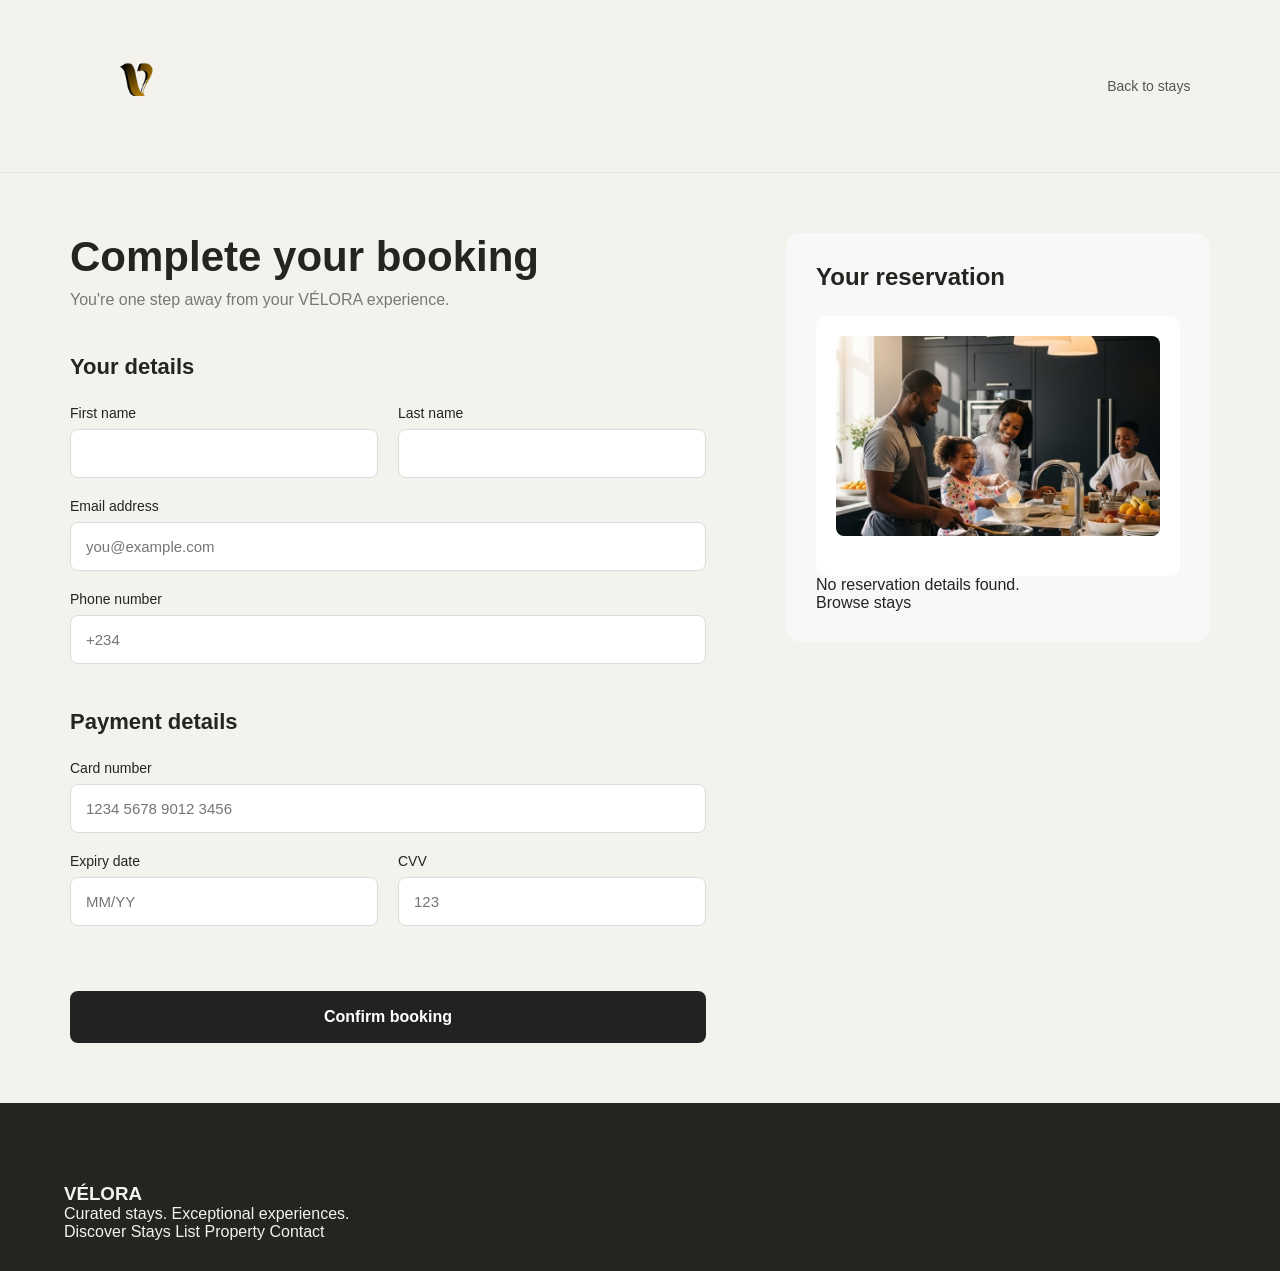
<file: booking.html>
<!DOCTYPE html>
<html lang="en">
<head>
    <meta charset="UTF-8">
    <meta name="viewport" content="width=device-width, initial-scale=1.0">

    <title>Complete Your Booking | VÉLORA</title>

<link rel="stylesheet" href="velora.css">
   <link rel="stylesheet" href="book.css">
</head>

<body>

    <header class="booking-header">
                   <div class="logo"><img src="logo-removebg-preview.png" class="logm"></div>

        <a href="stays.html" class="back-link">
            <i class="fa-solid fa-arrow-left"></i>
            Back to stays
        </a>
    </header>


    <main class="booking-container">

        <section class="booking-form-section">

            <h1>Complete your booking</h1>

            <p class="booking-subtitle">
                You're one step away from your VÉLORA experience.
            </p>


            <form id="bookingForm">

                <div class="form-section">

                    <h2>Your details</h2>

                    <div class="input-row">

                        <div class="input-group">
                            <label for="firstName">First name</label>
                            <input type="text" id="firstName" required>
                        </div>

                        <div class="input-group">
                            <label for="lastName">Last name</label>
                            <input type="text" id="lastName" required>
                        </div>

                    </div>


                    <div class="input-group">

                        <label for="email">Email address</label>

                        <input
                            type="email"
                            id="email"
                            placeholder="you@example.com"
                            required
                        >

                    </div>


                    <div class="input-group">

                        <label for="phone">Phone number</label>

                        <input
                            type="tel"
                            id="phone"
                            placeholder="+234"
                            required
                        >

                    </div>

                </div>


                <div class="form-section">

                    <h2>Payment details</h2>

                    <div class="input-group">

                        <label for="cardNumber">Card number</label>

                        <input
                            type="text"
                            id="cardNumber"
                            placeholder="1234 5678 9012 3456"
                            required
                        >

                    </div>


                    <div class="input-row">

                        <div class="input-group">

                            <label for="expiry">Expiry date</label>

                            <input
                                type="text"
                                id="expiry"
                                placeholder="MM/YY"
                                required
                            >

                        </div>


                        <div class="input-group">

                            <label for="cvv">CVV</label>

                            <input
                                type="text"
                                id="cvv"
                                placeholder="123"
                                required
                            >

                        </div>

                    </div>

                </div>


                <button type="submit" class="confirm-booking-btn">

                    Confirm booking

                </button>

            </form>

        </section>


        <aside class="booking-summary">

            <h2>Your reservation</h2>
            <div class="booking-details-card">
                <img src="f.jpeg" alt="" srcset="">
            </div>
            <div id="bookingDetails">

                <!-- Booking information will appear here -->

            </div>

        </aside>

    </main>
<footer class="footer">

    <div class="footer-content">

        <h3>VÉLORA</h3>

        <p>
            Curated stays. Exceptional experiences.
        </p>

        <div class="footer-links">

            <a href="discover.html">Discover</a>
            <a href="stays.html">Stays</a>
            <a href="list-property.html">List Property</a>
            <a href="contact.html">Contact</a>

        </div>

    </div>

</footer>
 <script src="book.js"></script>
 <script src="velora.js"></script>
</body>
</html>
</file>
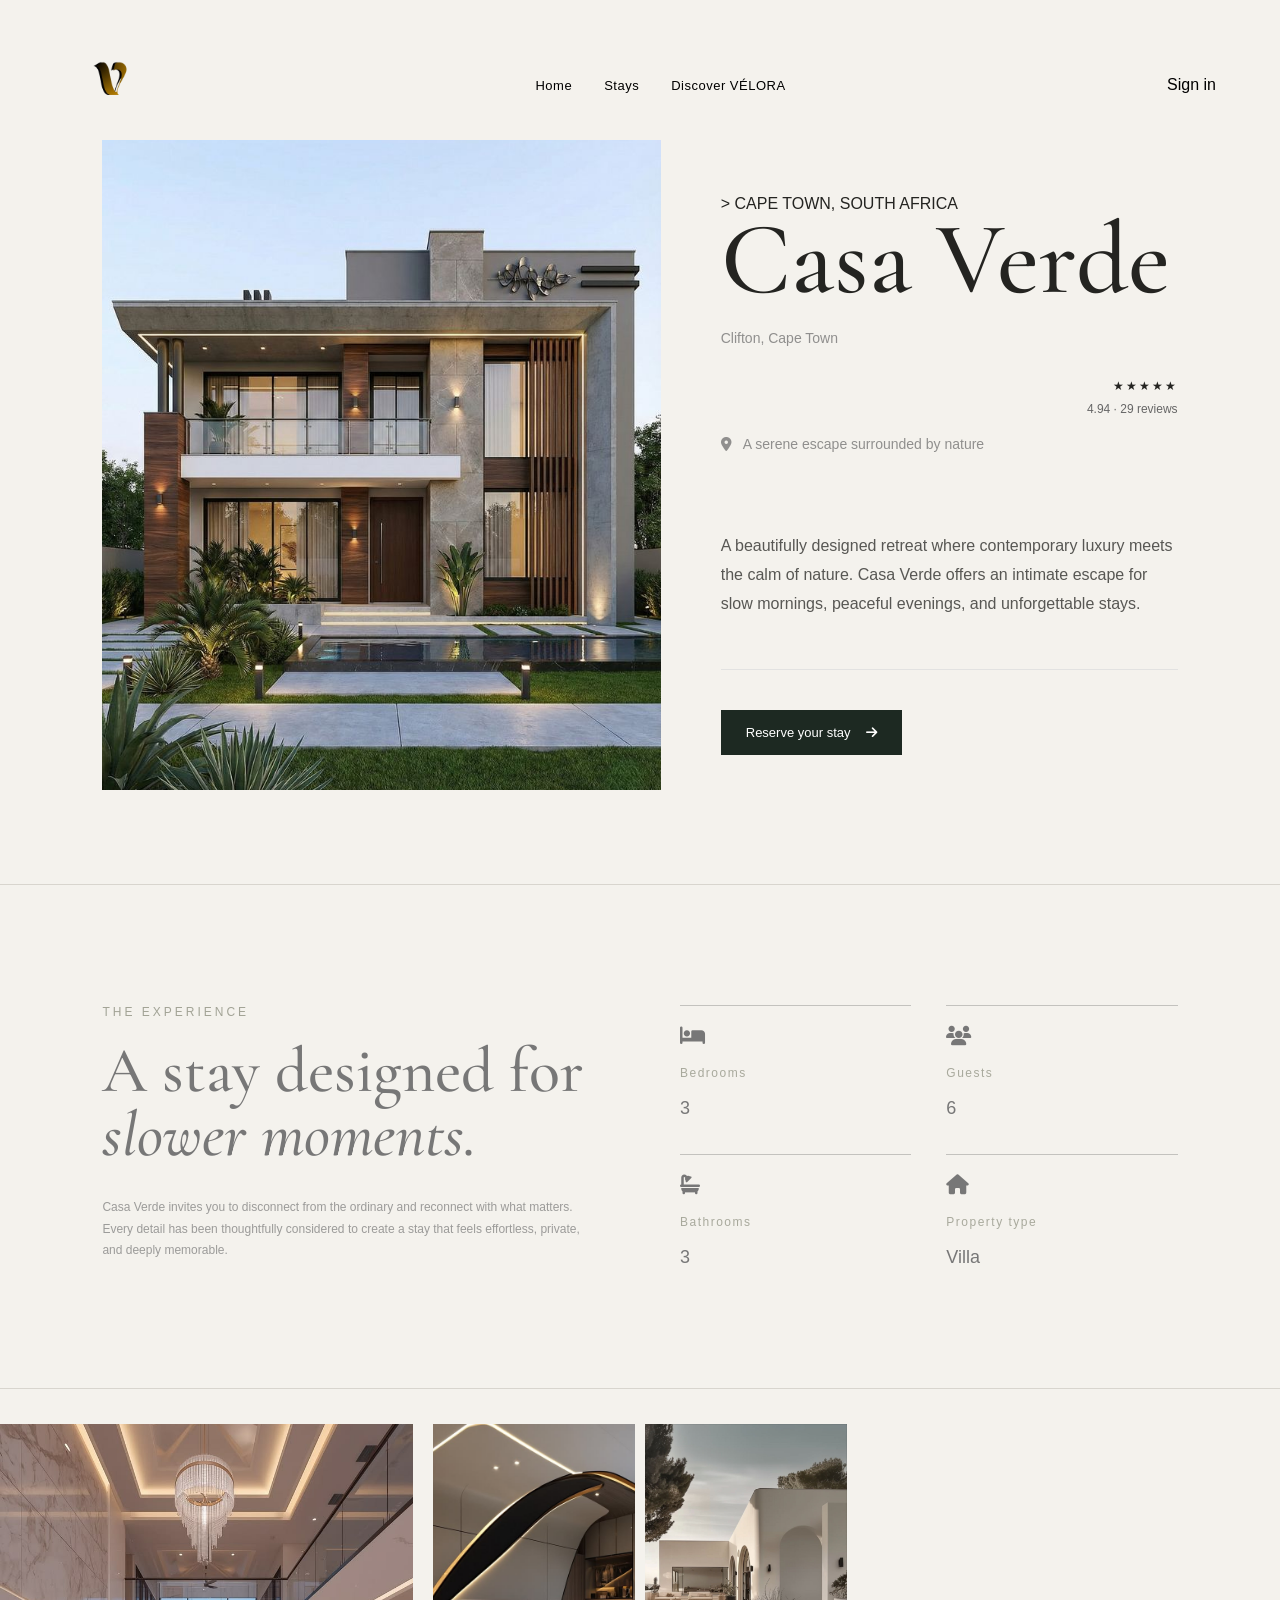
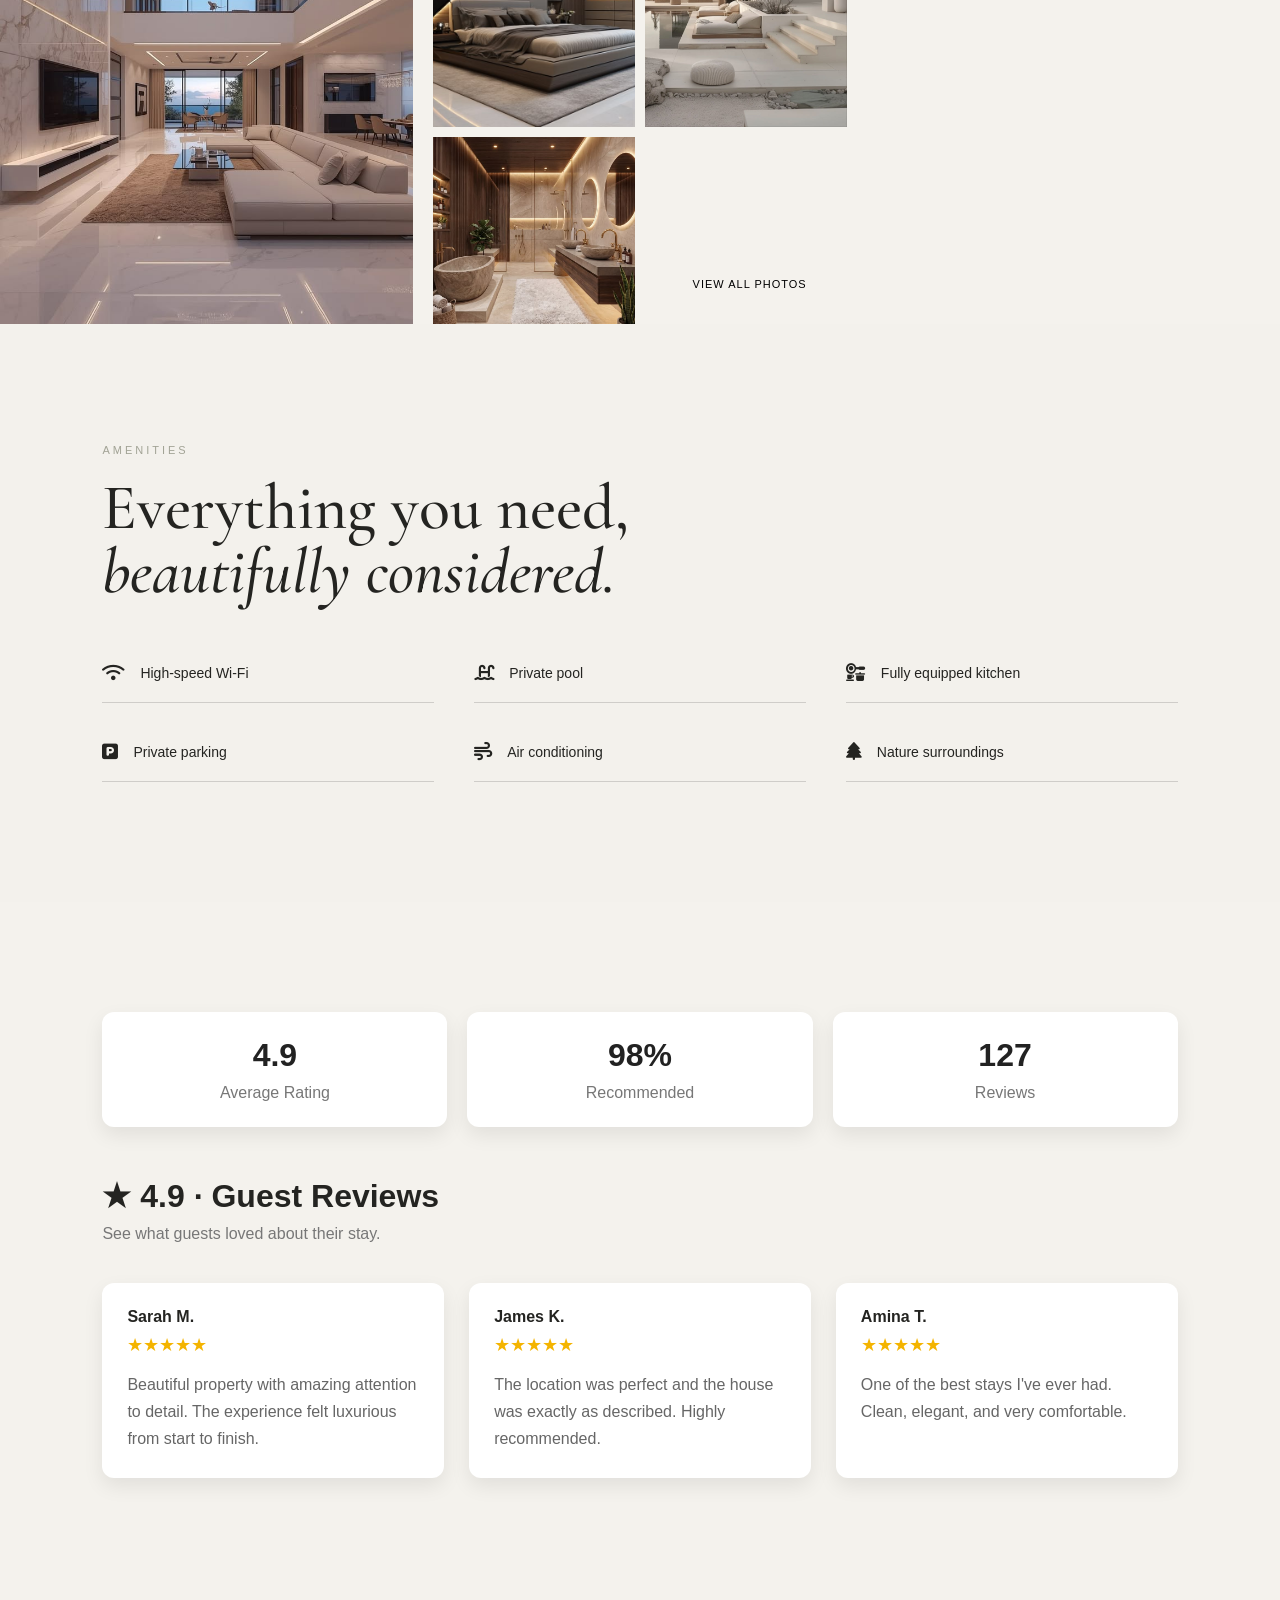
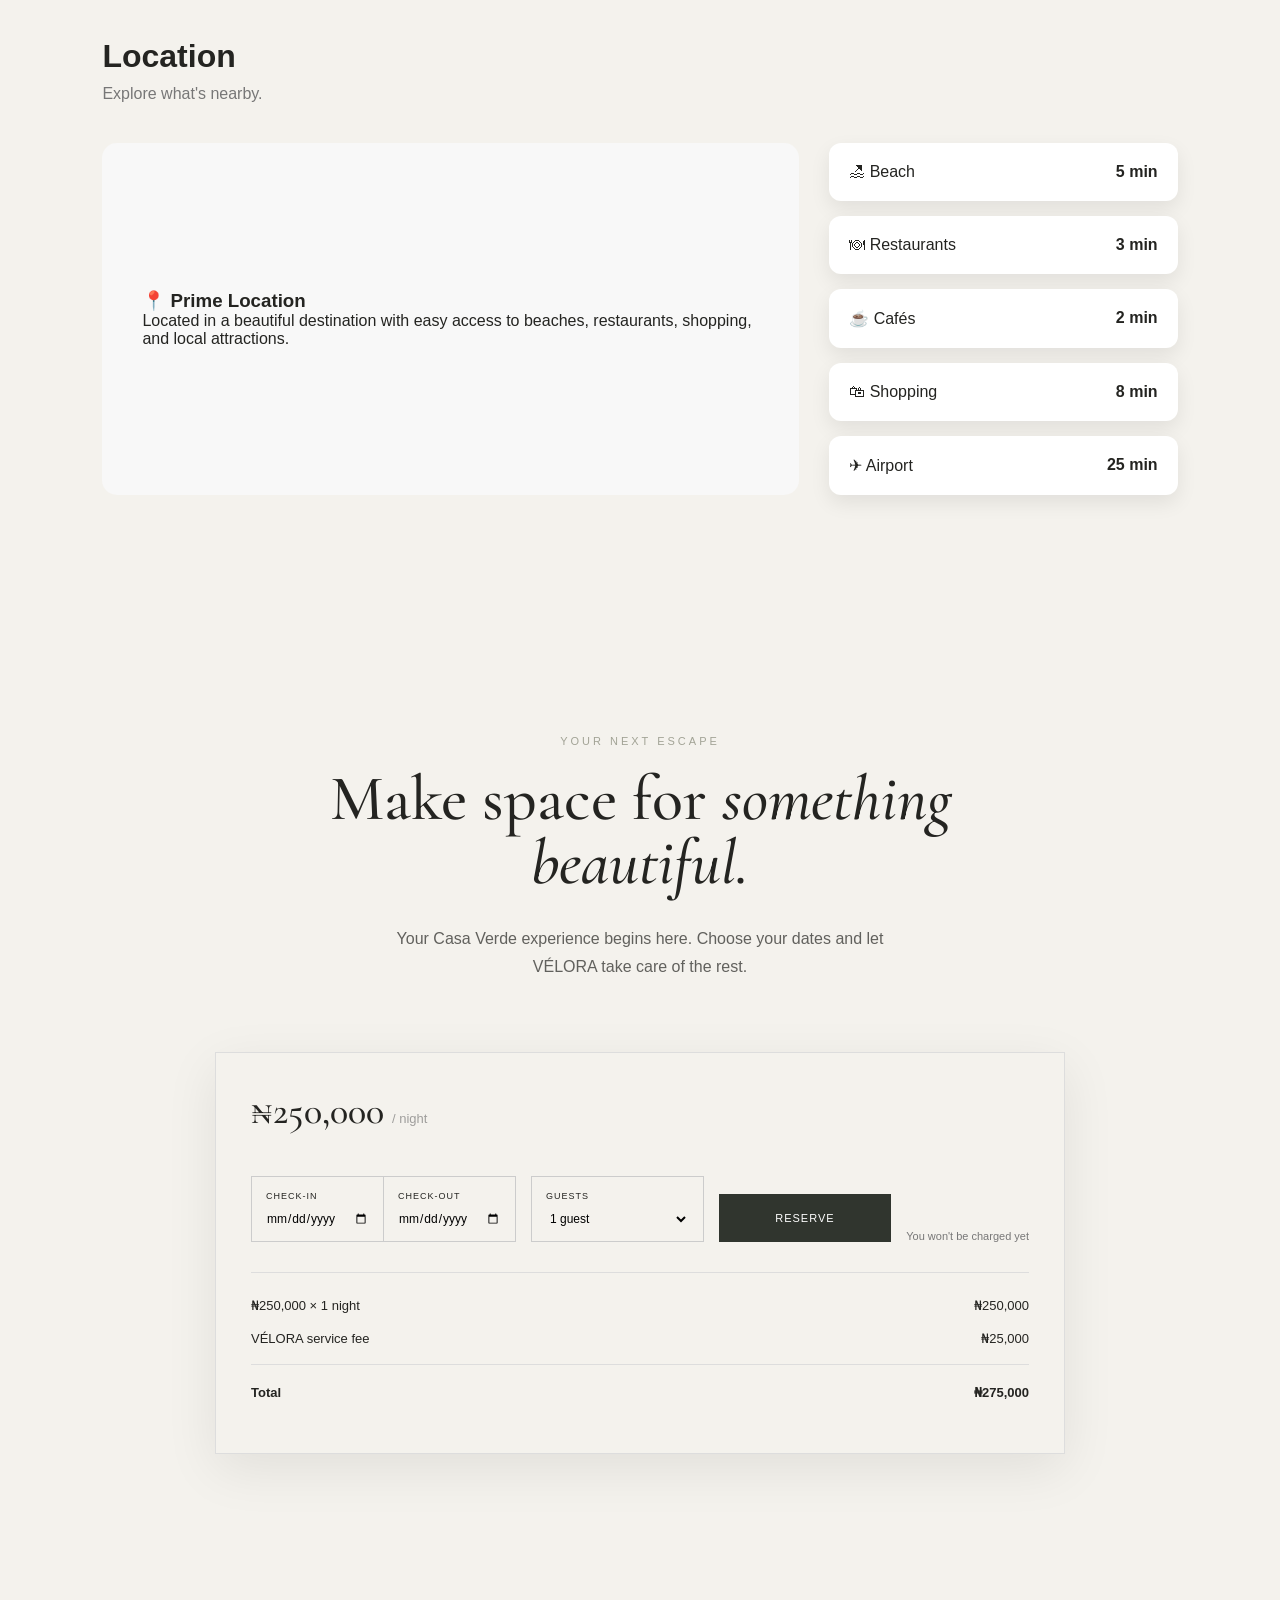
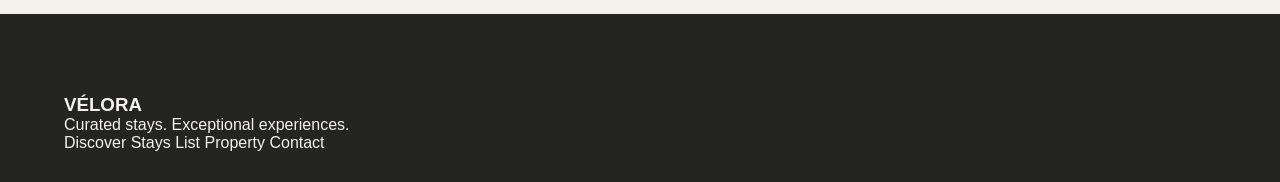
<file: casa-verde.html>
<!DOCTYPE html>
<html lang="en">
<head>
    <meta charset="UTF-8">
    <meta name="viewport" content="width=device-width, initial-scale=1.0">

    <title>Casa Verde | VÉLORA</title>

    <!-- Google Fonts -->
    <link rel="preconnect" href="https://fonts.googleapis.com">
    <link rel="preconnect" href="https://fonts.gstatic.com" crossorigin>

    <link href="https://fonts.googleapis.com/css2?family=Cormorant+Garamond:wght@400;500;600;700&family=Inter:wght@300;400;500;600&display=swap" rel="stylesheet">

    <!-- Font Awesome -->
    <link rel="stylesheet" href="https://cdnjs.cloudflare.com/ajax/libs/font-awesome/6.5.2/css/all.min.css">

    <!-- CSS -->
    <link rel="stylesheet" href="velora.css">
</head>

<body>

    <!-- HEADER -->
    <header class="navbar2">

                   <div class="logo"><img src="logo-removebg-preview.png" class="logm"></div>

        <nav class="nav-links">
            <a href="index.html">Home</a>
            <a href="stays.html">Stays</a>
            <a href="discover.html">Discover VÉLORA</a>
        </nav>

        <div class="nav-actions">
          

            <a href="sign.html" class="sign-in-btn">
                Sign in
            </a>

            <button class="menu-btn">
                <i class="fa-solid fa-bars"></i>
            </button>
        </div>

    </header>


    <!-- PROPERTY HERO -->
    <main>

        <section class="property-hero">

            <div class="property-hero-image">
                <img src="c.jpeg" alt="Casa Verde">
            </div>

            <div class="property-hero-content">

                <p class="section-label"
                   id="propertyCountry"></p>>
                    CAPE TOWN, SOUTH AFRICA
                </p>


                <h1>
                    Casa Verde
                </h1>
 <p class="property-location"
   id="propertyLocation">

    Clifton, Cape Town

</p>

            <div class="property-rating">

                <span>
                    ★★★★★
                </span>
<p id="propertyRating">
    4.94 · 29 reviews
</p>
            </div>
                <p class="property-location">
                    <i class="fa-solid fa-location-dot"></i>
                    A serene escape surrounded by nature
                </p>

                <p class="property-description">
                    A beautifully designed retreat where contemporary luxury
                    meets the calm of nature. Casa Verde offers an intimate
                    escape for slow mornings, peaceful evenings, and unforgettable stays.
                </p>

                <a href="#booking" class="primary-btn">
                    Reserve your stay
                    <i class="fa-solid fa-arrow-right"></i>
                </a>

            </div>

        </section>


        <!-- PROPERTY DETAILS -->
        <section class="property-details">

            <div class="details-intro">

                <p class="section-label">
                    THE EXPERIENCE
                </p>

                <h2>
                    A stay designed for
                    <em>slower moments.</em>
                </h2>

                <p>
                    Casa Verde invites you to disconnect from the ordinary
                    and reconnect with what matters. Every detail has been
                    thoughtfully considered to create a stay that feels
                    effortless, private, and deeply memorable.
                </p>

            </div>


            <div class="property-info-grid">

                <div class="info-item">
                    <i class="fa-solid fa-bed"></i>
                    <span>Bedrooms</span>
                    <strong>3</strong>
                </div>

                <div class="info-item">
                    <i class="fa-solid fa-users"></i>
                    <span>Guests</span>
                    <strong>6</strong>
                </div>

                <div class="info-item">
                    <i class="fa-solid fa-bath"></i>
                    <span>Bathrooms</span>
                    <strong>3</strong>
                </div>

                <div class="info-item">
                    <i class="fa-solid fa-house"></i>
                    <span>Property type</span>
                    <strong>Villa</strong>
                </div>

            </div>

        </section>


        <!-- GALLERY -->
   

        <!-- IMAGE GALLERY -->

        <section class="gallery-grid">

            <div class="gallery-main">
<img id="mainPropertyImage"
     src="ca1.jpeg"
     alt="The Olive Residence">

            </div>


            <div class="gallery-small">

                <img src="ca2.jpeg"
                     alt="Living room">

                <img src="ca3.jpeg"
                     alt="Bedroom">
  <div class="gs">
                 <img src="ca4.jpeg"
                     alt="Outdoor area"></div>
                     

              <a href="photo-casa.html">
                  <button class="view-gallery-btn">

                    View all photos

                </button>

              </a>
            </div>

        </section>


        <!-- AMENITIES -->
        <section class="amenities-section">

            <div class="amenities-heading">

                <p class="section-label">
                    AMENITIES
                </p>

                <h2>
                    Everything you need,
                    <em>beautifully considered.</em>
                </h2>

            </div>


            <div class="amenities-grid">

                <div class="amenity">
                    <i class="fa-solid fa-wifi"></i>
                    <span>High-speed Wi-Fi</span>
                </div>

                <div class="amenity">
                    <i class="fa-solid fa-water-ladder"></i>
                    <span>Private pool</span>
                </div>

                <div class="amenity">
                    <i class="fa-solid fa-kitchen-set"></i>
                    <span>Fully equipped kitchen</span>
                </div>

                <div class="amenity">
                    <i class="fa-solid fa-square-parking"></i>
                    <span>Private parking</span>
                </div>

                <div class="amenity">
                    <i class="fa-solid fa-wind"></i>
                    <span>Air conditioning</span>
                </div>

                <div class="amenity">
                    <i class="fa-solid fa-tree"></i>
                    <span>Nature surroundings</span>
                </div>

            </div>

        </section>

        <section class="reviews-section">

<div class="review-stats">

    <div class="stat-card">
        <h3>4.9</h3>
        <p>Average Rating</p>
    </div>

    <div class="stat-card">
        <h3>98%</h3>
        <p>Recommended</p>
    </div>

    <div class="stat-card">
        <h3>127</h3>
        <p>Reviews</p>
    </div>

</div>

    <div class="reviews-header">

        <h2>★ 4.9 · Guest Reviews</h2>

        <p>See what guests loved about their stay.</p>

    </div>

    <div class="reviews-grid">

        <div class="review-card">

            <h4>Sarah M.</h4>

            <span>★★★★★</span>

            <p>
                Beautiful property with amazing attention to detail.
                The experience felt luxurious from start to finish.
            </p>

        </div>

        <div class="review-card">

            <h4>James K.</h4>

            <span>★★★★★</span>

            <p>
                The location was perfect and the house was exactly
                as described. Highly recommended.
            </p>

        </div>

        <div class="review-card">

            <h4>Amina T.</h4>

            <span>★★★★★</span>

            <p>
                One of the best stays I've ever had.
                Clean, elegant, and very comfortable.
            </p>

        </div>

    </div>

</section>
<section class="location-section">

    <div class="section-title">
        <h2>Location</h2>
        <p>Explore what's nearby.</p>
    </div>

    <div class="location-grid">

        <div class="map-placeholder">

            <h3>📍 Prime Location</h3>

            <p>
                Located in a beautiful destination with easy access
                to beaches, restaurants, shopping, and local attractions.
            </p>

        </div>

        <div class="nearby-places">

            <div class="place-item">
                <span>🏖 Beach</span>
                <strong>5 min</strong>
            </div>

            <div class="place-item">
                <span>🍽 Restaurants</span>
                <strong>3 min</strong>
            </div>

            <div class="place-item">
                <span>☕ Cafés</span>
                <strong>2 min</strong>
            </div>

            <div class="place-item">
                <span>🛍 Shopping</span>
                <strong>8 min</strong>
            </div>

            <div class="place-item">
                <span>✈ Airport</span>
                <strong>25 min</strong>
            </div>

        </div>

    </div>

</section>

        <!-- BOOKING -->
       <!-- BOOKING -->
<section class="booking-section" id="booking">

    <div class="booking-content">

        <p class="section-label">
            YOUR NEXT ESCAPE
        </p>

        <h2>
            Make space for
            <em>something beautiful.</em>
        </h2>

        <p>
            Your Casa Verde experience begins here.
            Choose your dates and let VÉLORA take care of the rest.
        </p>

    </div>


    <!-- BOOKING CARD -->

            <aside class="booking-card">

                <div class="booking-price">

                    <strong id="propertyPrice">
    ₦250,000
</strong>
                    <span>
                        / night
                    </span>

                </div>


                <div class="booking-form">


                    <div class="booking-dates">

                        <div>

                            <label>
                                CHECK-IN
                            </label>

                            <input
                                type="date"
                                id="checkIn"
                            >

                        </div>


                        <div>

                            <label>
                                CHECK-OUT
                            </label>

                            <input
                                type="date"
                                id="checkOut"
                            >

                        </div>

                    </div>


                    <div class="guest-selector">

                        <label>
                            GUESTS
                        </label>

                        <select id="guestCount">

                            <option value="1">
                                1 guest
                            </option>

                            <option value="2">
                                2 guests
                            </option>

                            <option value="3">
                                3 guests
                            </option>

                            <option value="4">
                                4 guests
                            </option>

                        </select>

                    </div>


                    <button
                        class="reserve-btn"
                        id="reserveButton">

                        Reserve

                    </button>


                    <p class="booking-note">

                        You won't be charged yet

                    </p>

                </div>


                <div class="price-breakdown">

                    <div>

                        <span>
                            ₦250,000 ×
                            <span id="nightCount">
                                1
                            </span>
                            night
                        </span>

                        <span id="stayTotal">
                            ₦250,000
                        </span>

                    </div>


                    <div>

                        <span>
                            VÉLORA service fee
                        </span>

                        <span>
                            ₦25,000
                        </span>

                    </div>


                    <div class="total-price">

                        <strong>
                            Total
                        </strong>

                        <strong id="totalPrice">
                            ₦275,000
                        </strong>

                    </div>

                </div>

            </aside>

        </section>

    </main>


    <footer class="footer">

    <div class="footer-content">

        <h3>VÉLORA</h3>

        <p>
            Curated stays. Exceptional experiences.
        </p>

        <div class="footer-links">

            <a href="discover.html">Discover</a>
            <a href="stays.html">Stays</a>
            <a href="list-property.html">List Property</a>
            <a href="contact.html">Contact</a>

        </div>

    </div>

</footer>
  
    <script src="velora.js"></script>

</body>

</html>
</file>
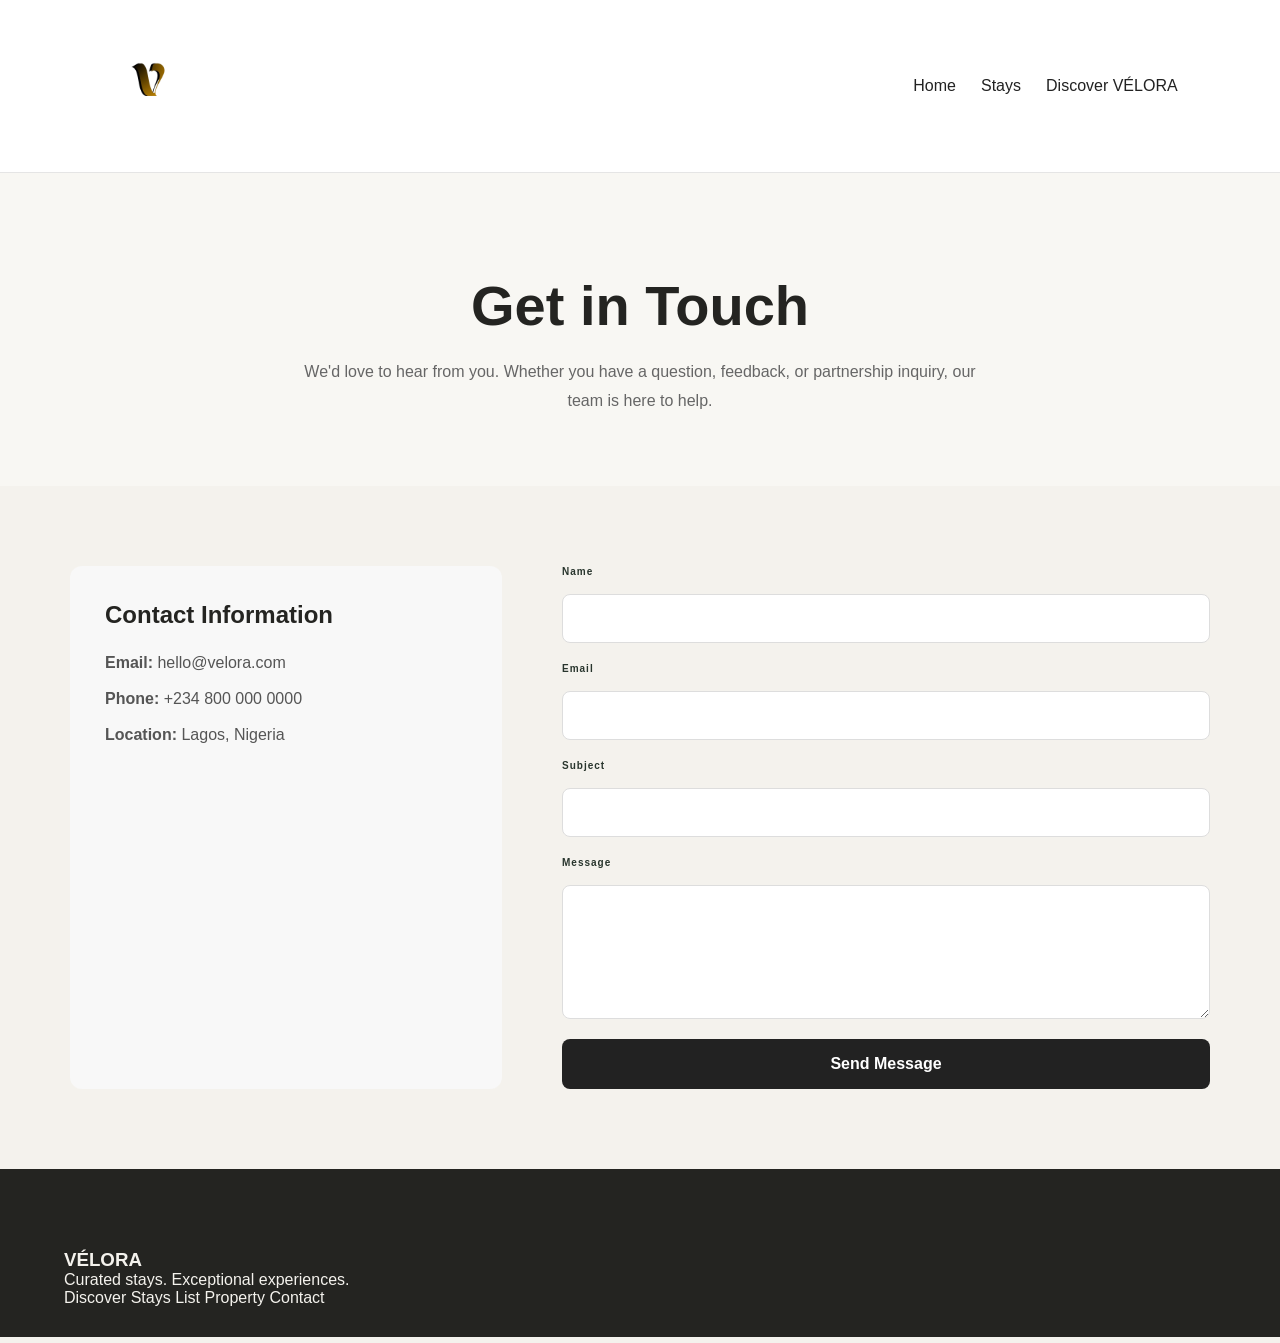
<file: contact.html>
<!DOCTYPE html>
<html lang="en">
<head>
    <meta charset="UTF-8">
    <meta name="viewport" content="width=device-width, initial-scale=1.0">
    <title>Contact Us | VÉLORA</title>

    <link rel="stylesheet" href="velora.css">
    <link rel="stylesheet" href="contact.css">
</head>
<body>

<header class="contact-header">

                   <div class="logo"><img src="logo-removebg-preview.png" class="logm"></div>

    <nav>
        <a href="index.html">Home</a>
        <a href="stays.html">Stays</a>
        <a href="discover.html">Discover VÉLORA</a>
    </nav>

</header>


<section class="contact-hero">

    <h1>Get in Touch</h1>

    <p>
        We'd love to hear from you. Whether you have a question,
        feedback, or partnership inquiry, our team is here to help.
    </p>

</section>


<section class="contact-container">

    <div class="contact-info">

        <h2>Contact Information</h2>

        <p><strong>Email:</strong> hello@velora.com</p>

        <p><strong>Phone:</strong> +234 800 000 0000</p>

        <p><strong>Location:</strong> Lagos, Nigeria</p>

    </div>


    <form class="contact-form">

        <div class="form-group">
            <label>Name</label>
            <input type="text" required>
        </div>

        <div class="form-group">
            <label>Email</label>
            <input type="email" required>
        </div>

        <div class="form-group">
            <label>Subject</label>
            <input type="text" required>
        </div>

        <div class="form-group">
            <label>Message</label>
            <textarea rows="6" required></textarea>
        </div>

        <button type="submit" class="send-btn">
            Send Message
        </button>

    </form>

</section>
<footer class="footer">

    <div class="footer-content">

        <h3>VÉLORA</h3>

        <p>
            Curated stays. Exceptional experiences.
        </p>

        <div class="footer-links">

            <a href="discover.html">Discover</a>
            <a href="stays.html">Stays</a>
            <a href="list-property.html">List Property</a>
            <a href="contact.html">Contact</a>

        </div>

    </div>

</footer>

<script src="contact.js"></script>
    <script src="velora.js"></script>

</body>
</html>
</file>
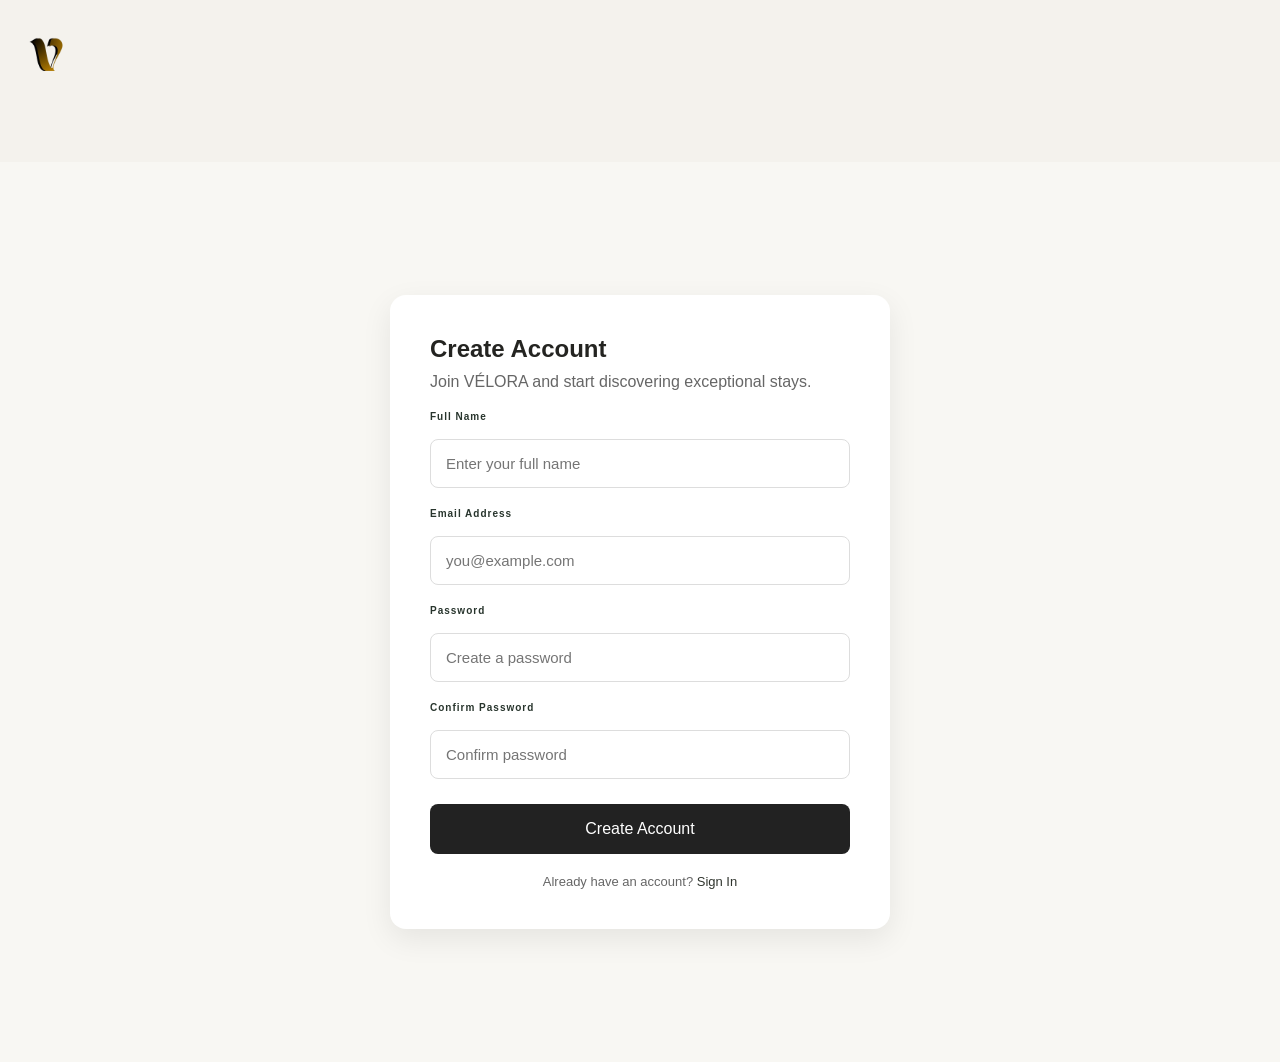
<file: create.html>
<!DOCTYPE html>
<html lang="en">
<head>
    <meta charset="UTF-8">
    <meta name="viewport" content="width=device-width, initial-scale=1.0">
    <title>Create Account | VÉLORA</title>

<link rel="stylesheet"
          href="velora.css">
    <link rel="stylesheet" href="create.css">
</head>
<body>

<header class="auth-header">

                   <div class="logo"><img src="logo-removebg-preview.png" class="logm"></div>


</header>

<section class="auth-container">

    <div class="auth-card">

        <h1>Create Account</h1>

        <p>
            Join VÉLORA and start discovering exceptional stays.
        </p>

        <form id="createAccountForm">

            <div class="form-group">
                <label>Full Name</label>
                <input
                    type="text"
                    id="fullName"
                    placeholder="Enter your full name"
                    required
                >
            </div>

            <div class="form-group">
                <label>Email Address</label>
                <input
                    type="email"
                    id="email"
                    placeholder="you@example.com"
                    required
                >
            </div>

            <div class="form-group">
                <label>Password</label>
                <input
                    type="password"
                    id="password"
                    placeholder="Create a password"
                    required
                >
            </div>

            <div class="form-group">
                <label>Confirm Password</label>
                <input
                    type="password"
                    id="confirmPassword"
                    placeholder="Confirm password"
                    required
                >
            </div>

            <button type="submit" class="create-account-btn">
                Create Account
            </button>

        </form>

        <p class="auth-footer">
            Already have an account?
            <a href="sign.html">Sign In</a>
        </p>

    </div>

</section>

<script src="create.js"></script>
    <script src="velora.js"></script>


</body>
</html>
</file>
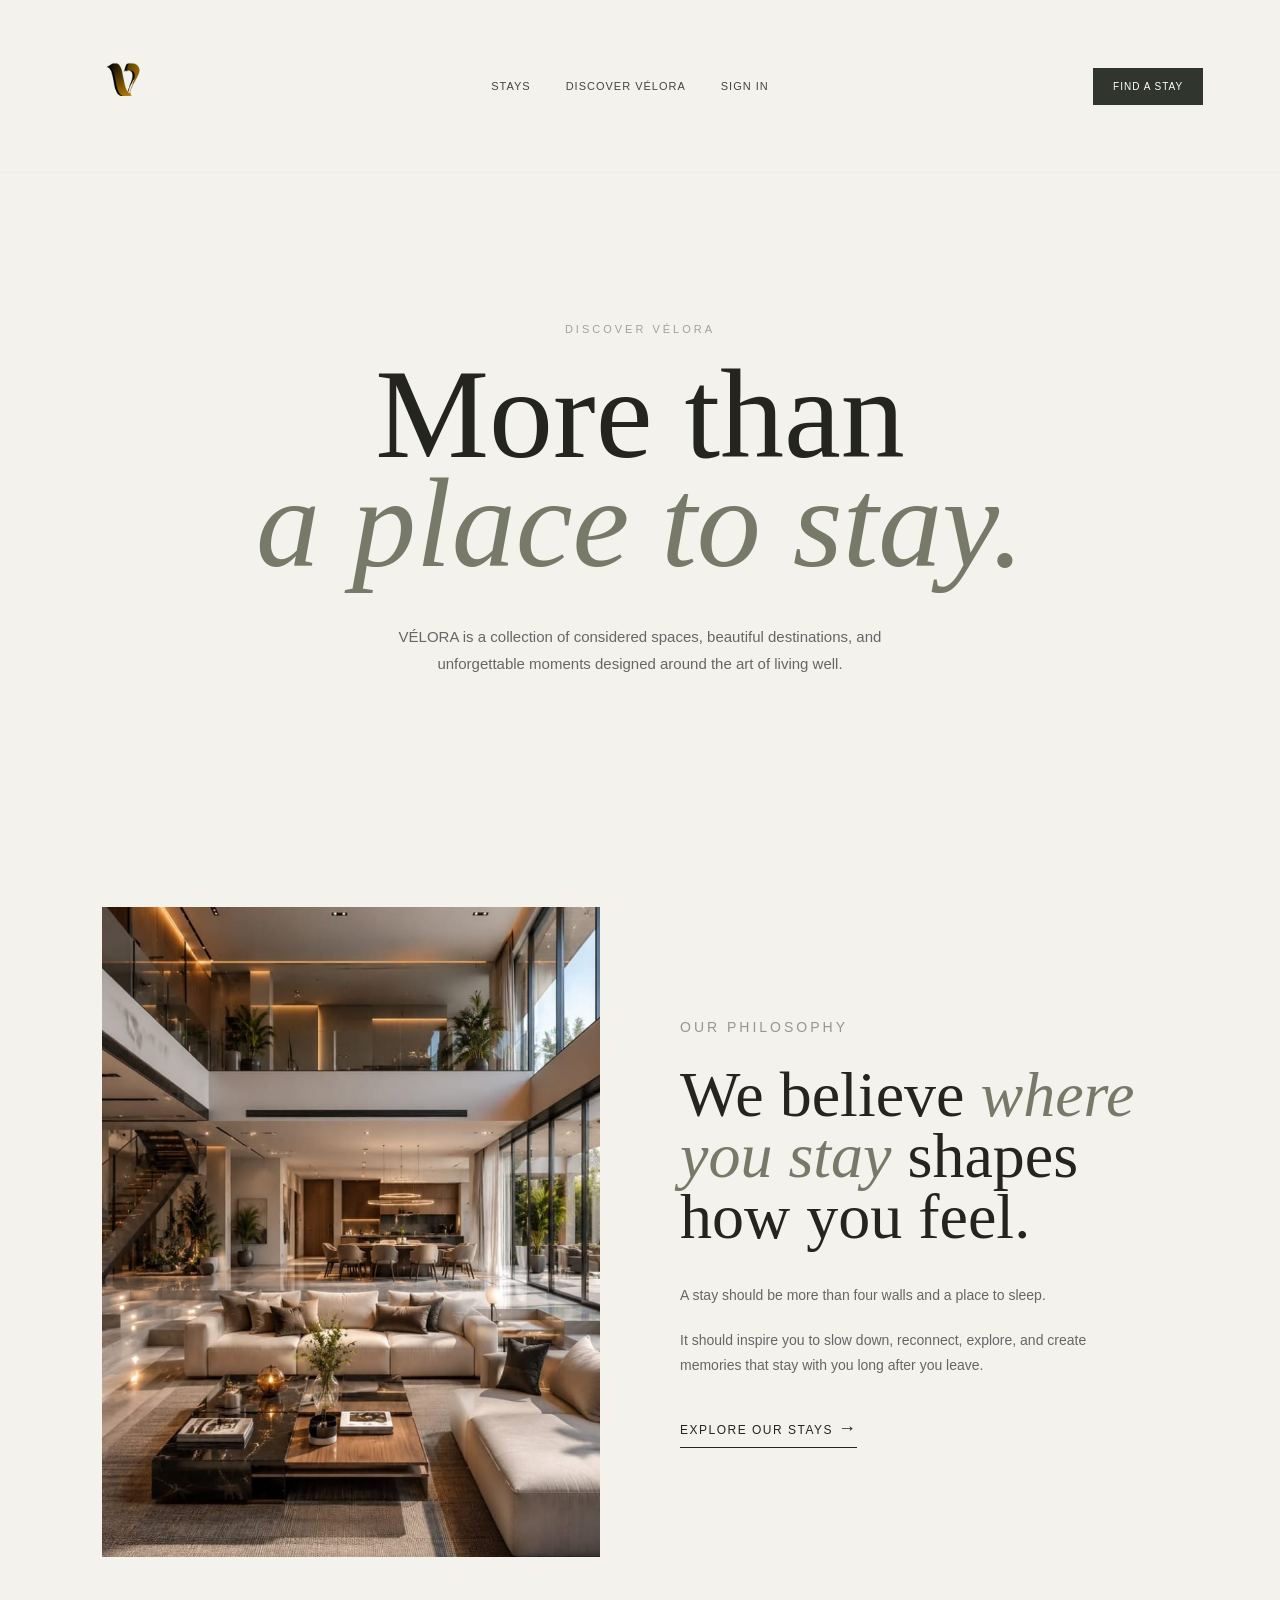
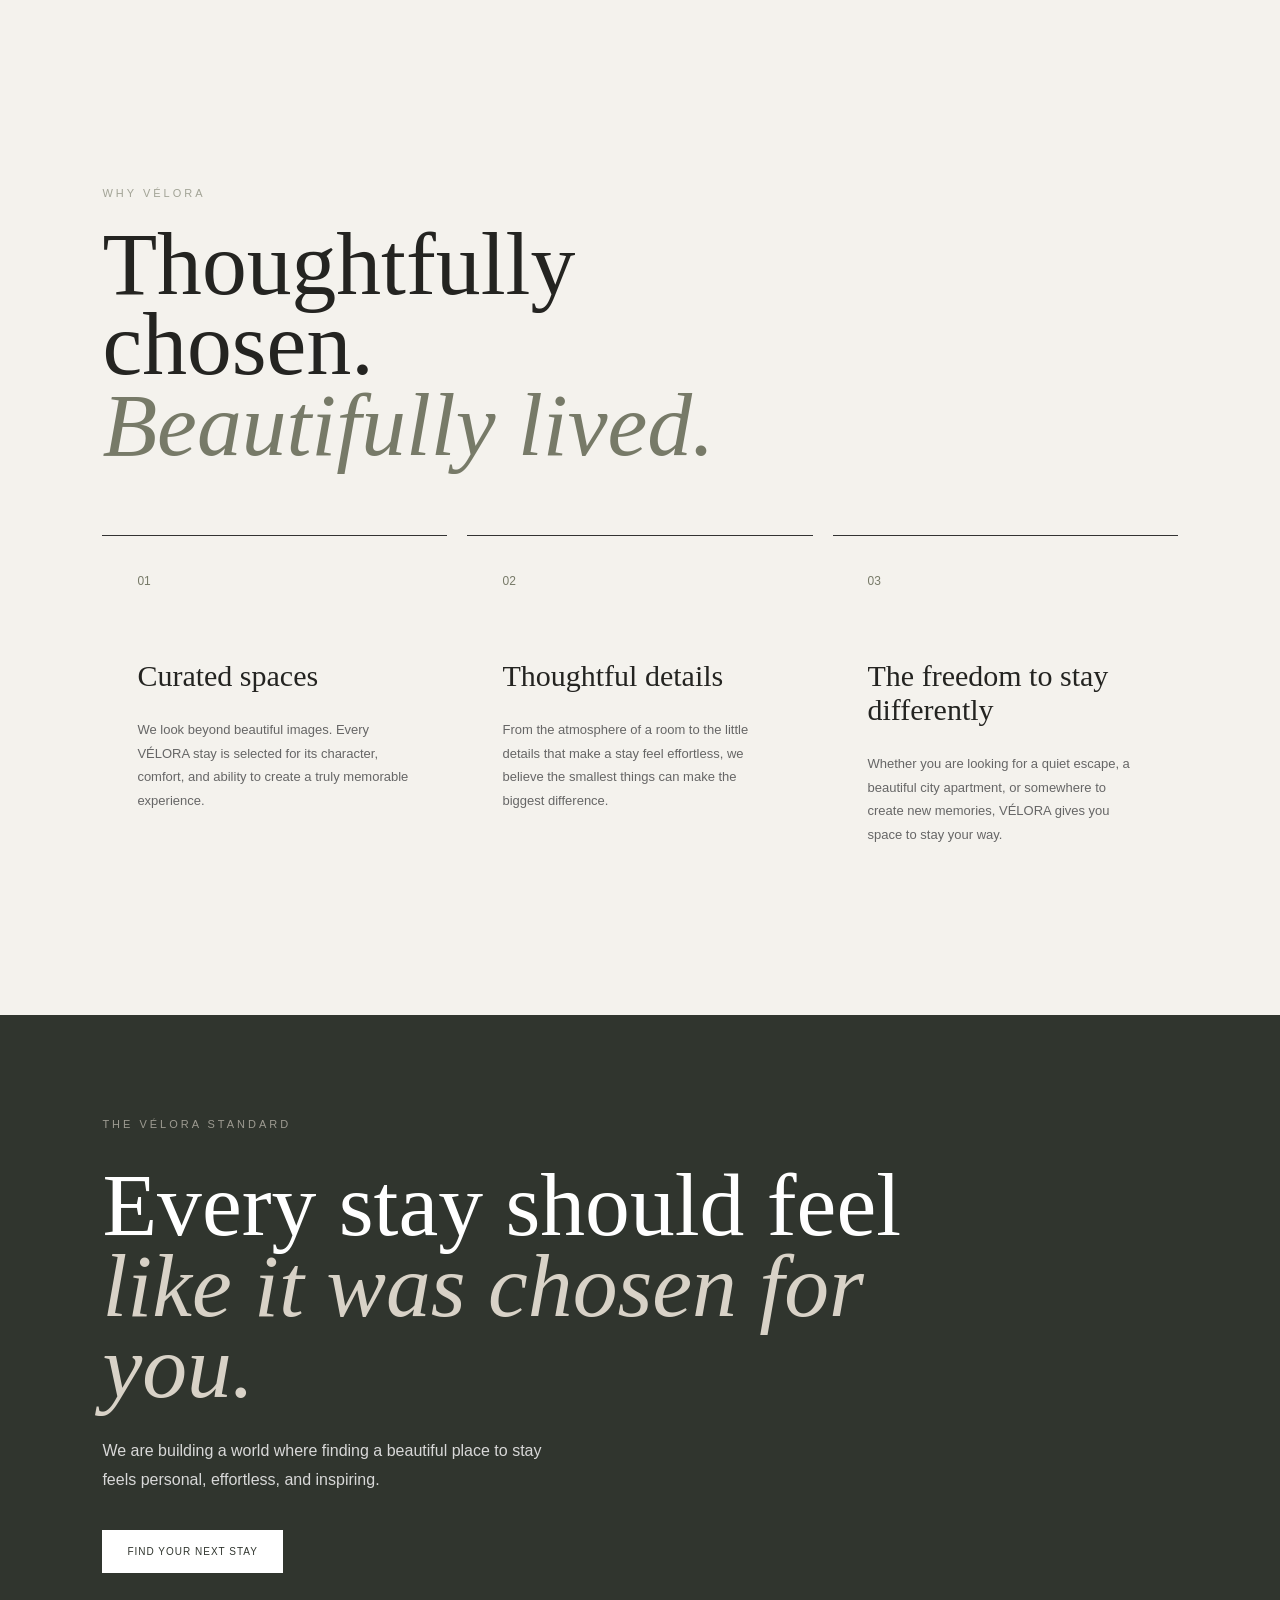
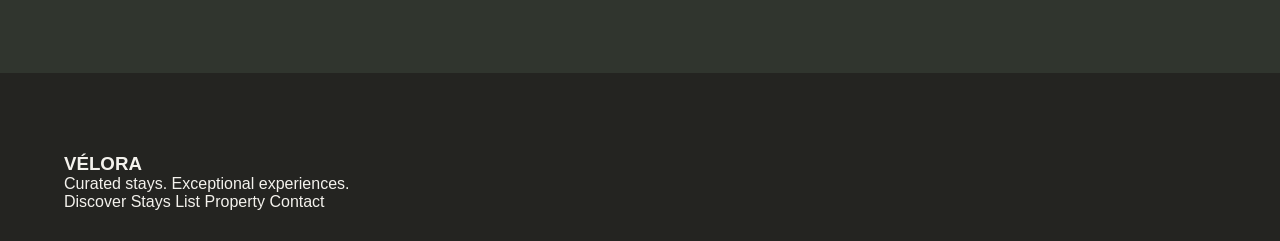
<file: discover.html>
<!DOCTYPE html>
<html lang="en">

<head>

    <meta charset="UTF-8">

    <meta
        name="viewport"
        content="width=device-width, initial-scale=1.0"
    >

    <title>
        Discover VÉLORA
    </title>
 <link rel="stylesheet" href="velora.css">

    <link rel="stylesheet" href="responsive.css">

</head>


<body>


    <!-- NAVBAR -->

    <header class="about-navbar">

                   <div class="logo"><img src="logo-removebg-preview.png" class="logm"></div>


        <nav>

            <a href="stays.html">
                STAYS
            </a>

            <a href="discover.html">
                DISCOVER VÉLORA
            </a>

            <a href="sign.html">
                SIGN IN
            </a>

        </nav>


        <a
            href="stays.html"
            class="nav-book-button"
        >

            FIND A STAY

        </a>

    </header>


    <!-- HERO -->

    <main>


        <section class="about-hero">


            <p class="section-label">

                DISCOVER VÉLORA

            </p>


            <h1>

                More than
                <em>a place to stay.</em>

            </h1>


            <p class="about-hero-text">

                VÉLORA is a collection of considered spaces,
                beautiful destinations, and unforgettable
                moments designed around the art of living well.

            </p>


        </section>


        <!-- INTRODUCTION -->

        <section class="about-introduction">


            <div class="about-image">

                <img
                    src="2.jpeg"
                    alt="Beautiful VÉLORA interior"
                >

            </div>


            <div class="about-introduction-content">

                <p class="section-label">

                    OUR PHILOSOPHY

                </p>


                <h2>

                    We believe
                    <em>where you stay</em>
                    shapes how you feel.

                </h2>


                <p>

                    A stay should be more than four walls
                    and a place to sleep.

                </p>


                <p>

                    It should inspire you to slow down,
                    reconnect, explore, and create memories
                    that stay with you long after you leave.

                </p>


                <a
                    href="stays.html"
                    class="text-link"
                >

                    EXPLORE OUR STAYS
                    <span>→</span>

                </a>

            </div>

        </section>


        <!-- WHY VÉLORA -->

        <section class="why-velora">


            <div class="why-velora-header">

                <p class="section-label">

                    WHY VÉLORA

                </p>


                <h2>

                    Thoughtfully chosen.
                    <em>Beautifully lived.</em>

                </h2>

            </div>


            <div class="why-velora-grid">


                <article class="why-card">

                    <span class="why-number">
                        01
                    </span>


                    <h3>

                        Curated spaces

                    </h3>


                    <p>

                        We look beyond beautiful images.
                        Every VÉLORA stay is selected for
                        its character, comfort, and ability
                        to create a truly memorable experience.

                    </p>

                </article>


                <article class="why-card">

                    <span class="why-number">
                        02
                    </span>


                    <h3>

                        Thoughtful details

                    </h3>


                    <p>

                        From the atmosphere of a room to
                        the little details that make a stay
                        feel effortless, we believe the
                        smallest things can make the biggest
                        difference.

                    </p>

                </article>


                <article class="why-card">

                    <span class="why-number">
                        03
                    </span>


                    <h3>

                        The freedom to stay differently

                    </h3>


                    <p>

                        Whether you are looking for a quiet
                        escape, a beautiful city apartment,
                        or somewhere to create new memories,
                        VÉLORA gives you space to stay your way.

                    </p>

                </article>


            </div>

        </section>


        <!-- VÉLORA STANDARD -->

        <section class="velora-standard">


            <div class="velora-standard-content">

                <p class="section-label">

                    THE VÉLORA STANDARD

                </p>


                <h2>

                    Every stay should feel
                    <em>like it was chosen for you.</em>

                </h2>


                <p>

                    We are building a world where finding
                    a beautiful place to stay feels personal,
                    effortless, and inspiring.

                </p>


                <a
                    href="stays.html"
                    class="standard-button"
                >

                    FIND YOUR NEXT STAY

                </a>

            </div>


        </section>


    </main>


    <!-- FOOTER -->

    <footer class="footer">

    <div class="footer-content">

        <h3>VÉLORA</h3>

        <p>
            Curated stays. Exceptional experiences.
        </p>

        <div class="footer-links">

            <a href="discover.html">Discover</a>
            <a href="stays.html">Stays</a>
            <a href="list-property.html">List Property</a>
            <a href="contact.html">Contact</a>

        </div>

    </div>

</footer>
 <script src="velora.js"></script>

</body>

</html>
</file>
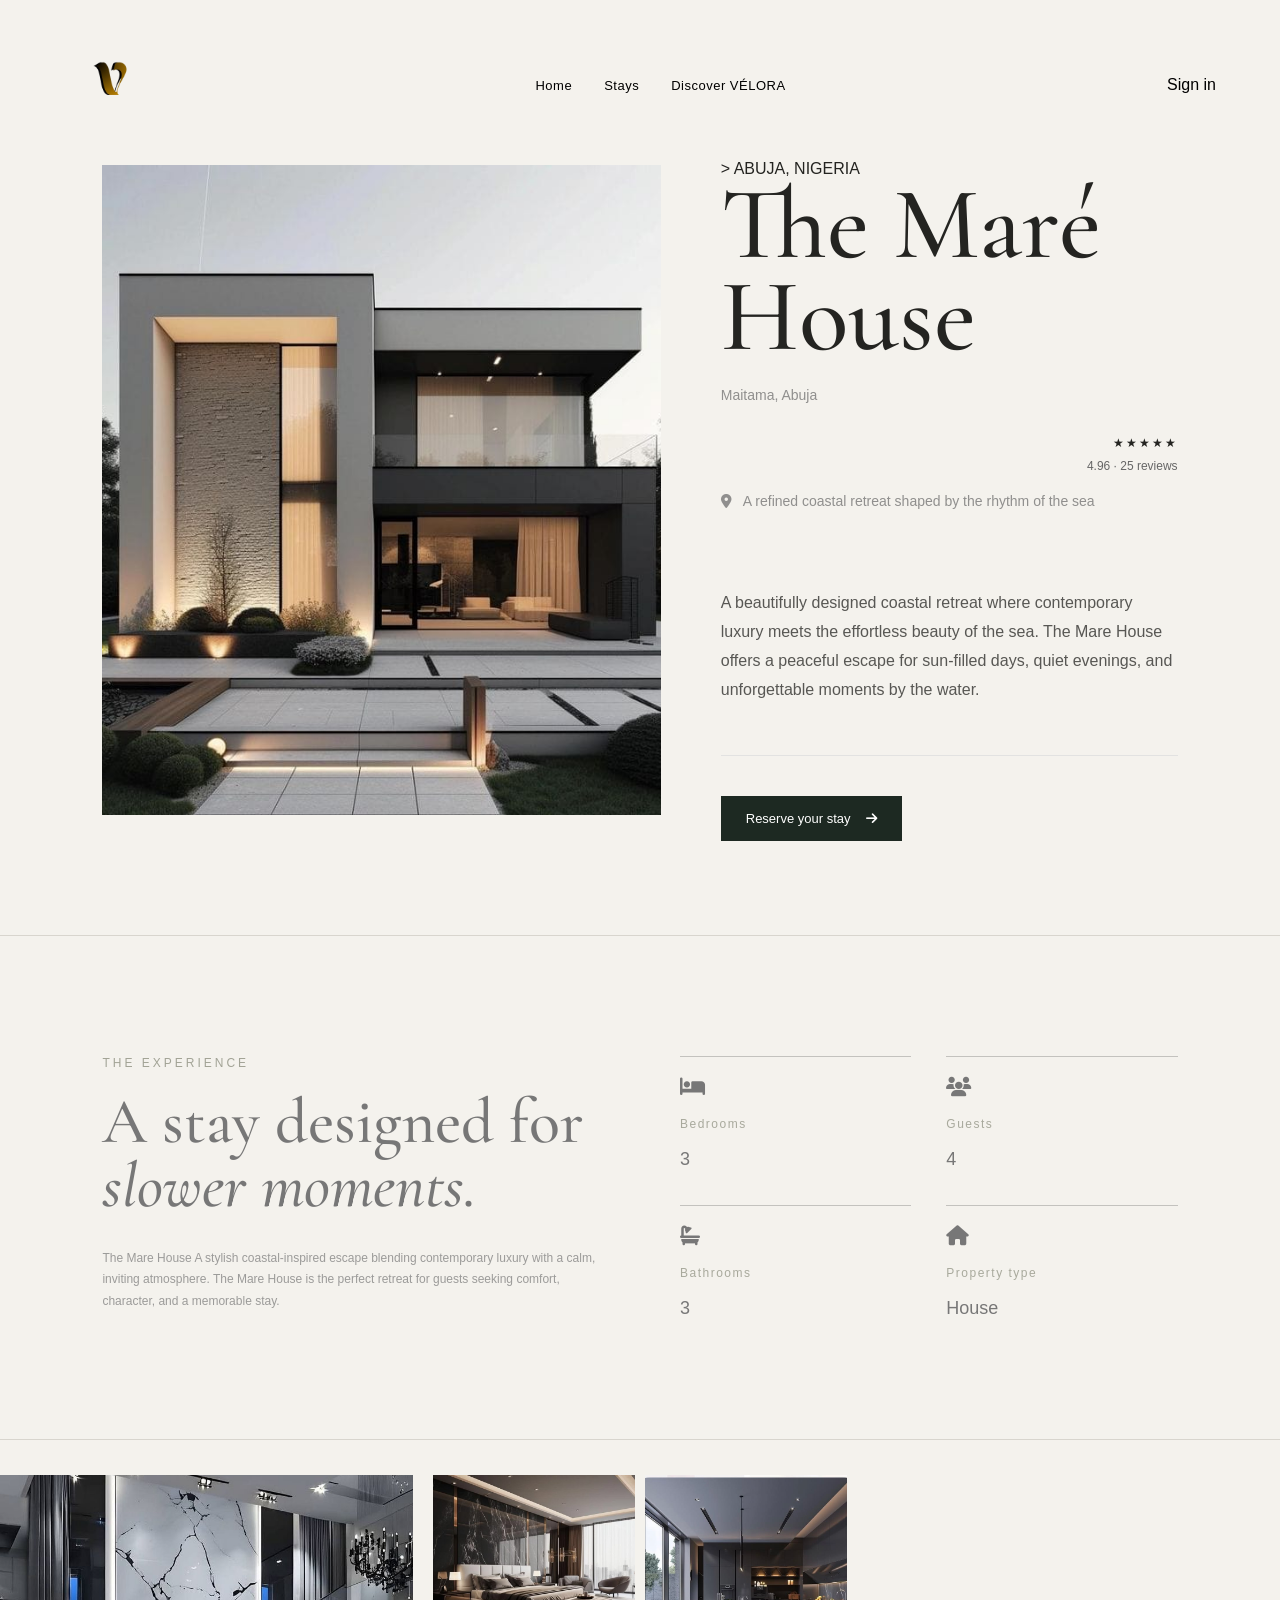
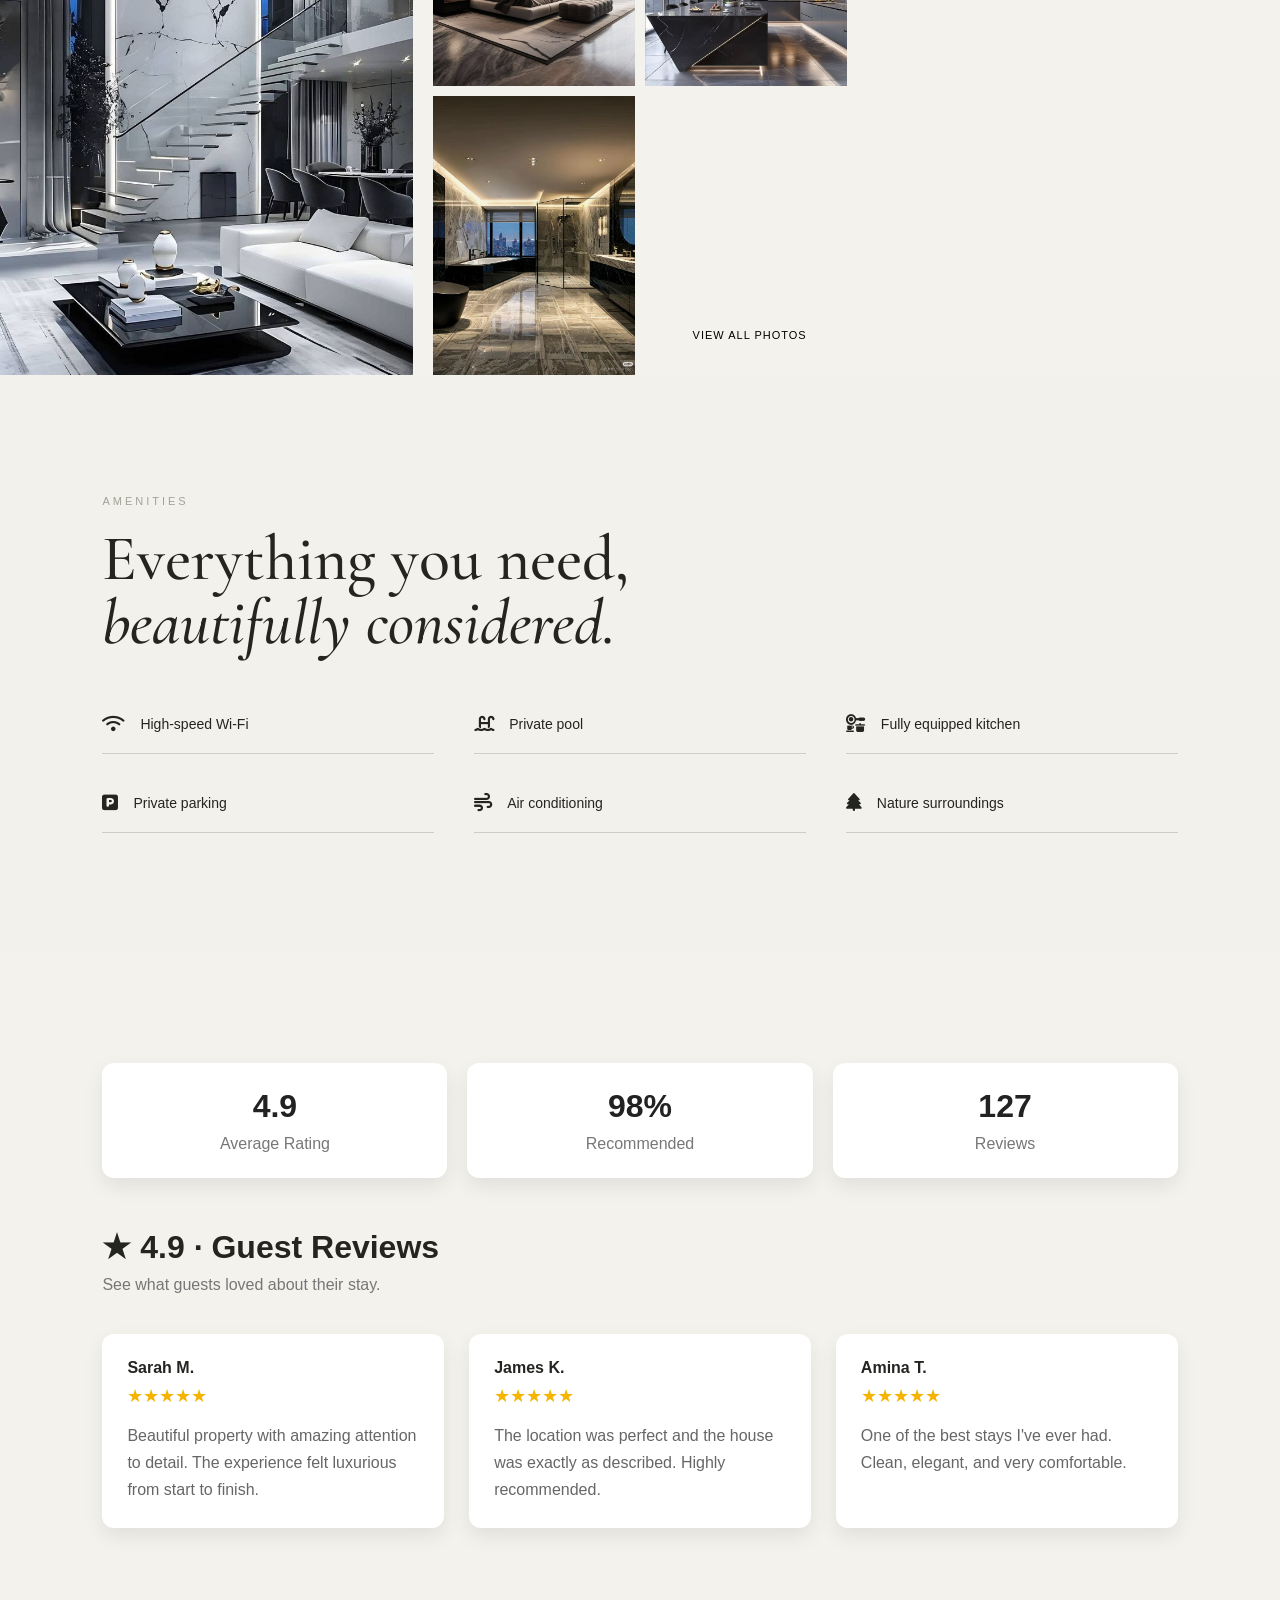
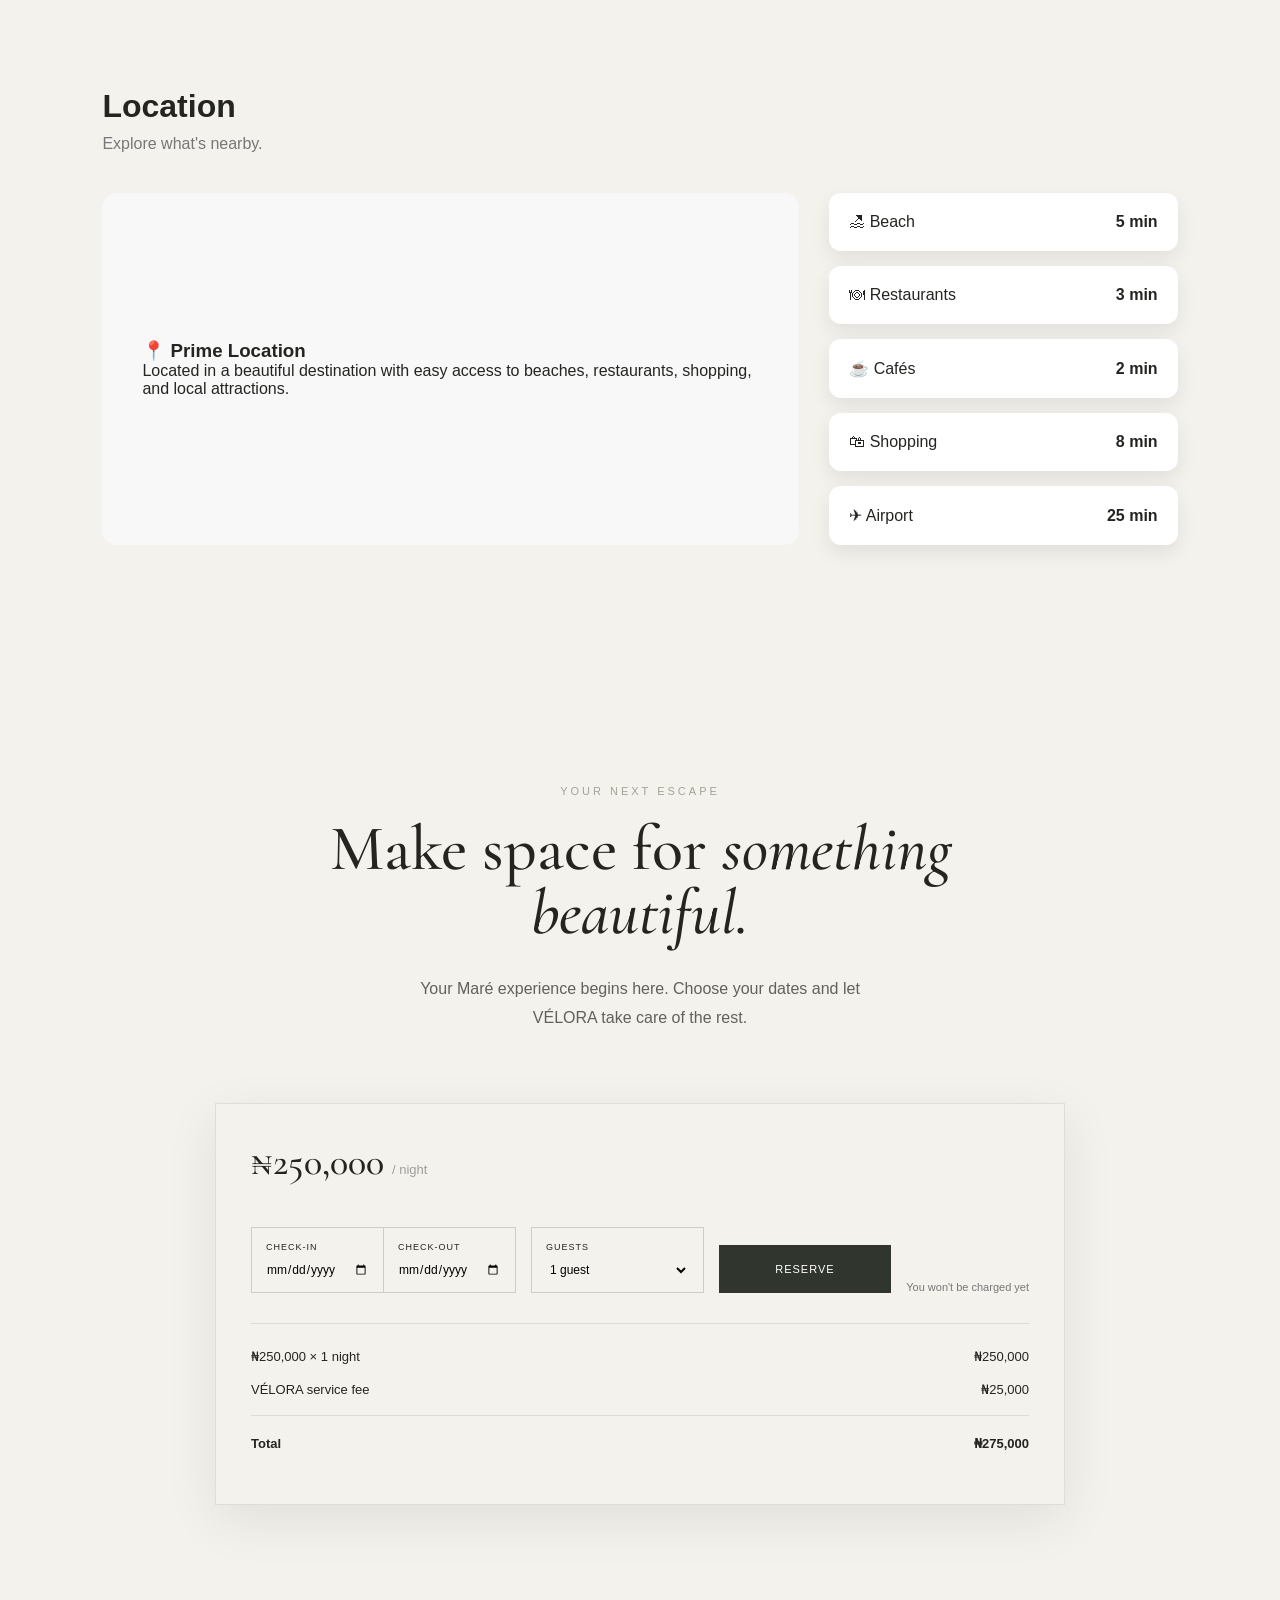
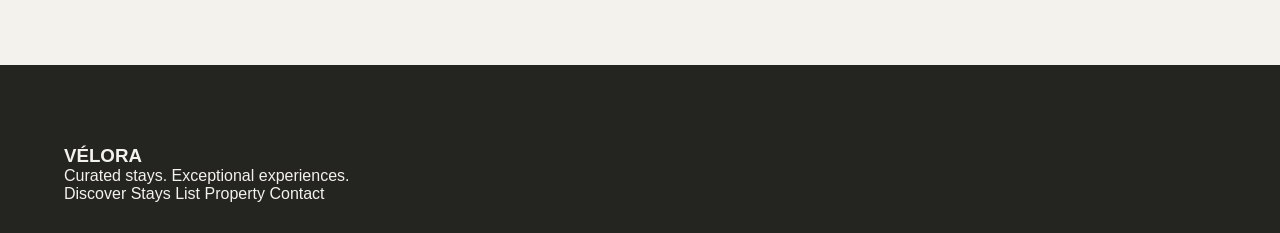
<file: mare.html>
<!DOCTYPE html>
<html lang="en">
<head>
    <meta charset="UTF-8">
    <meta name="viewport" content="width=device-width, initial-scale=1.0">

    <title>The Maré House | VÉLORA</title>

    <!-- Google Fonts -->
    <link rel="preconnect" href="https://fonts.googleapis.com">
    <link rel="preconnect" href="https://fonts.gstatic.com" crossorigin>

    <link href="https://fonts.googleapis.com/css2?family=Cormorant+Garamond:wght@400;500;600;700&family=Inter:wght@300;400;500;600&display=swap" rel="stylesheet">

    <!-- Font Awesome -->
    <link rel="stylesheet" href="https://cdnjs.cloudflare.com/ajax/libs/font-awesome/6.5.2/css/all.min.css">

    <!-- CSS -->
    <link rel="stylesheet" href="velora.css">
</head>

<body>
</div>
    <!-- HEADER -->
    <header class="navbar2">

                   <div class="logo"><img src="logo-removebg-preview.png" class="logm"></div>

        <nav class="nav-links">
            <a href="index.html">Home</a>
            <a href="stays.html">Stays</a>
            <a href="discover.html">Discover VÉLORA</a>
        </nav>

        <div class="nav-actions">
          

            <a href="sign.html" class="sign-in-btn">
                Sign in
            </a>

            <button class="menu-btn">
                <i class="fa-solid fa-bars"></i>
            </button>
        </div>

    </header>


    <!-- PROPERTY HERO -->
    <main>

        <section class="property-hero">

            <div class="property-hero-image">
                <img src="b.jpeg" alt="Casa Verde">
            </div>

            <div class="property-hero-content">

               <p class="section-label"
                   id="propertyCountry"></p>>
                    ABUJA, NIGERIA
                </p>


                <h1>
                    The Maré House
                </h1>
 <p class="property-location"
   id="propertyLocation">

    Maitama, Abuja

</p>

            <div class="property-rating">

                <span>
                    ★★★★★
                </span>
<p id="propertyRating">
    4.96 · 25 reviews
</p>
            </div>
                <p class="property-location">
                    <i class="fa-solid fa-location-dot"></i>
A refined coastal retreat shaped by the rhythm of the sea                </p>

                <p class="property-description">
                  A beautifully designed coastal retreat where contemporary
luxury meets the effortless beauty of the sea. The Mare House
offers a peaceful escape for sun-filled days, quiet evenings,
and unforgettable moments by the water.
                </p>

                <a href="#booking" class="primary-btn">
                    Reserve your stay
                    <i class="fa-solid fa-arrow-right"></i>
                </a>

            </div>

        </section>


        <!-- PROPERTY DETAILS -->
        <section class="property-details">

            <div class="details-intro">

                <p class="section-label">
                    THE EXPERIENCE
                </p>

                <h2>
                    A stay designed for
                    <em>slower moments.</em>
                </h2>

                <p>
The Mare House
A stylish coastal-inspired escape blending contemporary luxury with a calm, inviting atmosphere. The Mare House is the perfect retreat for guests seeking comfort, character, and a memorable stay.
                </p>

            </div>


            <div class="property-info-grid">

                <div class="info-item">
                    <i class="fa-solid fa-bed"></i>
                    <span>Bedrooms</span>
                    <strong>3</strong>
                </div>

                <div class="info-item">
                    <i class="fa-solid fa-users"></i>
                    <span>Guests</span>
                    <strong>4</strong>
                </div>

                <div class="info-item">
                    <i class="fa-solid fa-bath"></i>
                    <span>Bathrooms</span>
                    <strong>3</strong>
                </div>

                <div class="info-item">
                    <i class="fa-solid fa-house"></i>
                    <span>Property type</span>
                    <strong>House</strong>
                </div>

            </div>

        </section>


        <!-- GALLERY -->
   

        <!-- IMAGE GALLERY -->

        <section class="gallery-grid">

            <div class="gallery-main">
<img id="mainPropertyImage"
     src="m1a.jpeg"
     alt="The Olive Residence">

            </div>


            <div class="gallery-small">

                <img src="m2.jpeg"
                     alt="Living room">

                <img src="m3.jpeg"
                     alt="Bedroom">

                 <div class="gs">
                 <img src="m4.jpeg"
                     alt="Outdoor area"></div>
                     

               <a href="photo-mare.html">
                  <button class="view-gallery-btn">

                    View all photos

                </button>

              </a>

            </div>

        </section>


        <!-- AMENITIES -->
        <section class="amenities-section">

            <div class="amenities-heading">

                <p class="section-label">
                    AMENITIES
                </p>

                <h2>
                    Everything you need,
                    <em>beautifully considered.</em>
                </h2>

            </div>


            <div class="amenities-grid">

                <div class="amenity">
                    <i class="fa-solid fa-wifi"></i>
                    <span>High-speed Wi-Fi</span>
                </div>

                <div class="amenity">
                    <i class="fa-solid fa-water-ladder"></i>
                    <span>Private pool</span>
                </div>

                <div class="amenity">
                    <i class="fa-solid fa-kitchen-set"></i>
                    <span>Fully equipped kitchen</span>
                </div>

                <div class="amenity">
                    <i class="fa-solid fa-square-parking"></i>
                    <span>Private parking</span>
                </div>

                <div class="amenity">
                    <i class="fa-solid fa-wind"></i>
                    <span>Air conditioning</span>
                </div>

                <div class="amenity">
                    <i class="fa-solid fa-tree"></i>
                    <span>Nature surroundings</span>
                </div>

            </div>

        </section>

        <section class="reviews-section">

            <div class="review-stats">

    <div class="stat-card">
        <h3>4.9</h3>
        <p>Average Rating</p>
    </div>

    <div class="stat-card">
        <h3>98%</h3>
        <p>Recommended</p>
    </div>

    <div class="stat-card">
        <h3>127</h3>
        <p>Reviews</p>
    </div>

</div>

    <div class="reviews-header">

        <h2>★ 4.9 · Guest Reviews</h2>

        <p>See what guests loved about their stay.</p>

    </div>

    <div class="reviews-grid">

        <div class="review-card">

            <h4>Sarah M.</h4>

            <span>★★★★★</span>

            <p>
                Beautiful property with amazing attention to detail.
                The experience felt luxurious from start to finish.
            </p>

        </div>

        <div class="review-card">

            <h4>James K.</h4>

            <span>★★★★★</span>

            <p>
                The location was perfect and the house was exactly
                as described. Highly recommended.
            </p>

        </div>

        <div class="review-card">

            <h4>Amina T.</h4>

            <span>★★★★★</span>

            <p>
                One of the best stays I've ever had.
                Clean, elegant, and very comfortable.
            </p>

        </div>

    </div>

</section>
<section class="location-section">

    <div class="section-title">
        <h2>Location</h2>
        <p>Explore what's nearby.</p>
    </div>

    <div class="location-grid">

        <div class="map-placeholder">

            <h3>📍 Prime Location</h3>

            <p>
                Located in a beautiful destination with easy access
                to beaches, restaurants, shopping, and local attractions.
            </p>

        </div>

        <div class="nearby-places">

            <div class="place-item">
                <span>🏖 Beach</span>
                <strong>5 min</strong>
            </div>

            <div class="place-item">
                <span>🍽 Restaurants</span>
                <strong>3 min</strong>
            </div>

            <div class="place-item">
                <span>☕ Cafés</span>
                <strong>2 min</strong>
            </div>

            <div class="place-item">
                <span>🛍 Shopping</span>
                <strong>8 min</strong>
            </div>

            <div class="place-item">
                <span>✈ Airport</span>
                <strong>25 min</strong>
            </div>

        </div>

    </div>

</section>
        <!-- BOOKING -->
       <!-- BOOKING -->
<section class="booking-section" id="booking">

    <div class="booking-content">

        <p class="section-label">
            YOUR NEXT ESCAPE
        </p>

        <h2>
            Make space for
            <em>something beautiful.</em>
        </h2>

        <p>
            Your Maré experience begins here.
            Choose your dates and let VÉLORA take care of the rest.
        </p>

    </div>


    <!-- BOOKING CARD -->

            <aside class="booking-card">

                <div class="booking-price">

                    <strong id="propertyPrice">
    ₦250,000
</strong>
                    <span>
                        / night
                    </span>

                </div>


                <div class="booking-form">


                    <div class="booking-dates">

                        <div>

                            <label>
                                CHECK-IN
                            </label>

                            <input
                                type="date"
                                id="checkIn"
                            >

                        </div>


                        <div>

                            <label>
                                CHECK-OUT
                            </label>

                            <input
                                type="date"
                                id="checkOut"
                            >

                        </div>

                    </div>


                    <div class="guest-selector">

                        <label>
                            GUESTS
                        </label>

                        <select id="guestCount">

                            <option value="1">
                                1 guest
                            </option>

                            <option value="2">
                                2 guests
                            </option>

                            <option value="3">
                                3 guests
                            </option>

                            <option value="4">
                                4 guests
                            </option>

                        </select>

                    </div>


                    <button
                        class="reserve-btn"
                        id="reserveButton">

                        Reserve

                    </button>


                    <p class="booking-note">

                        You won't be charged yet

                    </p>

                </div>


                <div class="price-breakdown">

                    <div>

                        <span>
                            ₦250,000 ×
                            <span id="nightCount">
                                1
                            </span>
                            night
                        </span>

                        <span id="stayTotal">
                            ₦250,000
                        </span>

                    </div>


                    <div>

                        <span>
                            VÉLORA service fee
                        </span>

                        <span>
                            ₦25,000
                        </span>

                    </div>


                    <div class="total-price">

                        <strong>
                            Total
                        </strong>

                        <strong id="totalPrice">
                            ₦275,000
                        </strong>

                    </div>

                </div>

            </aside>

        </section>

    </main>


   
<footer class="footer">

    <div class="footer-content">

        <h3>VÉLORA</h3>

        <p>
            Curated stays. Exceptional experiences.
        </p>

        <div class="footer-links">

            <a href="discover.html">Discover</a>
            <a href="stays.html">Stays</a>
            <a href="list-property.html">List Property</a>
            <a href="contact.html">Contact</a>

        </div>

    </div>

</footer>
   
    <script src="velora.js"></script>

</body>

</html>
</file>
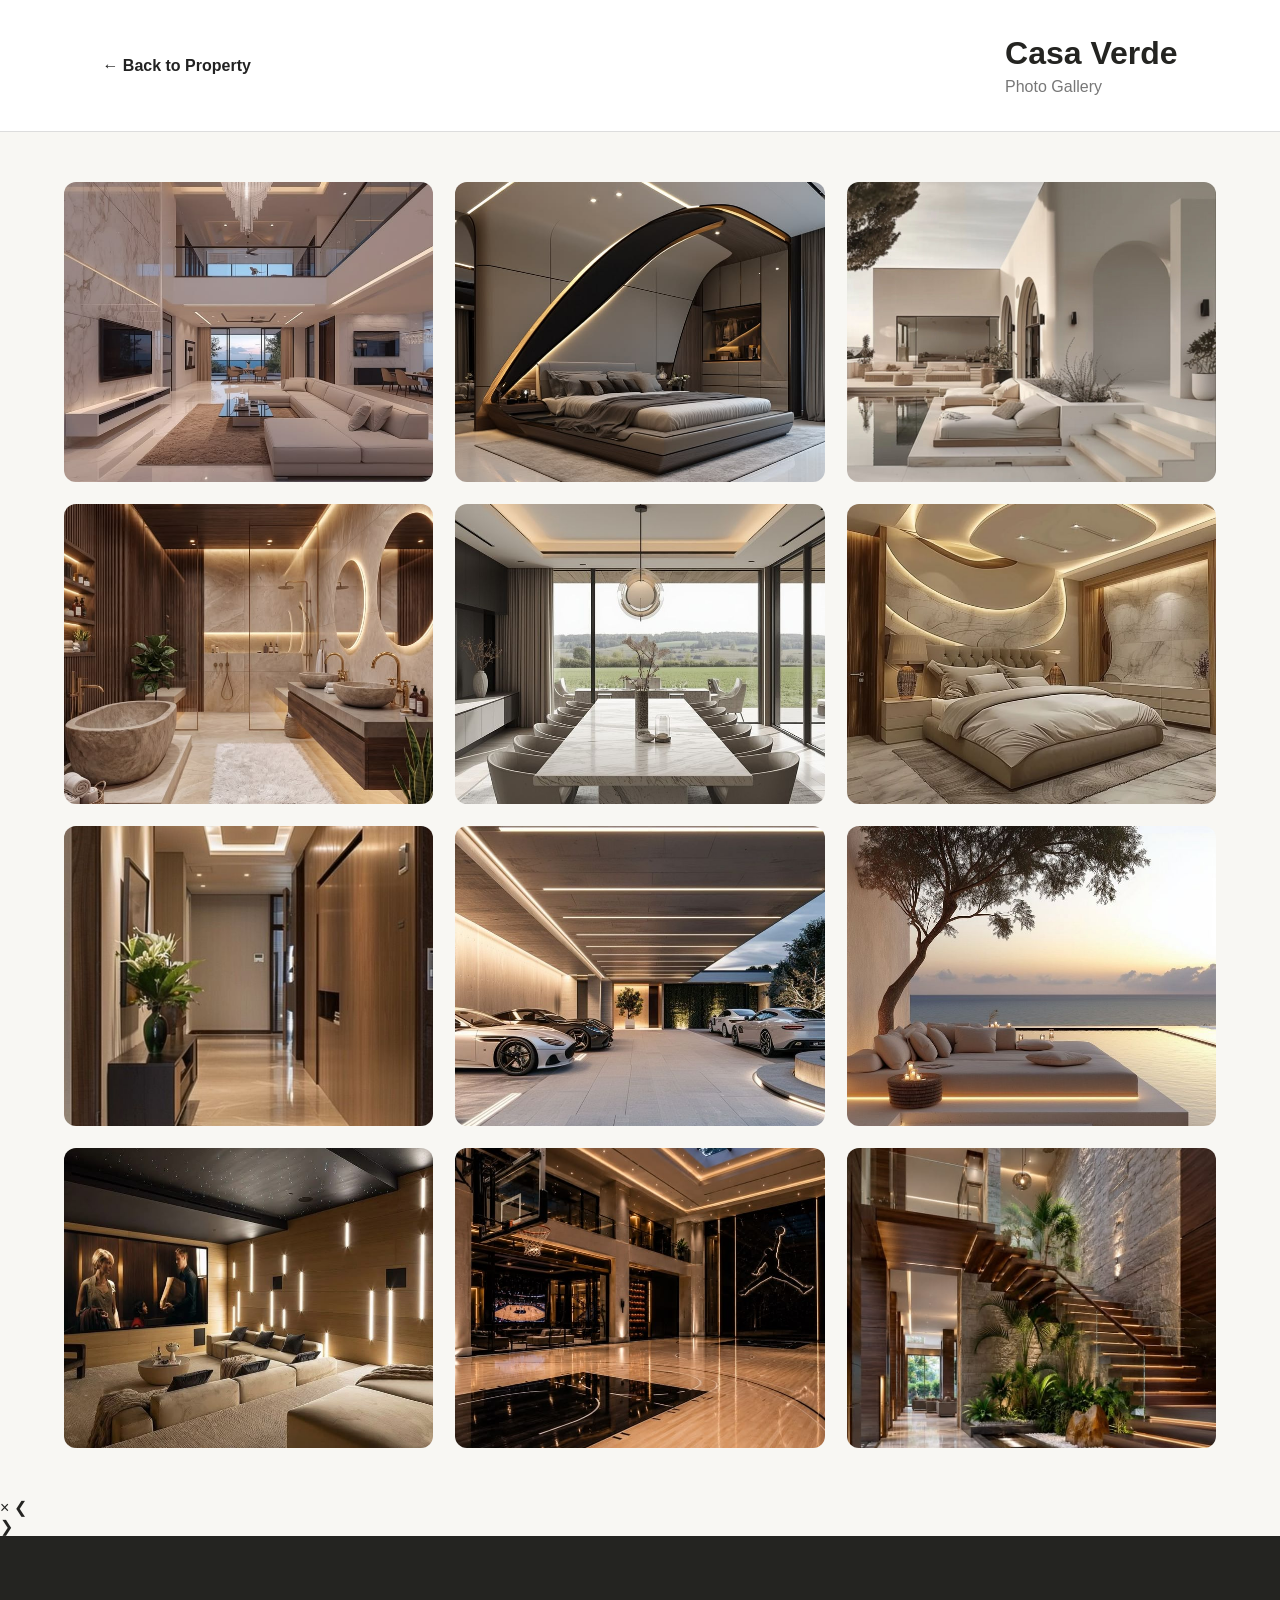
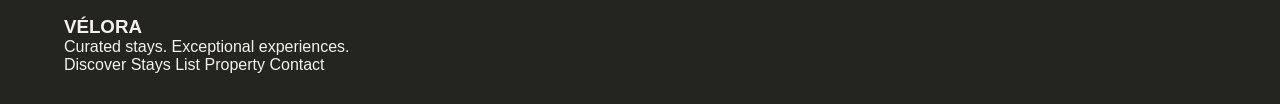
<file: photo-casa.html>
<!DOCTYPE html>
<html lang="en">
<head>
    <meta charset="UTF-8">
    <meta name="viewport" content="width=device-width, initial-scale=1.0">
    <title>Photo Gallery | Casa Verde | VÉLORA</title>

<link rel="stylesheet" href="velora.css">
    <link rel="stylesheet" href="photo.css">
</head>
<body>

<header class="gallery-header">

    <a href="casa-verde.html" class="back-btn">
        ← Back to Property
    </a>

    <div>
        <h1>Casa Verde</h1>
        <p>Photo Gallery</p>
    </div>

</header>


<section class="gallery-container">
        <img src="ca1.jpeg" class="gallery-image" alt="">
    <img src="ca2.jpeg" class="gallery-image" alt="">
    <img src="ca3.jpeg" class="gallery-image" alt="">
    <img src="ca4.jpeg" class="gallery-image" alt="">
    <img src="c5.jpeg" class="gallery-image" alt="">
    <img src="c6.jpeg" class="gallery-image" alt="">
    <img src="c7.jpeg" class="gallery-image" alt="">
    <img src="c8.jpeg" class="gallery-image" alt="">
    <img src="c9.jpeg" class="gallery-image" alt="">
    <img src="c10.jpeg" class="gallery-image" alt="">
    <img src="c11.jpeg" class="gallery-image" alt="">
    <img src="c12.jpeg" class="gallery-image" alt="">

</section>


<!-- Lightbox -->

<div class="lightbox">

    <span class="close-lightbox">&times;</span>

    <span class="prev-photo">&#10094;</span>

    <img class="lightbox-image">

    <span class="next-photo">&#10095;</span>

</div>
<footer class="footer">

    <div class="footer-content">

        <h3>VÉLORA</h3>

        <p>
            Curated stays. Exceptional experiences.
        </p>

        <div class="footer-links">

            <a href="discover.html">Discover</a>
            <a href="stays.html">Stays</a>
            <a href="list-property.html">List Property</a>
            <a href="contact.html">Contact</a>

        </div>

    </div>

</footer>
<script src="photo.js"></script>
<script src="velora.js"></script>

</body>
</html>
</file>
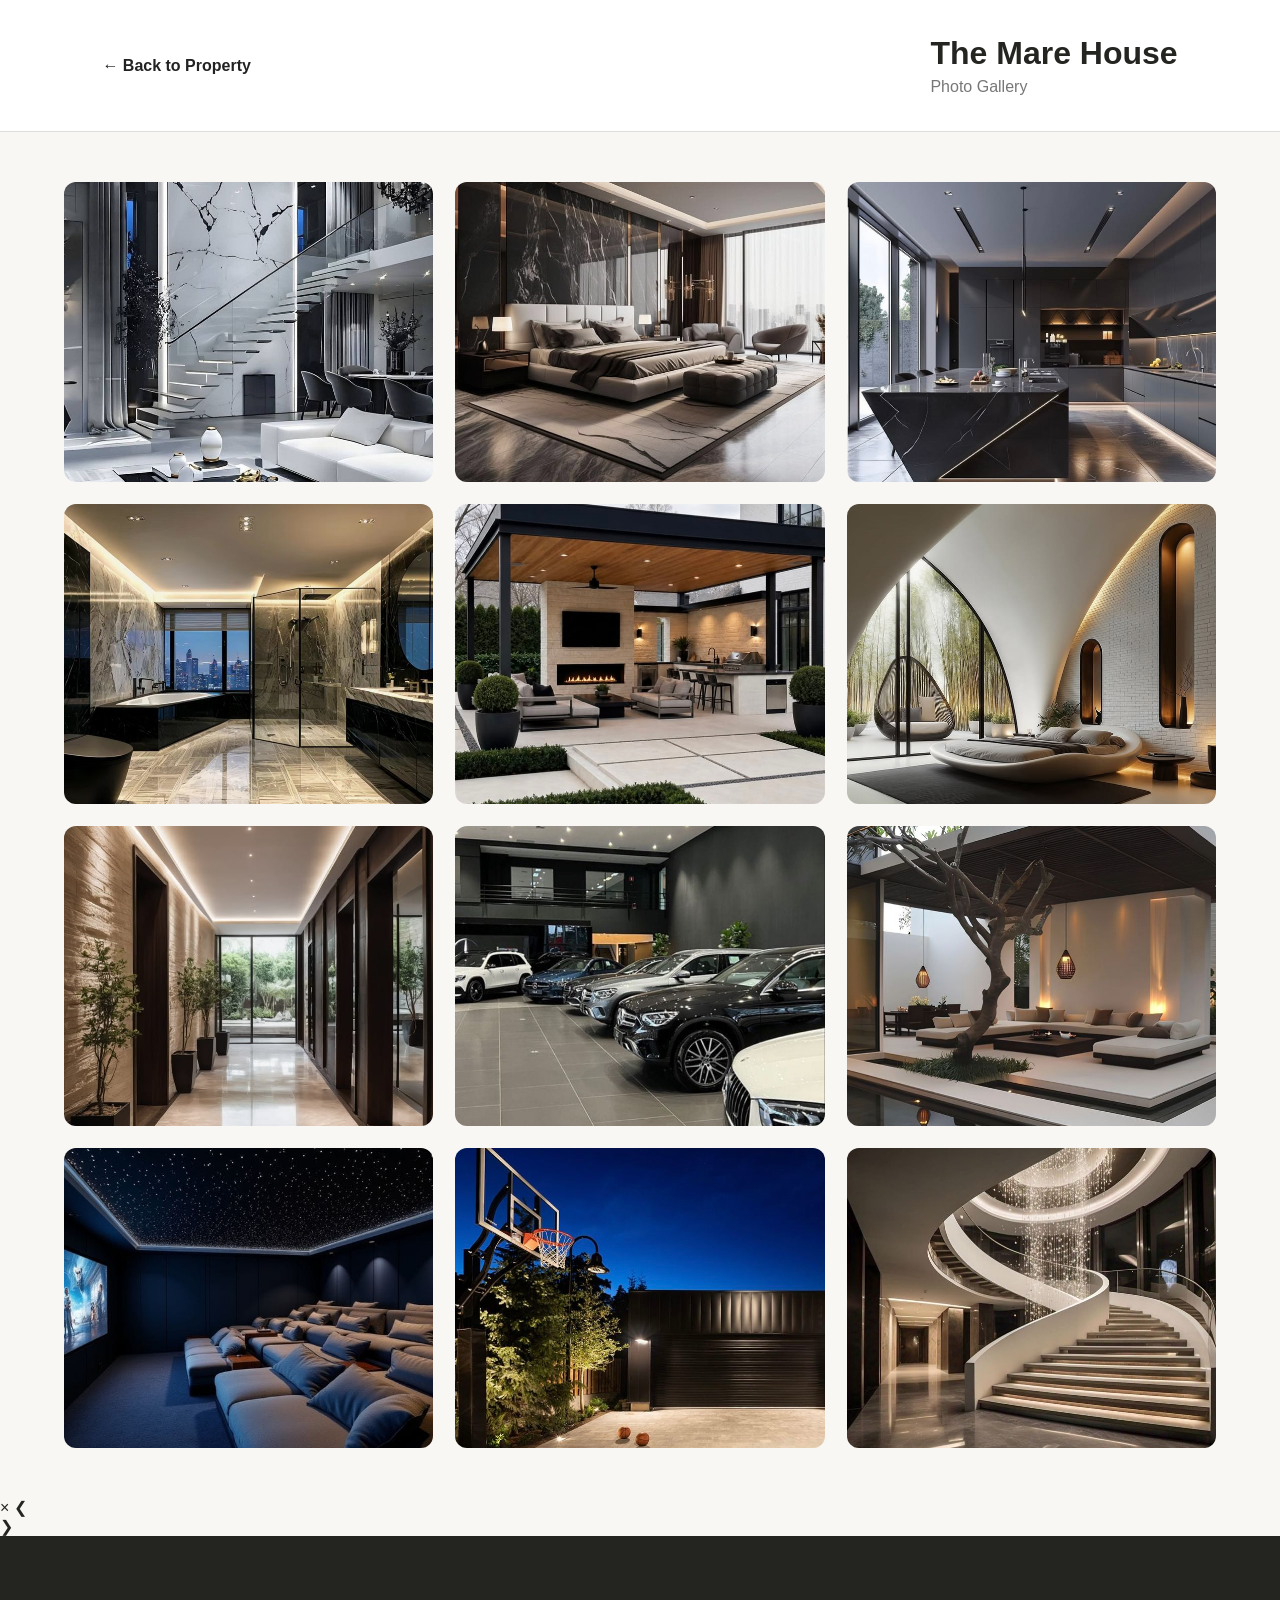
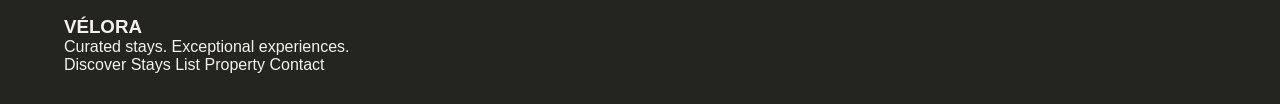
<file: photo-mare.html>
<!DOCTYPE html>
<html lang="en">
<head>
    <meta charset="UTF-8">
    <meta name="viewport" content="width=device-width, initial-scale=1.0">
    <title>Photo Gallery | The Mare House | VÉLORA</title>

<link rel="stylesheet" href="velora.css">
    <link rel="stylesheet" href="photo.css">
</head>
<body>

<header class="gallery-header">

    <a href="mare.html" class="back-btn">
        ← Back to Property
    </a>

    <div>
        <h1>The Mare House</h1>
        <p>Photo Gallery</p>
    </div>

</header>


<section class="gallery-container">
    <img src="m1a.jpeg" class="gallery-image" alt="">
    <img src="m2.jpeg" class="gallery-image" alt="">
    <img src="m3.jpeg" class="gallery-image" alt="">
    <img src="m4.jpeg" class="gallery-image" alt="">
    <img src="m5.jpeg" class="gallery-image" alt="">
    <img src="m6.jpeg" class="gallery-image" alt="">
    <img src="m7.jpeg" class="gallery-image" alt="">
    <img src="m8.jpeg" class="gallery-image" alt="">
    <img src="m9.jpeg" class="gallery-image" alt="">
    <img src="m10.jpeg" class="gallery-image" alt="">
    <img src="m11.jpeg" class="gallery-image" alt="">
    <img src="m12.jpeg" class="gallery-image" alt="">

</section>


<!-- Lightbox -->

<div class="lightbox">

    <span class="close-lightbox">&times;</span>

    <span class="prev-photo">&#10094;</span>

    <img class="lightbox-image">

    <span class="next-photo">&#10095;</span>

</div>
<footer class="footer">

    <div class="footer-content">

        <h3>VÉLORA</h3>

        <p>
            Curated stays. Exceptional experiences.
        </p>

        <div class="footer-links">

            <a href="discover.html">Discover</a>
            <a href="stays.html">Stays</a>
            <a href="list-property.html">List Property</a>
            <a href="contact.html">Contact</a>

        </div>

    </div>

</footer>
<script src="photo.js"></script>
<script src="velora.js"></script>


</body>
</html>
</file>
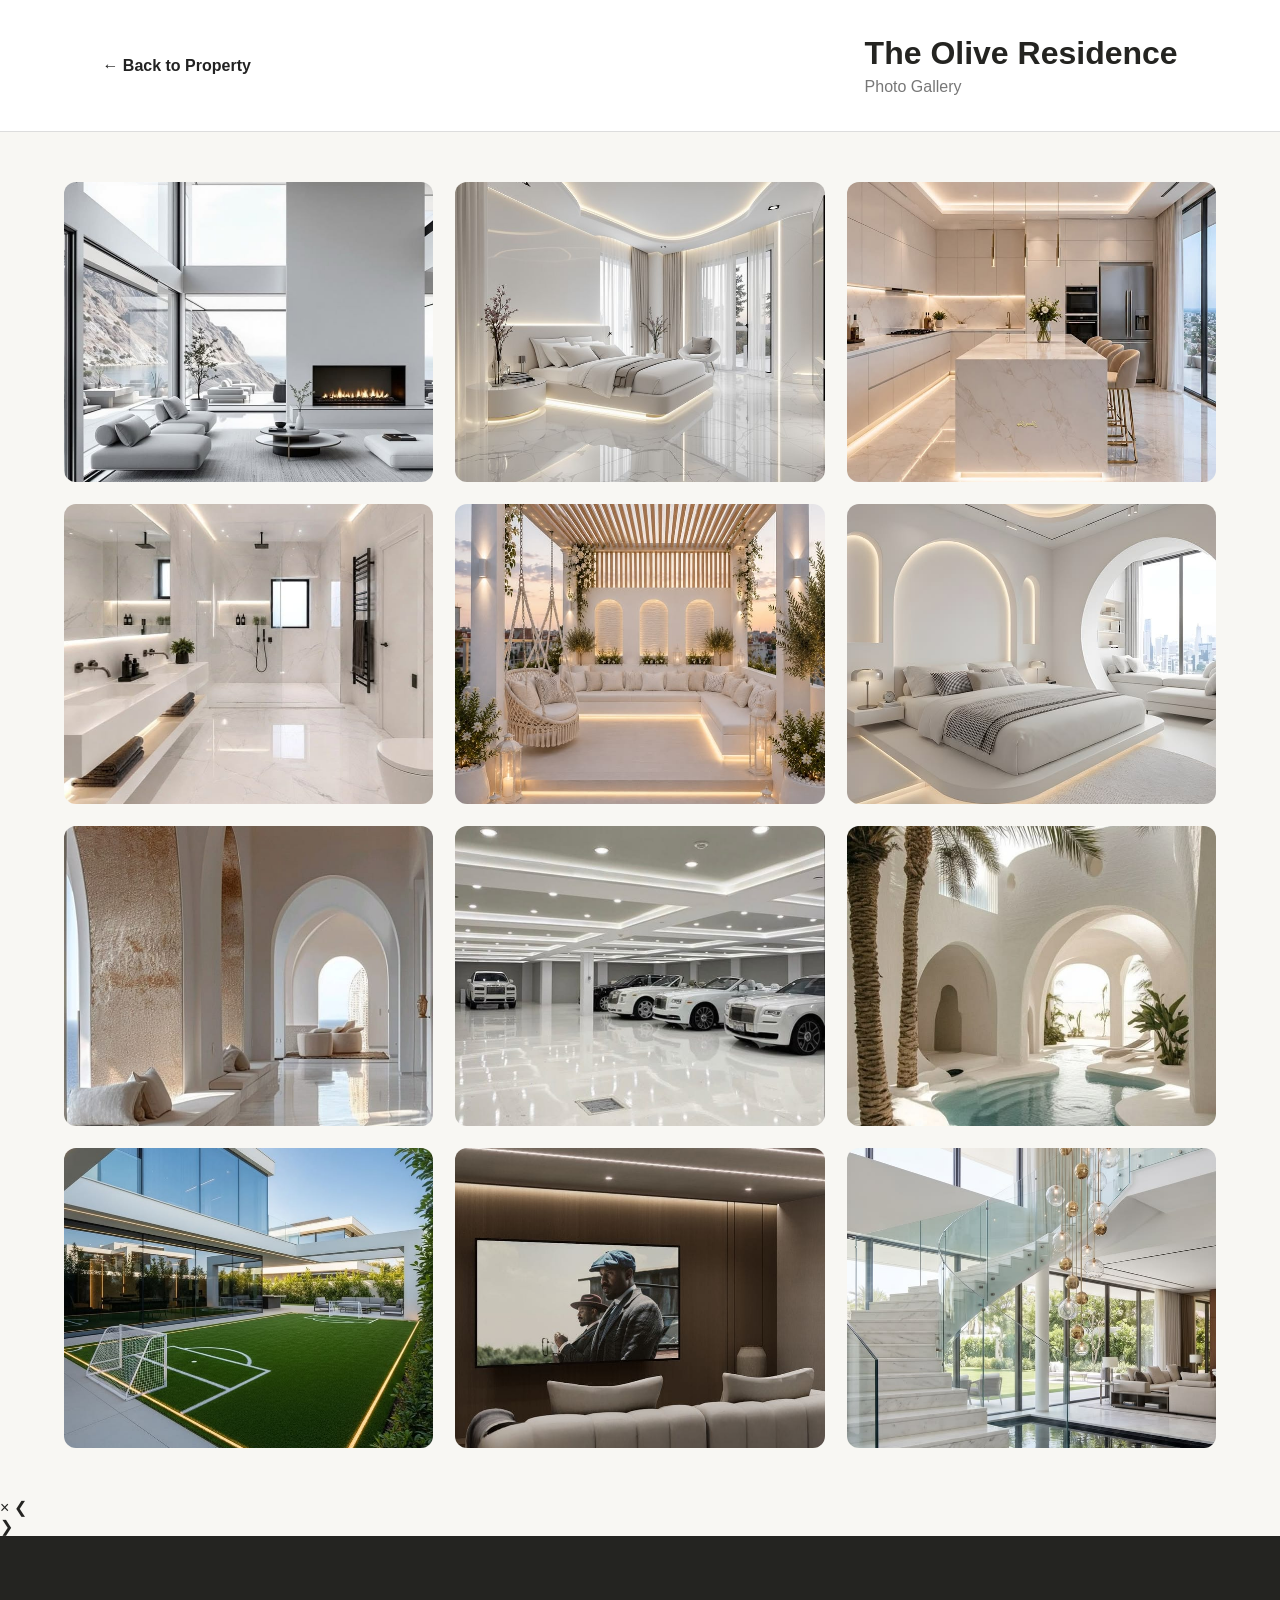
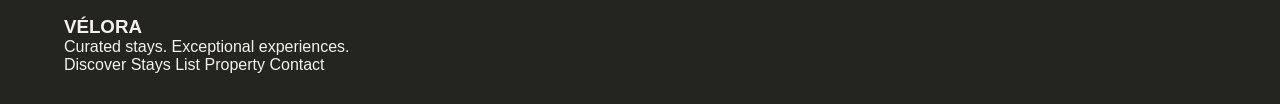
<file: photo-olive.html>
<!DOCTYPE html>
<html lang="en">
<head>
    <meta charset="UTF-8">
    <meta name="viewport" content="width=device-width, initial-scale=1.0">
    <title>Photo Gallery | The Olive Residence | VÉLORA</title>

<link rel="stylesheet" href="velora.css">
    <link rel="stylesheet" href="photo.css">
</head>
<body>

<header class="gallery-header">

    <a href="property.html" class="back-btn">
        ← Back to Property
    </a>

    <div>
        <h1>The Olive Residence</h1>
        <p>Photo Gallery</p>
    </div>

</header>


<section class="gallery-container">
    <img src="liv.jpeg" class="gallery-image" alt="">
    <img src="o1.jpeg" class="gallery-image" alt="">
    <img src="o2.jpeg" class="gallery-image" alt="">
    <img src="o3.jpeg" class="gallery-image" alt="">
    <img src="o5.jpeg" class="gallery-image" alt="">
    <img src="o6.jpeg" class="gallery-image" alt="">
    <img src="o7.jpeg" class="gallery-image" alt="">
    <img src="o8.jpeg" class="gallery-image" alt="">
    <img src="o9.jpeg" class="gallery-image" alt="">
    <img src="o10.jpeg" class="gallery-image" alt="">
    <img src="o11.jpeg" class="gallery-image" alt="">
    <img src="o12.jpeg" class="gallery-image" alt="">

</section>


<!-- Lightbox -->

<div class="lightbox">

    <span class="close-lightbox">&times;</span>

    <span class="prev-photo">&#10094;</span>

    <img class="lightbox-image">

    <span class="next-photo">&#10095;</span>

</div>
<footer class="footer">

    <div class="footer-content">

        <h3>VÉLORA</h3>

        <p>
            Curated stays. Exceptional experiences.
        </p>

        <div class="footer-links">

            <a href="discover.html">Discover</a>
            <a href="stays.html">Stays</a>
            <a href="list-property.html">List Property</a>
            <a href="contact.html">Contact</a>

        </div>

    </div>

</footer>
<script src="photo.js"></script>
<script src="velora.js"></script>

</body>
</html>
</file>
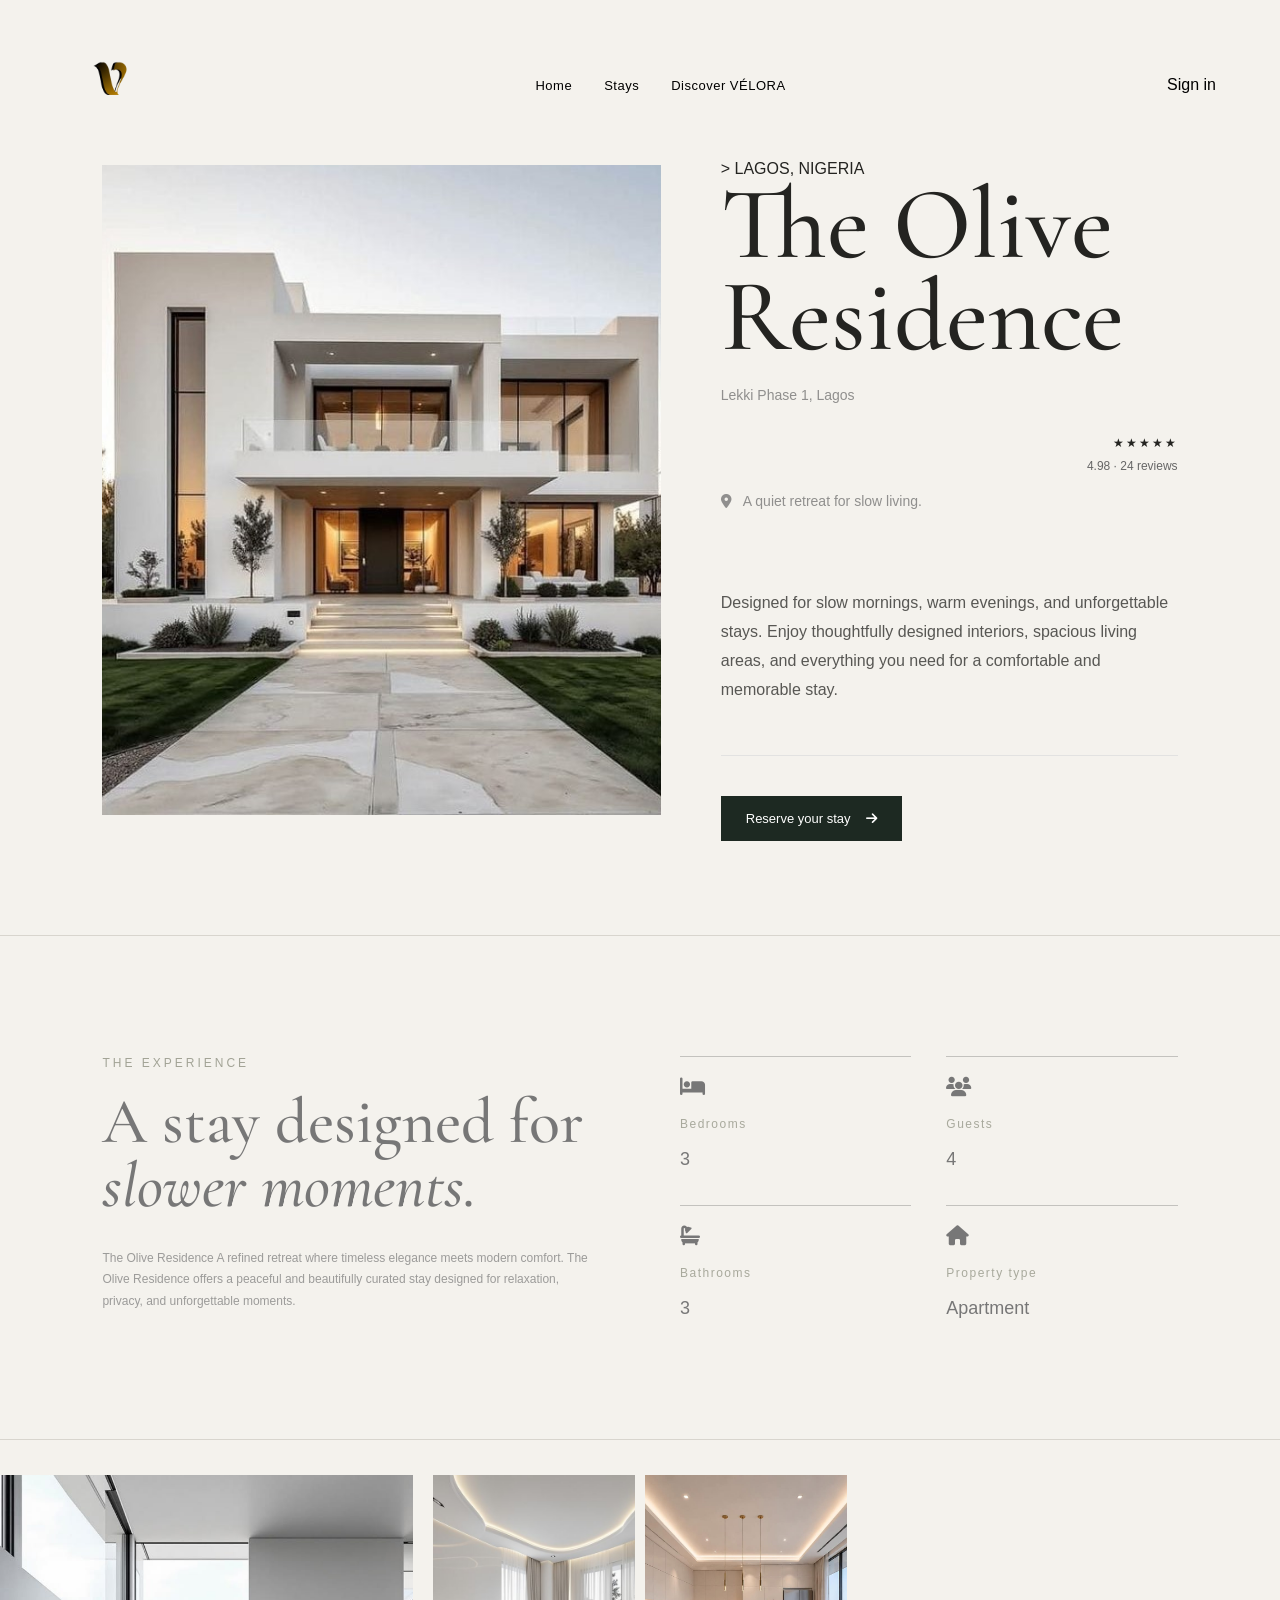
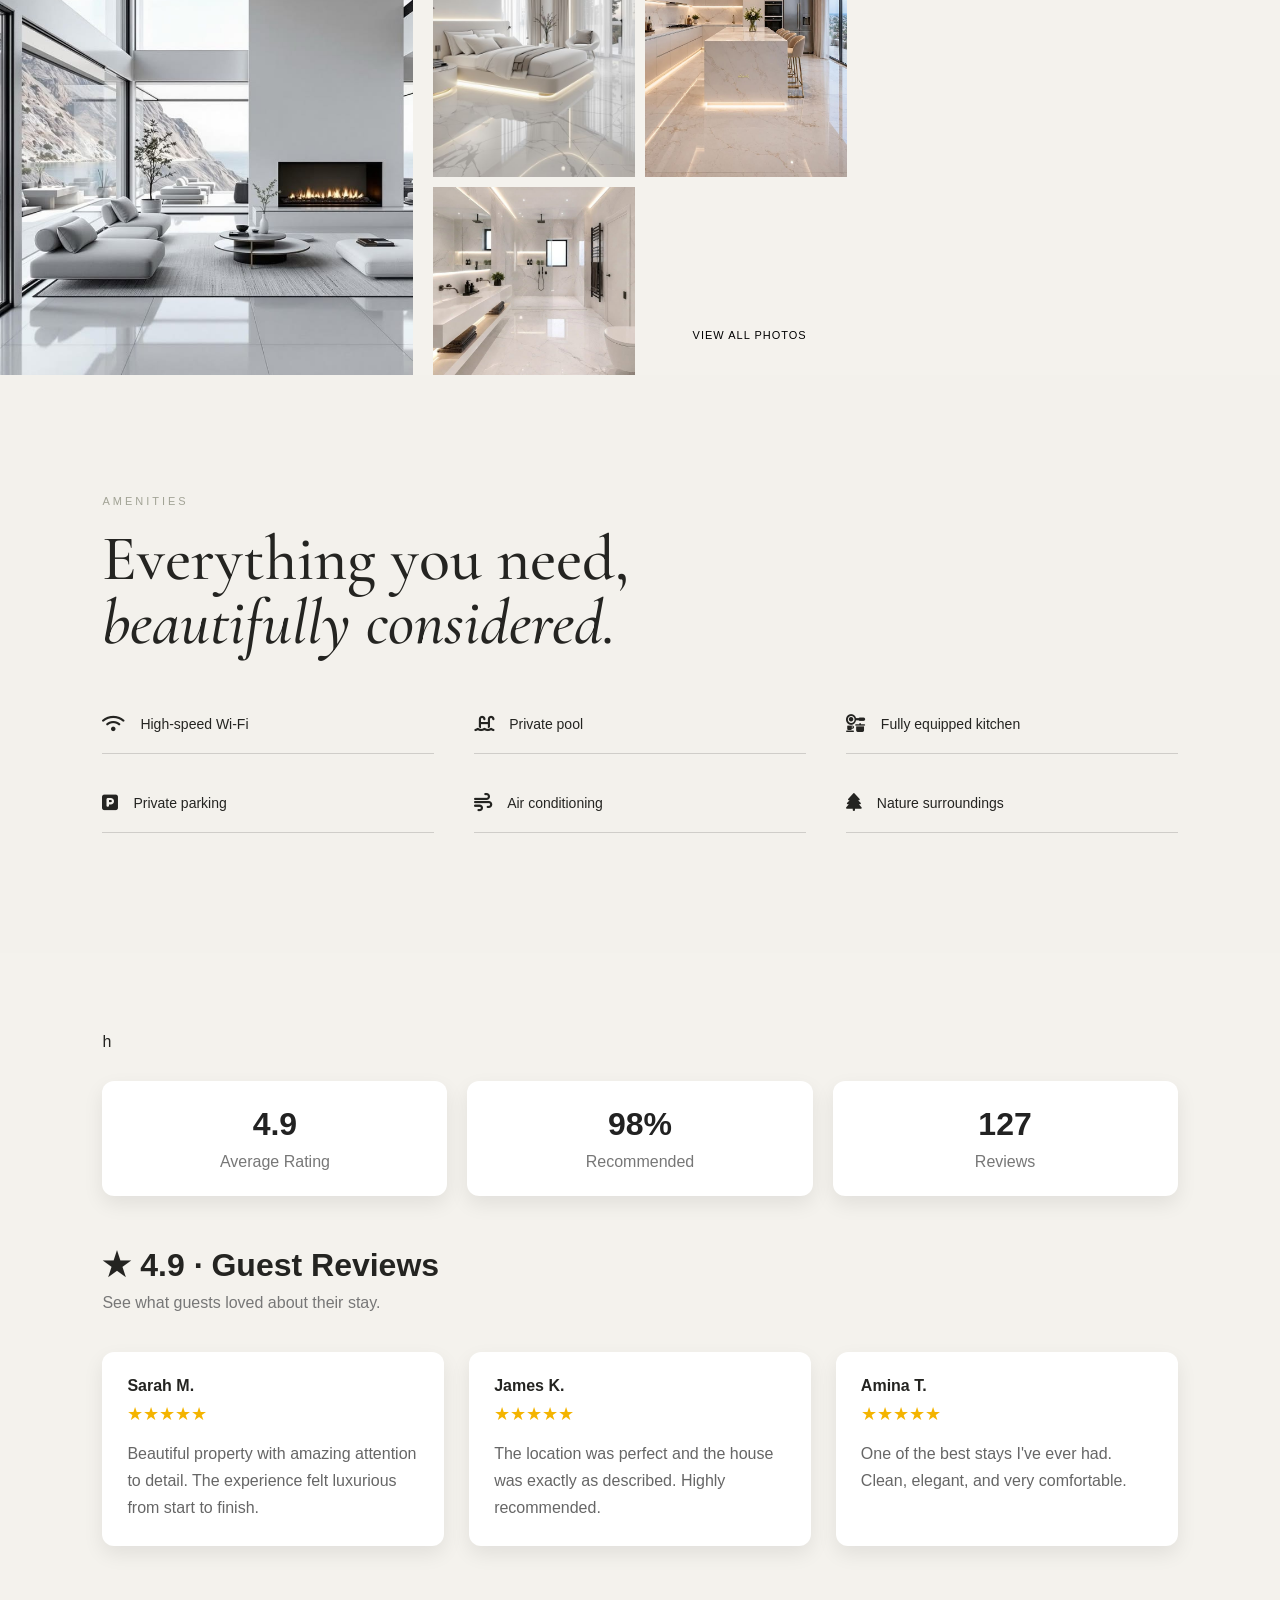
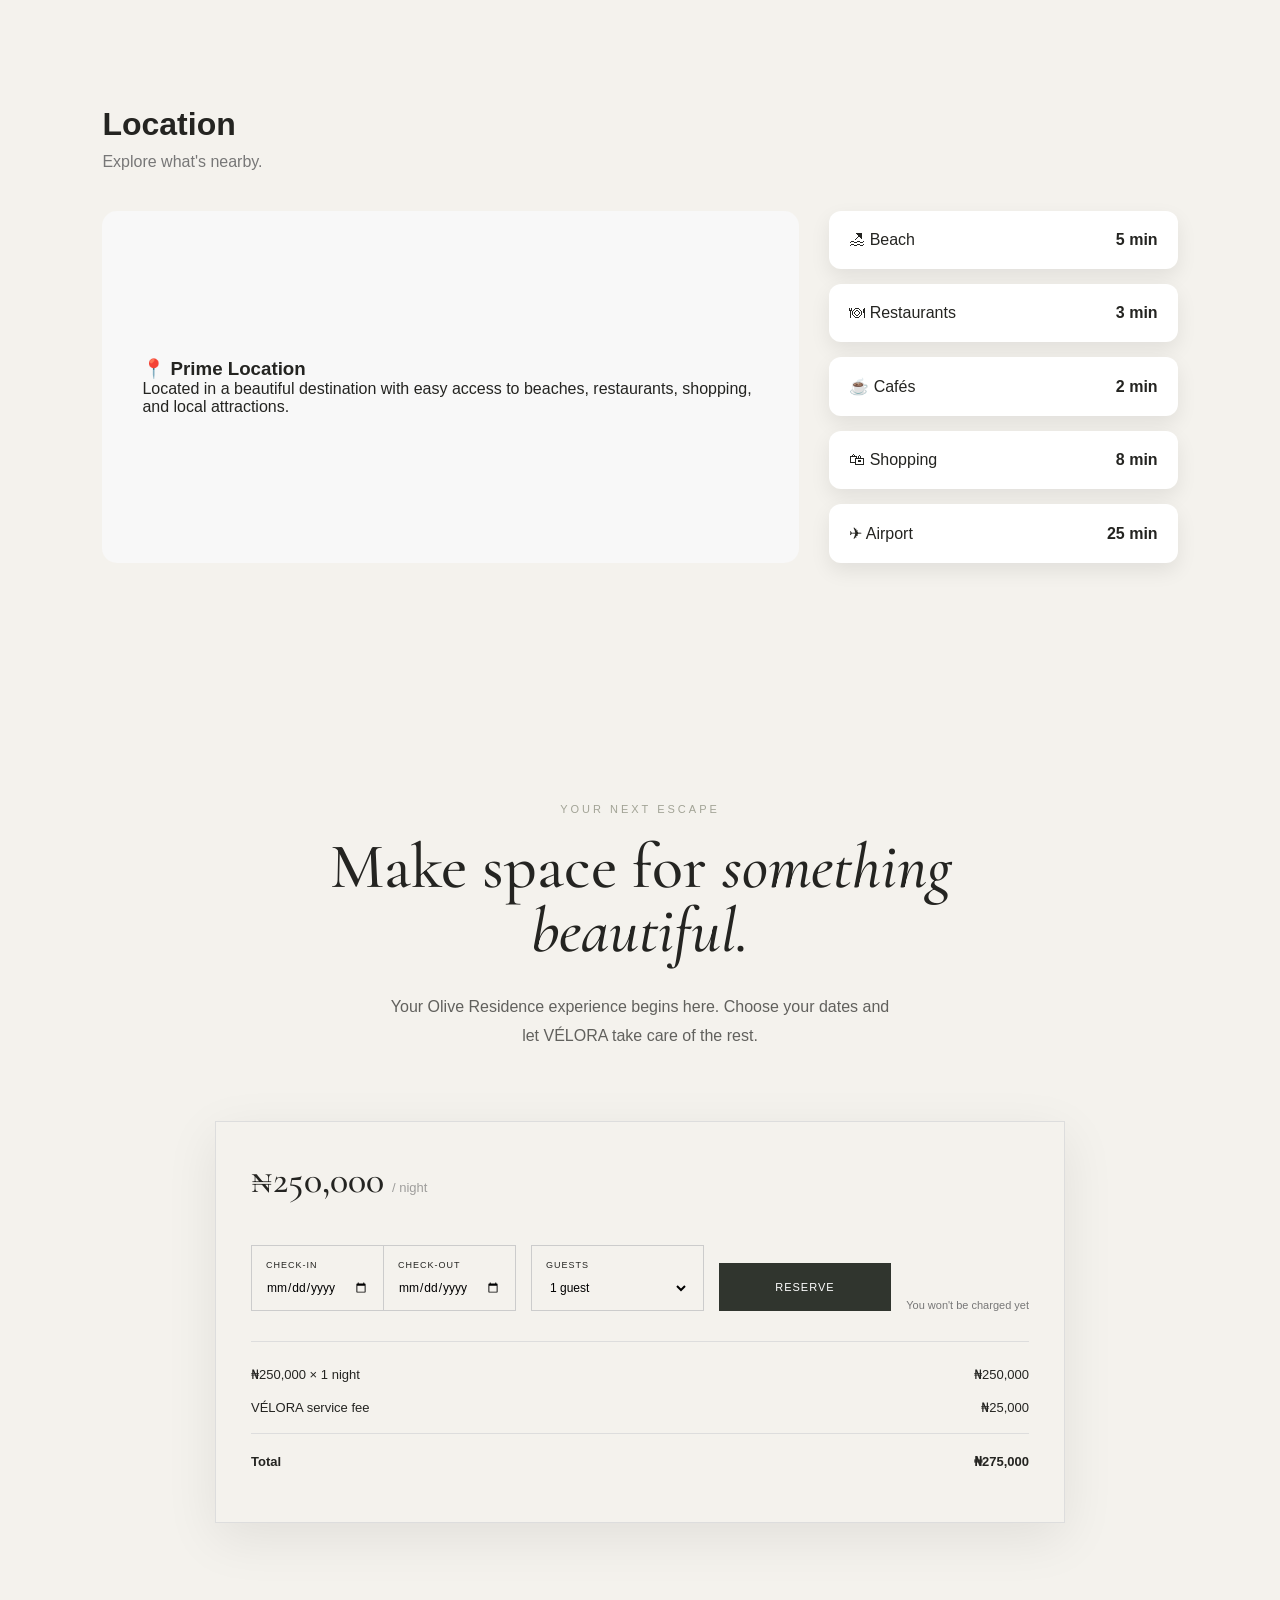
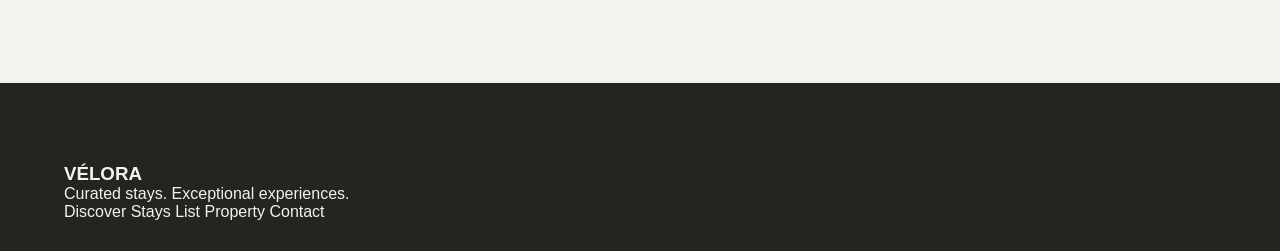
<file: property.html>
<!DOCTYPE html>
<html lang="en">
<head>
    <meta charset="UTF-8">
    <meta name="viewport" content="width=device-width, initial-scale=1.0">

    <title>The Olive Residence | VÉLORA</title>

    <!-- Google Fonts -->
    <link rel="preconnect" href="https://fonts.googleapis.com">
    <link rel="preconnect" href="https://fonts.gstatic.com" crossorigin>

    <link href="https://fonts.googleapis.com/css2?family=Cormorant+Garamond:wght@400;500;600;700&family=Inter:wght@300;400;500;600&display=swap" rel="stylesheet">

    <!-- Font Awesome -->
    <link rel="stylesheet" href="https://cdnjs.cloudflare.com/ajax/libs/font-awesome/6.5.2/css/all.min.css">

    <!-- CSS -->
    <link rel="stylesheet" href="velora.css">
</head>

<body>

    <!-- HEADER -->
    <header class="navbar2">

                   <div class="logo"><img src="logo-removebg-preview.png" class="logm"></div>

        <nav class="nav-links">
            <a href="index.html">Home</a>
            <a href="stays.html">Stays</a>
            <a href="about.html">Discover VÉLORA</a>
        </nav>

        <div class="nav-actions">
           

            <a href="sign.html" class="sign-in-btn">
                Sign in
            </a>

            <button class="menu-btn">
                <i class="fa-solid fa-bars"></i>
            </button>
        </div>

    </header>


    <!-- PROPERTY HERO -->
    <main>

        <section class="property-hero">

            <div class="property-hero-image">
                <img src="bb.jpeg" alt="Casa Verde">
            </div>

            <div class="property-hero-content">

                <p class="section-label"
                   id="propertyCountry"></p>>
                    LAGOS, NIGERIA
                </p>


                <h1>
    The Olive Residence
                </h1>
 <p class="property-location"
   id="propertyLocation">

    Lekki Phase 1, Lagos

</p>

            <div class="property-rating">

                <span>
                    ★★★★★
                </span>
<p id="propertyRating">
    4.98 · 24 reviews
</p>
            </div>
                <p class="property-location">
                    <i class="fa-solid fa-location-dot"></i>
    A quiet retreat for slow living.
                </p>

                <p class="property-description">
                    Designed for slow mornings, warm evenings,
    and unforgettable stays.

                        Enjoy thoughtfully designed interiors,
                        spacious living areas, and everything you
                        need for a comfortable and memorable stay.
                    </p>


                <a href="#booking" class="primary-btn">
                    Reserve your stay
                    <i class="fa-solid fa-arrow-right"></i>
                </a>

            </div>

        </section>


        <!-- PROPERTY DETAILS -->
        <section class="property-details">

            <div class="details-intro">

                <p class="section-label">
                    THE EXPERIENCE
                </p>

                <h2>
                    A stay designed for
                    <em>slower moments.</em>
                </h2>

                <p>
                   The Olive Residence
A refined retreat where timeless elegance meets modern comfort. The Olive Residence offers a peaceful and beautifully curated stay designed for relaxation, privacy, and unforgettable moments.
                </p>

            </div>


            <div class="property-info-grid">

                <div class="info-item">
                    <i class="fa-solid fa-bed"></i>
                    <span>Bedrooms</span>
                    <strong>3</strong>
                </div>

                <div class="info-item">
                    <i class="fa-solid fa-users"></i>
                    <span>Guests</span>
                    <strong>4</strong>
                </div>

                <div class="info-item">
                    <i class="fa-solid fa-bath"></i>
                    <span>Bathrooms</span>
                    <strong>3</strong>
                </div>

                <div class="info-item">
                    <i class="fa-solid fa-house"></i>
                    <span>Property type</span>
                    <strong>Apartment</strong>
                </div>

            </div>

        </section>


        <!-- GALLERY -->
   

        <!-- IMAGE GALLERY -->
 <!-- IMAGE GALLERY -->

        <section class="gallery-grid">

            <div class="gallery-main">
<img id="mainPropertyImage"
     src="liv.jpeg"
     alt="The Olive Residence">

            </div>


            <div class="gallery-small">

                <img src="o1.jpeg"
                     alt="Living room">

                <img src="o2.jpeg"
                     alt="Bedroom">

                 <div class="gs">
                 <img src="o3.jpeg"
                     alt="Outdoor area"></div>
                     

                <a href="photo-olive.html">
                  <button class="view-gallery-btn">

                    View all photos

                </button>

              </a>

            </div>

        </section>


        <!-- AMENITIES -->
        <section class="amenities-section">

            <div class="amenities-heading">

                <p class="section-label">
                    AMENITIES
                </p>

                <h2>
                    Everything you need,
                    <em>beautifully considered.</em>
                </h2>

            </div>


            <div class="amenities-grid">

                <div class="amenity">
                    <i class="fa-solid fa-wifi"></i>
                    <span>High-speed Wi-Fi</span>
                </div>

                <div class="amenity">
                    <i class="fa-solid fa-water-ladder"></i>
                    <span>Private pool</span>
                </div>

                <div class="amenity">
                    <i class="fa-solid fa-kitchen-set"></i>
                    <span>Fully equipped kitchen</span>
                </div>

                <div class="amenity">
                    <i class="fa-solid fa-square-parking"></i>
                    <span>Private parking</span>
                </div>

                <div class="amenity">
                    <i class="fa-solid fa-wind"></i>
                    <span>Air conditioning</span>
                </div>

                <div class="amenity">
                    <i class="fa-solid fa-tree"></i>
                    <span>Nature surroundings</span>
                </div>

            </div>

        </section>

        <section class="reviews-section">h

        <div class="review-stats">

    <div class="stat-card">
        <h3>4.9</h3>
        <p>Average Rating</p>
    </div>

    <div class="stat-card">
        <h3>98%</h3>
        <p>Recommended</p>
    </div>

    <div class="stat-card">
        <h3>127</h3>
        <p>Reviews</p>
    </div>

</div>

    <div class="reviews-header">

        <h2>★ 4.9 · Guest Reviews</h2>

        <p>See what guests loved about their stay.</p>

    </div>

    <div class="reviews-grid">

        <div class="review-card">

            <h4>Sarah M.</h4>

            <span>★★★★★</span>

            <p>
                Beautiful property with amazing attention to detail.
                The experience felt luxurious from start to finish.
            </p>

        </div>

        <div class="review-card">

            <h4>James K.</h4>

            <span>★★★★★</span>

            <p>
                The location was perfect and the house was exactly
                as described. Highly recommended.
            </p>

        </div>

        <div class="review-card">

            <h4>Amina T.</h4>

            <span>★★★★★</span>

            <p>
                One of the best stays I've ever had.
                Clean, elegant, and very comfortable.
            </p>

        </div>

    </div>

</section>
<section class="location-section">

    <div class="section-title">
        <h2>Location</h2>
        <p>Explore what's nearby.</p>
    </div>

    <div class="location-grid">

        <div class="map-placeholder">

            <h3>📍 Prime Location</h3>

            <p>
                Located in a beautiful destination with easy access
                to beaches, restaurants, shopping, and local attractions.
            </p>

        </div>

        <div class="nearby-places">

            <div class="place-item">
                <span>🏖 Beach</span>
                <strong>5 min</strong>
            </div>

            <div class="place-item">
                <span>🍽 Restaurants</span>
                <strong>3 min</strong>
            </div>

            <div class="place-item">
                <span>☕ Cafés</span>
                <strong>2 min</strong>
            </div>

            <div class="place-item">
                <span>🛍 Shopping</span>
                <strong>8 min</strong>
            </div>

            <div class="place-item">
                <span>✈ Airport</span>
                <strong>25 min</strong>
            </div>

        </div>

    </div>

</section>
        <!-- BOOKING -->
       <!-- BOOKING -->
<section class="booking-section" id="booking">

    <div class="booking-content">

        <p class="section-label">
            YOUR NEXT ESCAPE
        </p>

        <h2>
            Make space for
            <em>something beautiful.</em>
        </h2>

        <p>
            Your Olive Residence experience begins here.
            Choose your dates and let VÉLORA take care of the rest.
        </p>

    </div>


    <!-- BOOKING CARD -->

            <aside class="booking-card">

                <div class="booking-price">

                    <strong id="propertyPrice">
    ₦250,000
</strong>
                    <span>
                        / night
                    </span>

                </div>


                <div class="booking-form">


                    <div class="booking-dates">

                        <div>

                            <label>
                                CHECK-IN
                            </label>

                            <input
                                type="date"
                                id="checkIn"
                            >

                        </div>


                        <div>

                            <label>
                                CHECK-OUT
                            </label>

                            <input
                                type="date"
                                id="checkOut"
                            >

                        </div>

                    </div>


                    <div class="guest-selector">

                        <label>
                            GUESTS
                        </label>

                        <select id="guestCount">

                            <option value="1">
                                1 guest
                            </option>

                            <option value="2">
                                2 guests
                            </option>

                            <option value="3">
                                3 guests
                            </option>

                            <option value="4">
                                4 guests
                            </option>

                        </select>

                    </div>


                    <button
                        class="reserve-btn"
                        id="reserveButton">

                        Reserve

                    </button>


                    <p class="booking-note">

                        You won't be charged yet

                    </p>

                </div>


                <div class="price-breakdown">

                    <div>

                        <span>
                            ₦250,000 ×
                            <span id="nightCount">
                                1
                            </span>
                            night
                        </span>

                        <span id="stayTotal">
                            ₦250,000
                        </span>

                    </div>


                    <div>

                        <span>
                            VÉLORA service fee
                        </span>

                        <span>
                            ₦25,000
                        </span>

                    </div>


                    <div class="total-price">

                        <strong>
                            Total
                        </strong>

                        <strong id="totalPrice">
                            ₦275,000
                        </strong>

                    </div>

                </div>

            </aside>

        </section>

    </main>


   <footer class="footer">

    <div class="footer-content">

        <h3>VÉLORA</h3>

        <p>
            Curated stays. Exceptional experiences.
        </p>

        <div class="footer-links">

            <a href="discover.html">Discover</a>
            <a href="stays.html">Stays</a>
            <a href="list-property.html">List Property</a>
            <a href="contact.html">Contact</a>

        </div>

    </div>

</footer>
   
    <script src="velora.js"></script>

</body>

</html>
</file>
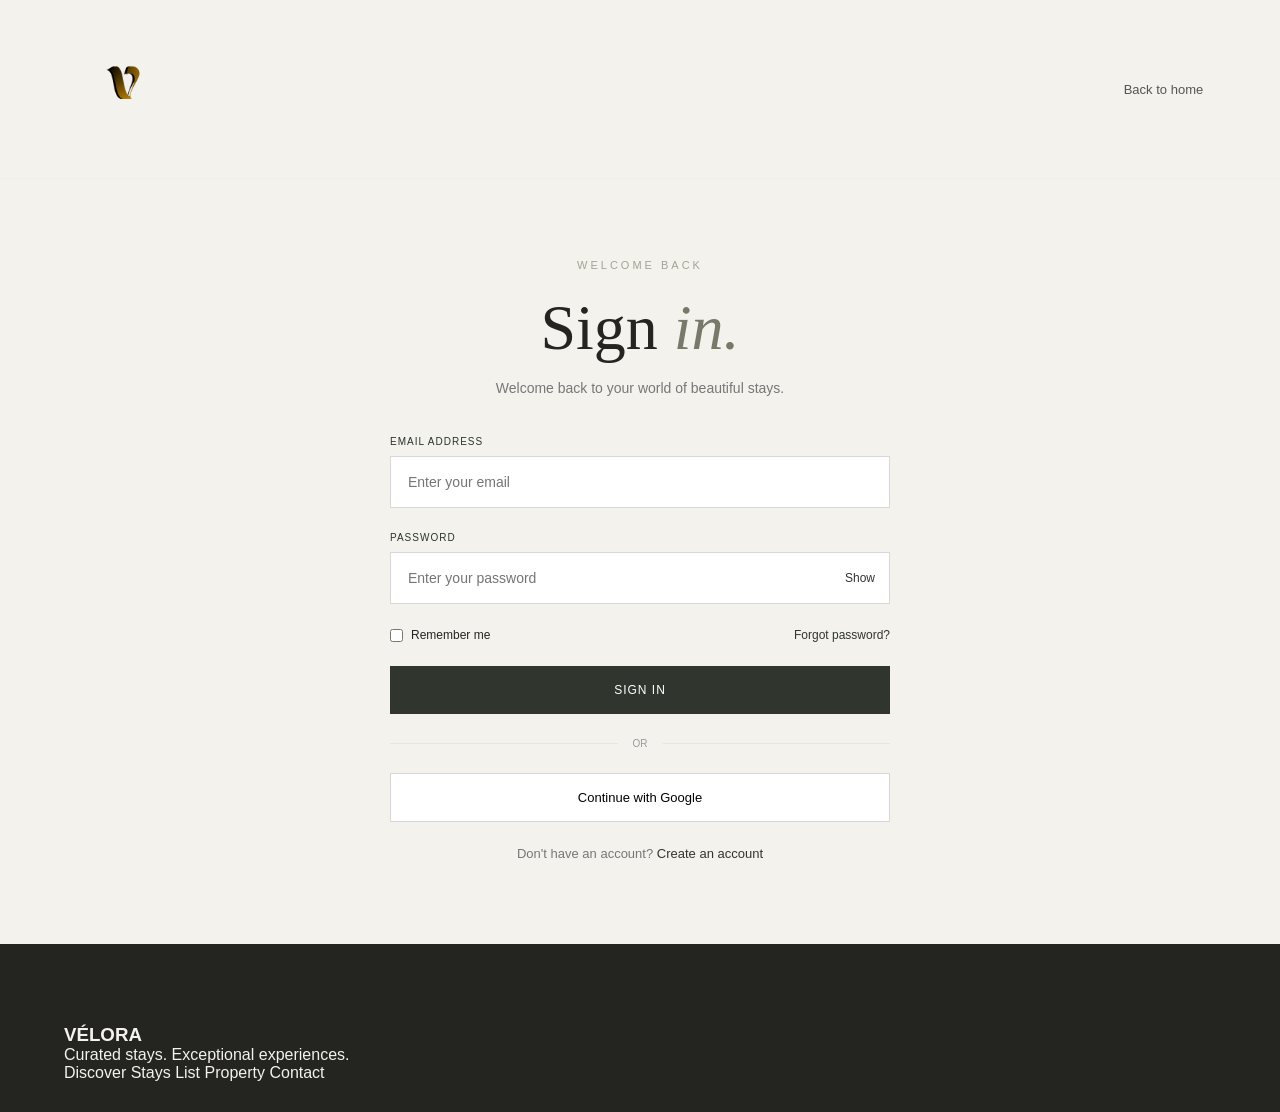
<file: sign.html>
<!DOCTYPE html>
<html lang="en">

<head>

    <meta charset="UTF-8">

    <meta name="viewport"
          content="width=device-width, initial-scale=1.0">

    <title>Sign In — VÉLORA</title>

    <link rel="stylesheet"
          href="velora.css">

    <link rel="stylesheet"
          href="responsive.css">

</head>

<body>

    <header class="auth-navbar">

                   <div class="logo"><img src="logo-removebg-preview.png" class="logm"></div>

            


        <a href="index.html"
           class="back-home">

            Back to home

        </a>

    </header>


    <main class="auth-page">

        <section class="auth-card">

            <div class="auth-header">

                <p class="section-label">
                    WELCOME BACK
                </p>

                <h1>
                    Sign <em>in.</em>
                </h1>

                <p>
                    Welcome back to your world of beautiful stays.
                </p>

            </div>


            <form id="signInForm"
                  class="auth-form">


                <div class="form-group">

                    <label for="signInEmail">
                        EMAIL ADDRESS
                    </label>

                    <input
                        type="email"
                        id="signInEmail"
                        placeholder="Enter your email"
                        required
                    >

                </div>


                <div class="form-group">

                    <label for="signInPassword">
                        PASSWORD
                    </label>

                    <div class="password-wrapper">

                        <input
                            type="password"
                            id="signInPassword"
                            placeholder="Enter your password"
                            required
                        >

                        <button
                            type="button"
                            id="togglePassword"
                            class="password-toggle">

                            Show

                        </button>

                    </div>

                </div>


                <div class="auth-options">

                    <label class="remember-me">

                        <input
                            type="checkbox"
                            id="rememberMe"
                        >

                        <span>
                            Remember me
                        </span>

                    </label>


                    <a href="#"
                       class="forgot-password">

                        Forgot password?

                    </a>

                </div>


                <button
                    type="submit"
                    class="auth-submit">

                    Sign In

                </button>


                <div class="divider">

                    <span>OR</span>

                </div>

    <button
                    type="button"
                    class="google-button">

                    Continue with Google

                </button>

                <p class="auth-footer">

                    Don't have an account?

                    <a href="create.html">
                        Create an account
                    </a>

                </p>

            </form>

        </section>

    </main>
<footer class="footer">

    <div class="footer-content">

        <h3>VÉLORA</h3>

        <p>
            Curated stays. Exceptional experiences.
        </p>

        <div class="footer-links">

            <a href="discover.html">Discover</a>
            <a href="stays.html">Stays</a>
            <a href="list-property.html">List Property</a>
            <a href="contact.html">Contact</a>

        </div>

    </div>

</footer>

    <script src="velora.js"></script>

</body>

</html>
</file>
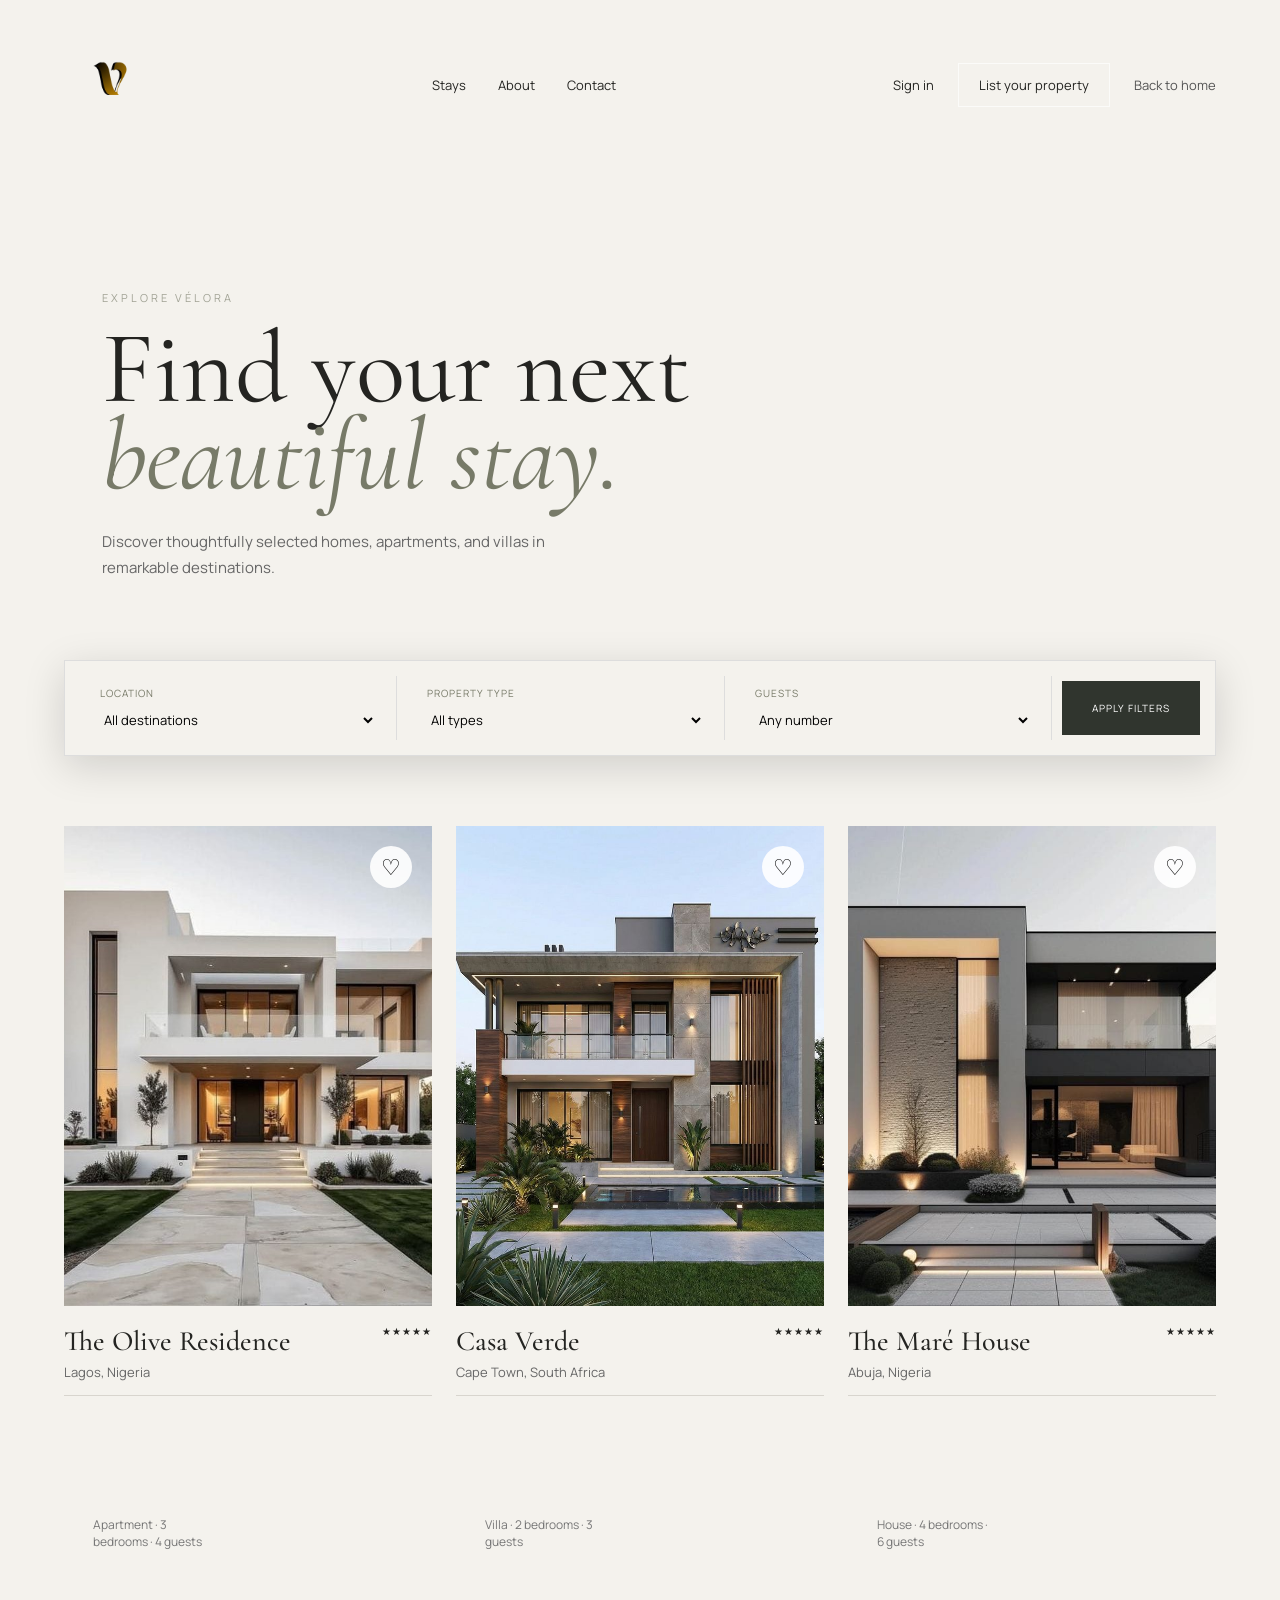
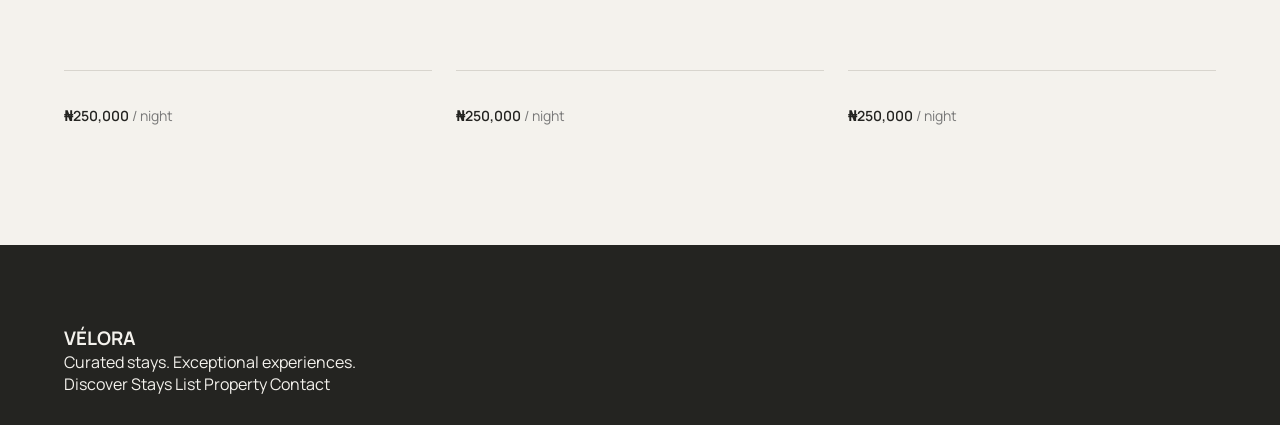
<file: stays.html>
<!DOCTYPE html>
<html lang="en">

<head>

    <meta charset="UTF-8">

    <meta name="viewport"
          content="width=device-width, initial-scale=1.0">

    <title>Explore Stays — VÉLORA</title>

    <link rel="preconnect"
          href="https://fonts.googleapis.com">

    <link rel="preconnect"
          href="https://fonts.gstatic.com"
          crossorigin>

    <link href="https://fonts.googleapis.com/css2?family=Cormorant+Garamond:wght@400;500;600;700&family=Manrope:wght@400;500;600;700&display=swap"
          rel="stylesheet">
   <link rel="stylesheet" href="velora.css">

    <link rel="stylesheet" href="responsive.css">
</head>


<body>


    <!-- NAVIGATION -->
</div>
    <header class="stays-navbar">

                   <div class="logo"><img src="logo-removebg-preview.png" class="logm"></div>



        <nav class="stays-nav-links">

            <a href="stays.html">
                Stays
            </a>

            <a href="discover.html">
                About
            </a>

            <a href="contact.html">
                Contact
            </a>
 </a>

        

        </nav>


        <div class="stays-nav-actions">

            <a href="#">
                Sign in
            </a>

            <a href="list-property.html"
               class="list-property">

                List your property

            </a>
<a href="index.html"
           class="back-home">

            Back to home

        </a>
        </div>


        <button class="menu-btn">

            ☰

        </button>

    </header>


    <!-- PAGE HEADER -->

    <main>


        <section class="stays-header-section">

            <p class="section-label">

                EXPLORE VÉLORA

            </p>


            <h1>

                Find your next
                <em>beautiful stay.</em>

            </h1>


            <p>

                Discover thoughtfully selected homes,
                apartments, and villas in remarkable destinations.

            </p>

        </section>


        <!-- FILTER BAR -->

        <section class="filter-section">


            <div class="filter-item">

                <span>
                    Location
                </span>

                <select id="locationFilter">

                    <option value="all">
                        All destinations
                    </option>

                    <option value="Lagos">
                        Lagos
                    </option>

                    <option value="Cape Town">
                        Cape Town
                    </option>

                    <option value="Paris">
                        Abuja
                    </option>

                </select>

            </div>


            <div class="filter-item">

                <span>
                    Property type
                </span>

                <select id="typeFilter">

                    <option value="all">
                        All types
                    </option>

                    <option value="Apartment">
                        Apartment
                    </option>

                    <option value="Villa">
                        Villa
                    </option>

                    <option value="House">
                        House
                    </option>

                </select>

            </div>


            <div class="filter-item">

                <span>
                    Guests
                </span>

                <select id="guestFilter">

                    <option value="all">
                        Any number
                    </option>

                    <option value="2">
                        2+ guests
                    </option>

                    <option value="4">
                        4+ guests
                    </option>

                    <option value="6">
                        6+ guests
                    </option>

                </select>

            </div>


            <button id="filterButton">

                Apply filters

            </button>


        </section>



        <!-- PROPERTY GRID -->

        <section class="all-stays-grid"
                 id="staysGrid">


            <!-- PROPERTY 1 -->

            <article class="property-card"
                     data-location="Lagos"
                     data-type="Apartment"
                     data-guests="4"
                     data-price="250000"
                     data-property="olive-residence">

                <div class="property-image">

         <a href="property.html"> <img src="bb.jpeg"
                         alt="The Olive Residence"></a>

                    <button class="favorite-btn">

                        ♡

                    </button>

                </div>


                <div class="property-info">

                    <div>

                        <h2>
                            The Olive Residence
                        </h2>

                        <p>
                            Lagos, Nigeria
                        </p>

                    </div>


                    <span>
                        ★★★★★
                    </span>

                </div>


                <p class="property-details">

                    Apartment · 3 bedrooms · 4 guests

                </p>


                <p class="property-price">

                    ₦250,000
                    <span>
                        / night
                    </span>

                </p>

            </article>


            <!-- PROPERTY 2 -->

            <article class="property-card"
                     data-location="Cape Town"
                     data-type="Villa"
                     data-guests="3"
                     data-price="180000"
                     data-property="casa-verde">


                <div class="property-image">

                   <a href="casa-verde.html">  <img src="c.jpeg"
                         alt="Casa Verde"></a>

                    <button class="favorite-btn">

                        ♡

                    </button>

                </div>


                <div class="property-info">

                    <div>

                        <h2>
                            Casa Verde
                        </h2>

                        <p>
                            Cape Town, South Africa
                        </p>

                    </div>


                    <span>
                        ★★★★★
                    </span>

                </div>


                <p class="property-details">

                    Villa · 2 bedrooms · 3 guests

                </p>


                <p class="property-price">

                   ₦250,000
                    <span>
                        / night
                    </span>

                </p>

            </article>


            <!-- PROPERTY 3 -->

            <article class="property-card"
                     data-location="Lagos"
                     data-type="House"
                     data-guests="6"
                     data-price="300000"
                     data-property="maré-house">


                <div class="property-image">

                   <a href="mare.html">  <img src="b.jpeg"  alt="The Maré House" ></a>

                    <button class="favorite-btn">

                        ♡

                    </button>

                </div>


                <div class="property-info">

                    <div>

                        <h2>
                            The Maré House
                        </h2>

                        <p>
                           Abuja, Nigeria
                        </p>

                    </div>


                    <span>
                        ★★★★★
                    </span>

                </div>


                <p class="property-details">

                    House · 4 bedrooms · 6 guests

                </p>


                <p class="property-price">

                    ₦250,000
                    <span>
                        / night
                    </span>

                </p>

            </article>

        </section>

    </main>

<footer class="footer">

    <div class="footer-content">

        <h3>VÉLORA</h3>

        <p>
            Curated stays. Exceptional experiences.
        </p>

        <div class="footer-links">

            <a href="discover.html">Discover</a>
            <a href="stays.html">Stays</a>
            <a href="list-property.html">List Property</a>
            <a href="contact.html">Contact</a>

        </div>

    </div>

</footer>
    <script src="velora.js"></script>

</body>

</html>
</file>
<file: velora.css>
/* =========================
   VÉLORA DESIGN SYSTEM
========================= */
html{
    scroll-behavior:smooth;
}
:root {
    --ivory: #F4F2ED;
    --charcoal: #242421;
    --olive: #777A68;
    --sand: #D8D0C2;
    --forest: #30352E;
    --white: #FFFFFF;

    --heading-font: "Cormorant Garamond", serif;
    --body-font: "Manrope", sans-serif;
}

/* =========================
   RESET
========================= */

* {
    margin: 0;
    padding: 0;
    box-sizing: border-box;
}

html {
    scroll-behavior: smooth;
}

body {
    background-color: var(--ivory);
    color: var(--charcoal);
    font-family: var(--body-font);
}

img {
    width: 100%;
    display: block;
}

a {
    color: inherit;
    text-decoration: none;
}

button {
    font-family: inherit;
    cursor: pointer;
}

/* =========================
   NAVIGATION
========================= */

.navbar {
    position: absolute;
    top: 0;
    left: 0;
    width: 100%;
    padding: 24px 5%;
    display: flex;
    align-items: center;
    justify-content: space-between;
    color: var(--white);
    z-index: 10;
}

.navbar2 {
    position: absolute;
    top: 0;
    left: 0;
    width: 100%;
    padding: 24px 5%;
    display: flex;
    align-items: center;
    justify-content: space-between;
    color: black;
    z-index: 10;
}


.logo {
    display: flex;
    align-items: center;
  gap: 3px;
  flex-direction: row;
}
.logm{
    margin-top: 32px;
    height: 90px;
    width: auto;
    
}
.logt{
    display: flex;
    flex-direction: row;
    font-size: 32px;
margin-left: -22px;
padding-left: 0;
font-family: var(--heading-font);
}
.nav-links {
    display: flex;
    gap: 32px;
}

.nav-links a,
.sign-in {
    font-size: 13px;
    letter-spacing: 0.5px;
}

.nav-actions {
    display: flex;
    align-items: center;
    gap: 24px;
}

.list-property {
    border: 1px solid rgba(255, 255, 255, 0.7);
    padding: 12px 20px;
    font-size: 12px;
}

.menu-btn {
    display: none;
    background: none;
    border: none;
    color: black;
    font-size: 24px;
}


/* =========================
   HERO
========================= */

.hero {
    min-height: 100vh;

    position: relative;

    background-image: url("1a.jpeg");
    background-size: cover;
    background-position: center;

    display: flex;
    align-items: center;
    justify-content: center;

    color: var(--white);
}

.hero-overlay {
    position: absolute;
    inset: 0;

    background: rgba(0, 0, 0, 0.28);
}

.hero-content {
    position: relative;

    max-width: 850px;
    text-align: center;

    padding: 20px;
}

.hero-label {
    font-size: 11px;
    letter-spacing: 3px;
    margin-bottom: 24px;
}

.hero h1 {
    font-family: var(--heading-font);

    font-size: clamp(56px, 7vw, 100px);

    font-weight: 400;
    line-height: 0.95;

    margin-bottom: 24px;
}

.hero-description {
    max-width: 500px;
    margin: auto;

    font-size: 15px;
    line-height: 1.7;
}



.search-bar {
    position: absolute;
    bottom: 40px;
    left: 50%;
    transform: translateX(-50%);
    width: 90%;
    max-width: 1000px;
    background: var(--ivory);
    color: var(--charcoal);
    padding: 10px;
    display: flex;
    align-items: center;
    box-shadow: 0 10px 40px rgba(0, 0, 0, 0.15);
}

.search-item {
    flex: 1;
    padding: 12px 20px;
    border-right: 1px solid #ddd;
}


.search-btn {
    border: none;
    background: var(--forest);
    color: var(--white);

    padding: 20px 28px;

    text-transform: uppercase;
    letter-spacing: 1px;
    font-size: 11px;
}


.search-item label {

    font-size: 11px;

    letter-spacing: 1.5px;

    color: #333;

}


.search-item input {

    width: 100%;

    border: none;

    outline: none;

    background: transparent;

    font-family: inherit;

    font-size: 15px;

    color: #333;

}


.search-item input::placeholder {

    color: #777;

}


/* GUEST CONTROL */

.guest-control {

    display: flex;

    align-items: center;

    gap: 15px;

}


.guest-control button {

    width: 28px;

    height: 28px;

    border: 1px solid #aaa;

    background: transparent;

    font-size: 18px;

    cursor: pointer;

    transition: 0.3s ease;

}


.guest-control button:hover {

    background-color: var(--forest);

    color: white;

    border-color: var(--forest);

}


.guest-control span {

    min-width: 3px;

    text-align: center;

}



.search-btn {
    border: none;

    background: var(--forest);
    color: var(--white);

    padding: 20px 28px;

    text-transform: uppercase;
    letter-spacing: 1px;
    font-size: 11px;
}


/* =========================
   INTRODUCTION SECTION
========================= */

.intro-section {
    min-height: 800px;

    padding: 140px 8%;

    display: grid;
    grid-template-columns: 0.9fr 1.1fr;
    gap: 10%;

    align-items: center;
}

.intro-content {
    max-width: 520px;
}

.section-label {
    margin-bottom: 30px;
    font-size: 10px;
    letter-spacing: 3px;
    text-transform: uppercase;

    color: var(--olive);
}

.intro-content h2 {
    font-family: var(--heading-font);
    font-size: clamp(48px, 5vw, 76px);
    font-weight: 400;
    line-height: 0.95;
    margin-bottom: 35px;
}

.intro-content h2 em {
    display: block;
    color: var(--olive);
}

.intro-text {
    max-width: 400px;

    color: #666;

    font-size: 15px;
    line-height: 1.8;

    margin-bottom: 35px;
}

.text-link {
    display: inline-flex;
    align-items: center;
    gap: 15px;

    font-size: 12px;
    text-transform: uppercase;
    letter-spacing: 1.5px;

    border-bottom: 1px solid var(--charcoal);

    padding-bottom: 8px;
}

.text-link span {
    font-size: 18px;
    transition: transform 0.3s ease;
}

.text-link:hover span {
    transform: translateX(8px);
}

.intro-image {
    height: 650px;
    overflow: hidden;
}

.intro-image {
    width: 100%;
    height: 100%;
    object-fit: cover;
    transition: transform 0.8s ease;
}

.intro-image:hover img {
    transform: scale(1.04);
}

/* =========================
   FEATURED STAYS
========================= */

.featured-stays {
    padding: 140px 5%;
}

.section-header {
    display: flex;
    align-items: end;
    justify-content: space-between;

    margin-bottom: 60px;
}

.section-header h2 {
    font-family: var(--heading-font);

    font-size: clamp(50px, 6vw, 82px);

    font-weight: 400;
    line-height: 0.9;
}

.section-header h2 em {
    color: var(--olive);
}

.stays-grid {
    display: grid;

    grid-template-columns: repeat(3, 1fr);

    gap: 24px;
}

.stay-card {
    cursor: pointer;
}

.stay-image {
    height: 500px;

    position: relative;

    overflow: hidden;

    background-color: var(--sand);
}

.stay-image img {
    width: 100%;
    height: 100%;

    object-fit: cover;

    transition: transform 0.8s ease;
}

.stay-card:hover .stay-image img {
    transform: scale(1.05);
}

.favorite-btn {
    position: absolute;
    top: 20px;
    right: 20px;
    width: 42px;
    height: 42px;
    cursor: pointer;
    border: none;
    border-radius: 50%;
    background: rgba(255, 255, 255, 0.9);
    font-size: 22px;
    transition: all 0.3s ease;
}

.favorite-btn:hover {
    background: var(--forest);
    color: var(--white);
}
.favorite-btn.liked{
    color: rgb(177, 9, 9);
}
.stay-info {
    padding-top: 20px;
}

.stay-title {
    display: flex;

    justify-content: space-between;
    align-items: center;
}

.stay-title h3 {
    font-family: var(--heading-font);

    font-size: 28px;

    font-weight: 500;
}

.stay-title span {
    font-size: 10px;
    letter-spacing: 2px;
}

.stay-location {
    margin-top: 6px;

    font-size: 13px;
}

.stay-details {
    margin-top: 12px;

    color: #777;

    font-size: 12px;
}

.stay-price {
    margin-top: 15px;

    font-size: 14px;
    font-weight: 600;
}

.stay-price span {
    color: #777;
    font-weight: 400;
}

/* =========================
   DESTINATIONS
========================= */

.destinations-section {
    padding: 140px 5%;

    background-color: var(--sand);
}

.destinations-header {
    display: flex;

    align-items: end;
    justify-content: space-between;

    margin-bottom: 60px;
}

.destinations-header h2 {
    font-family: var(--heading-font);

    font-size: clamp(50px, 6vw, 82px);

    font-weight: 400;
    line-height: 0.9;
}

.destinations-header h2 em {
    color: var(--olive);
}

.destinations-intro {
    max-width: 300px;

    color: #666;

    font-size: 14px;
    line-height: 1.7;
}

.destinations-grid {
    display: grid;

    grid-template-columns: 1.4fr 1fr 1fr;

    gap: 20px;

    min-height: 650px;
}

.destination-card {
    position: relative;

    min-height: 500px;

    overflow: hidden;

    color: var(--white);
}

.destination-card img {
    width: 100%;
    height: 100%;

    object-fit: cover;

    transition: transform 0.8s ease;
}

.destination-card:hover img {
    transform: scale(1.06);
}

.destination-overlay {
    position: absolute;

    inset: 0;

    background: linear-gradient(
        to top,
        rgba(0, 0, 0, 0.65),
        transparent 60%
    );
}

.destination-content {
    position: absolute;

    left: 30px;
    bottom: 30px;
}

.destination-content p {
    font-size: 10px;

    letter-spacing: 3px;

    margin-bottom: 10px;
}

.destination-content h3 {
    font-family: var(--heading-font);

    font-size: 52px;

    font-weight: 400;

    margin-bottom: 10px;
}

.destination-content span {
    font-size: 11px;

    letter-spacing: 1px;

    text-transform: uppercase;
}

/* =========================
   SIGNATURE PROPERTY
========================= */

.signature-property {
    padding: 160px 8%;

    display: grid;

    grid-template-columns: 1.1fr 0.9fr;

    gap: 10%;

    align-items: center;
}

.signature-image {
    height: 750px;

    position: relative;

    overflow: hidden;
}

.signature-image img {
    width: 100%;
    height: 100%;

    object-fit: cover;

    transition: transform 1s ease;
}

.signature-image:hover img {
    transform: scale(1.04);
}

.image-label {
    position: absolute;

    left: 25px;
    bottom: 25px;

    color: var(--white);

    font-size: 10px;

    letter-spacing: 2px;
}

.signature-content {
    max-width: 480px;
}

.signature-content h2 {
    font-family: var(--heading-font);

    font-size: clamp(50px, 5vw, 78px);

    font-weight: 400;

    line-height: 0.9;

    margin-bottom: 35px;
}

.signature-content h2 em {
    display: block;

    color: var(--olive);
}

.signature-description {
    color: #666;

    font-size: 15px;

    line-height: 1.8;

    margin-bottom: 45px;
}

.property-details {
    display: grid;

    grid-template-columns: repeat(3, 1fr);

    gap: 20px;

    padding: 25px 0;

    margin-bottom: 35px;

    border-top: 1px solid #D8D5CE;
    border-bottom: 1px solid #D8D5CE;
}

.property-details span {
    display: block;

    font-size: 9px;

    letter-spacing: 1.5px;

    color: var(--olive);

    margin-bottom: 8px;
}

.property-details p {
    font-size: 12px;
}

/* =========================
   SERVICES
========================= */

.services-section {
    padding: 140px 8%;

    background-color: var(--sand);
}

.services-header {
    max-width: 650px;

    margin-bottom: 90px;
}

.services-header h2 {
    font-family: var(--heading-font);

    font-size: clamp(50px, 6vw, 82px);

    font-weight: 400;

    line-height: 0.9;
}

.services-header h2 em {
    display: block;

    color: var(--olive);
}

.services-grid {
    display: grid;

    grid-template-columns: repeat(4, 1fr);

    border-top: 1px solid rgba(36, 36, 33, 0.25);
}

.service-item {
    position: relative;
    padding: 35px 30px 20px 0;
    min-height: 300px;
    border-right: 1px solid rgba(36, 36, 33, 0.25);
}

.back1{
    background: url(d1.jpeg);
    background-size: cover;
    height: 250px;
}

.back2{
    background: url(d2.jpeg);
    background-size: cover;
    height: 250px;
}

.back3{
    background: url(d3.jpeg);
    background-size: cover;
    height: 250px;
}

.back4{
    background: url(d4.jpeg);
    background-size: cover;
    height: 250px;
}

.service-item:not(:first-child) {
    padding-left: 30px;
}

.service-item:last-child {
    border-right: none;
}

.service-number {
    font-size: 11px;

    color: black;
}

.service-icon {
    margin-top: 50px;

    font-size: 32px;

    font-family: var(--heading-font);
}

.service-item h3 {
    margin-top: 25px;

    font-family: var(--heading-font);

    font-size: 28px;

    font-weight: 500;
}

.service-item p {
    max-width: 220px;

    margin-top: 15px;

    color: #666;

    font-size: 13px;

    line-height: 1.7;
}

/* =========================
   CTA SECTION
========================= */

.cta-section {
    min-height: 650px;

    padding: 120px 8%;

    display: flex;
    align-items: center;
    justify-content: center;

    text-align: center;

    background-color: var(--forest);

    color: var(--ivory);
}

.cta-content {
    max-width: 800px;
}

.cta-content .section-label {
    color: var(--sand);
}

.cta-content h2 {
    font-family: var(--heading-font);

    font-size: clamp(60px, 8vw, 110px);

    font-weight: 400;

    line-height: 0.85;

    margin-bottom: 50px;
}

.cta-content h2 em {
    display: block;

    color: var(--sand);
}

.cta-button {
    display: inline-flex;

    align-items: center;
    gap: 20px;

    padding: 18px 28px;

    border: 1px solid var(--sand);

    font-size: 11px;

    text-transform: uppercase;

    letter-spacing: 1.5px;

    transition: all 0.3s ease;
}

.cta-button:hover {
    background-color: var(--ivory);

    color: var(--forest);
}

.cta-button span {
    font-size: 18px;
}

/* =========================
   NEWSLETTER
========================= */

.newsletter-section {
    padding: 120px 8%;

    display: flex;

    align-items: end;
    justify-content: space-between;

    gap: 60px;
}

.newsletter-content {
    max-width: 500px;
}

.newsletter-content h2 {
    font-family: var(--heading-font);

    font-size: 64px;

    font-weight: 400;

    margin-bottom: 20px;
}

.newsletter-content > p:last-child {
    color: #666;

    font-size: 14px;

    line-height: 1.7;
}

.newsletter-form {
    display: flex;

    width: 100%;
    max-width: 500px;

    border-bottom: 1px solid var(--charcoal);
}

.newsletter-form input {
    flex: 1;

    padding: 18px 0;

    border: none;
    outline: none;

    background: transparent;

    font-family: var(--body-font);
}

.newsletter-form button {
    padding: 18px 0;

    border: none;

    background: transparent;

    text-transform: uppercase;

    font-size: 10px;

    letter-spacing: 1px;
}

/* =========================
   FOOTER
========================= */

.footer {
    padding: 80px 5% 30px;

    background-color: var(--charcoal);

    color: var(--ivory);
}

.footer-top {
    display: grid;

    grid-template-columns: 2fr repeat(3, 1fr);

    gap: 60px;

    padding-bottom: 100px;
}

.footer-logo {
    font-family: var(--heading-font);

    font-size: 42px;

    letter-spacing: 5px;
}

.footer-brand p {
    margin-top: 15px;

    color: #aaa;

    font-size: 13px;
}

.footer-column {
    display: flex;

    flex-direction: column;

    gap: 14px;
}

.footer-column h4 {
    margin-bottom: 15px;

    color: var(--sand);

    font-size: 10px;

    text-transform: uppercase;

    letter-spacing: 2px;
}

.footer-column a {
    color: #aaa;

    font-size: 13px;

    transition: color 0.3s ease;
}

.footer-column a:hover {
    color: var(--ivory);
}

.footer-bottom {
    display: flex;

    justify-content: space-between;

    padding-top: 25px;

    border-top: 1px solid #444;

    color: #777;

    font-size: 11px;
}

.footer-bottom div {
    display: flex;

    gap: 25px;
}

/* =========================================
   JAVASCRIPT INTERACTION STYLES
========================================= */


/* NAVBAR AFTER SCROLL */

.navbar.scrolled {
    position: fixed;

    background-color: var(--ivory);

    color: var(--charcoal);

    box-shadow: 0 5px 20px rgba(0, 0, 0, 0.08);

    transition: all 0.4s ease;
}

.navbar.scrolled .list-property {
    border-color: var(--charcoal);
}


/* FAVORITE BUTTON */

.favorite-btn.liked {
    background-color: white;

    color: rgb(177, 9, 9);
}


/* SEARCH ACTIVE STATE */

.search-item.active {
    background-color: var(--sand);
}


/* SCROLL REVEAL */

.reveal {
    opacity: 0;

    transform: translateY(40px);

    transition:
        opacity 0.8s ease,
        transform 0.8s ease;
}

.revealed {
    opacity: 1;

    transform: translateY(0);
}


/* PAGE LOADING */

body {
    opacity: 0;

    transition: opacity 0.5s ease;
}

body.loaded {
    opacity: 1;
}
.log{
    bottom: 30px;
}
/* =========================
   STAYS PAGE
========================= */

.stays-navbar {
    position: relative;

    padding: 24px 5%;

    display: flex;

    align-items: center;
flex-direction: row;

    justify-content: space-between;

    background-color: var(--ivory);

    color: var(--charcoal);
}

.stays-nav-links {
    display: flex;
    gap: 32px;
}

.stays-nav-links a,
.stays-nav-actions a {
    font-size: 13px;
}

.stays-nav-actions {
    display: flex;

    align-items: center;

    gap: 24px;
}

.stays-header-section {
    padding: 120px 8% 80px;

    max-width: 900px;
}

.stays-header-section h1 {
    font-family: var(--heading-font);

    font-size: clamp(60px, 8vw, 110px);

    font-weight: 400;

    line-height: 0.85;
}

.stays-header-section h1 em {
    display: block;

    color: var(--olive);
}

.stays-header-section > p:last-child {
    max-width: 450px;

    margin-top: 30px;

    color: #666;

    font-size: 15px;

    line-height: 1.7;
}


/* FILTERS */

.filter-section {
    margin: 0 5% 70px;
    padding: 15px;
    display: flex;
    align-items: center;
    gap: 10px;
    border: 1px solid #ddd;
    background: var(--ivory);
    color: var(--charcoal);
    box-shadow: 0 10px 40px rgba(0, 0, 0, 0.15);
}

.filter-item {
    flex: 1;

    padding: 10px 20px;

    border-right: 1px solid #ddd;
}

.filter-item span {
    display: block;

    margin-bottom: 8px;

    color: var(--olive);

    font-size: 10px;

    text-transform: uppercase;

    letter-spacing: 1px;
}

.filter-item select,
#sortFilter {
    width: 100%;

    border: none;

    outline: none;

    background: transparent;

    font-family: var(--body-font);

    font-size: 13px;
}

#filterButton {
    padding: 20px 30px;

    border: none;

    background-color: var(--forest);

    color: var(--white);

    text-transform: uppercase;

    letter-spacing: 1px;

    font-size: 10px;
}


/* RESULTS */

.results-header {
    margin: 0 5% 30px;

    display: flex;

    justify-content: space-between;

    align-items: center;
}

.results-header p {
    font-size: 14px;
}

#resultsCount {
    font-weight: 700;
}


/* PROPERTY GRID */

.all-stays-grid {
    padding: 0 5% 120px;

    display: grid;

    grid-template-columns: repeat(3, 1fr);

    gap: 40px 24px;
}

.property-card {
    cursor: pointer;
}

.property-image {
    height: 480px;

    position: relative;

    overflow: hidden;
}

.property-image img {
    width: 100%;
    height: 100%;

    object-fit: cover;

    transition: transform 0.8s ease;
}

.property-card:hover .property-image img {
    transform: scale(1.05);
}

.property-info {
    padding-top: 18px;

    display: flex;

    justify-content: space-between;

    gap: 15px;
}

.property-info h2 {
    font-family: var(--heading-font);

    font-size: 28px;

    font-weight: 500;
}

.property-info p {
    margin-top: 5px;

    font-size: 13px;

    color: #666;
}

.property-info > span {
    font-size: 10px;

    letter-spacing: 1px;
}

.property-details {
    margin-top: 14px;

    color: #777;

    font-size: 12px;
}

.property-price {
    margin-top: 12px;

    font-size: 14px;

    font-weight: 600;
}

.property-price span {
    color: #777;

    font-weight: 400;
}

/* =========================
   PROPERTY DETAILS PAGE
========================= */

.property-navbar {
    padding: 24px 5%;

    display: flex;

    align-items: center;

    justify-content: space-between;

    background-color: var(--ivory);
}

.property-nav-links {
    display: flex;

    gap: 32px;
}

.property-nav-links a,
.property-nav-actions a {
    font-size: 13px;
}

.property-nav-actions {
    display: flex;

    align-items: center;

    gap: 25px;
}

.property-header {
    padding: 100px 8% 50px;

    display: flex;

    justify-content: space-between;

    align-items: end;
}

.property-header h1 {
    font-family: var(--heading-font);

    font-size: clamp(55px, 7vw, 100px);

    font-weight: 400;

    line-height: 0.85;
}

.property-location {
    margin-top: 20px;

    color: #666;

    font-size: 14px;
}

.property-rating {
    text-align: right;
}

.property-rating span {
    font-size: 12px;

    letter-spacing: 2px;
}

.property-rating p {
    margin-top: 8px;

    color: #666;

    font-size: 12px;
}


/* GALLERY */

.property-gallery {
    margin: 0 5%;

    height: 650px;

    display: grid;

    grid-template-columns: 1.5fr 1fr;

    gap: 10px;

    overflow: hidden;
}

.gallery-main {
    height: 100%;
}

.gallery-main img,
.gallery-small img {
    width: 100%;
    height: 100%;

    object-fit: cover;
}

.gallery-small {
    position: relative;

    display: grid;
    grid-template-columns: 3fr 3fr;
    transform: all ease-in-out 0.5s;
    gap: 10px;
}



.view-gallery-btn {
    position: absolute;

    right: 20px;
    bottom: 20px;

    padding: 14px 20px;

    border: none;

    background-color: var(--ivory);

    font-size: 11px;

    text-transform: uppercase;

    letter-spacing: 1px;
}


/* CONTENT */

.property-layout {
    padding: 100px 8% 150px;

    display: grid;

    grid-template-columns: 1.2fr 0.8fr;

    gap: 10%;

    align-items: start;
}

.host-section {
    padding-bottom: 35px;

    display: flex;

    justify-content: space-between;

    align-items: center;

    border-bottom: 1px solid #ddd;
}

.host-section h2,
.property-description h2,
.amenities-section h2 {
    font-family: var(--heading-font);

    font-size: 32px;

    font-weight: 500;
}

.host-section p {
    margin-top: 10px;

    color: #666;

    font-size: 13px;
}

.host-avatar {
    width: 55px;
    height: 55px;

    display: flex;

    align-items: center;
    justify-content: center;

    border-radius: 50%;

    background-color: var(--forest);

    color: var(--white);

    font-family: var(--heading-font);

    font-size: 25px;
}

.property-description {
    padding: 50px 0;

    border-bottom: 1px solid #ddd;
}

.property-description p {
    max-width: 600px;

    margin-top: 20px;

    color: #666;

    font-size: 14px;

    line-height: 1.8;
}


/* AMENITIES */

.amenities-section {
    padding-top: 50px;
}

.amenities-grid {
    margin-top: 30px;

    display: grid;

    grid-template-columns: repeat(2, 1fr);

    gap: 25px;
}

.amenity {
    display: flex;

    align-items: center;

    gap: 15px;
}

.amenity span {
    font-size: 24px;
}

.amenity p {
    font-size: 13px;
}


/* BOOKING CARD */

.booking-card {
    position: sticky;

    top: 100px;

    padding: 30px;

    border: 1px solid #ddd;

    box-shadow: 0 15px 40px rgba(0, 0, 0, 0.06);
}

.booking-price strong {
    font-family: var(--heading-font);

    font-size: 34px;

    font-weight: 500;
}

.booking-price span {
    color: #666;

    font-size: 13px;
}

.booking-form {
    margin-top: 30px;
}

.booking-dates {
    display: grid;

    grid-template-columns: 1fr 1fr;

    border: 1px solid #ccc;
}

.booking-dates > div {
    padding: 14px;

}

.booking-dates > div:first-child {
    border-right: 1px solid #ccc;
}

.booking-form label {
    display: block;

    margin-bottom: 8px;

    font-size: 9px;

    letter-spacing: 1px;
}

.booking-form input,
.booking-form select {
    width: 100%;

    border: none;

    outline: none;

    background: transparent;

    font-family: var(--body-font);

    font-size: 12px;
}

.guest-selector {
    margin-top: 12px;

    padding: 14px;

    border: 1px solid #ccc;
}

.reserve-btn {
    width: 100%;

    margin-top: 20px;

    padding: 18px;

    border: none;

    background-color: var(--forest);

    color: var(--white);

    font-size: 11px;

    text-transform: uppercase;

    letter-spacing: 1px;

    cursor: pointer;
}

.booking-note {
    margin-top: 15px;

    text-align: center;

    color: #777;

    font-size: 11px;
}


/* PRICE BREAKDOWN */

.price-breakdown {
    margin-top: 30px;

    padding-top: 25px;

    border-top: 1px solid #ddd;

    font-size: 13px;
}

.price-breakdown > div {
    display: flex;

    justify-content: space-between;

    margin-bottom: 18px;
}

.total-price {
    padding-top: 20px;

    border-top: 1px solid #ddd;
}

/* =========================================
   AUTHENTICATION
========================================= */

.auth-navbar {

    display: flex;

    align-items: center;

    justify-content: space-between;

    padding: 28px 6%;

    border-bottom: 1px solid #eeeeee;

}


.back-home {

    color: #555;

    font-size: 13px;

    text-decoration: none;

}


.auth-page {

    display: flex;

    justify-content: center;

    min-height: 85vh;

    padding: 80px 20px;

}


.auth-card {

    width: 100%;

    max-width: 500px;

}


.auth-header {

    margin-bottom: 40px;

    text-align: center;

}


.auth-header h1 {

    margin: 15px 0;

    font-family: var(--heading-font);

    font-size: 64px;

    font-weight: 400;

}


.auth-header h1 em {

    color: var(--olive);

}


.auth-header > p:last-child {

    color: #777;

    font-size: 14px;

}


.auth-form {

    display: flex;

    flex-direction: column;

    gap: 24px;

}


.form-group {

    display: flex;

    flex-direction: column;

    gap: 9px;

}


.form-group label {

    color: #28352d;

    font-size: 10px;

    letter-spacing: 1px;

}


.form-group input {

    width: 100%;

    padding: 17px;

    border: 1px solid #d8d8d8;

    outline: none;

    font-family: inherit;

    font-size: 14px;

}


.form-group input:focus {

    border-color: var(--forest);

}


.password-wrapper {

    position: relative;

}


.password-wrapper input {

    padding-right: 70px;

}


.password-toggle {

    position: absolute;

    top: 50%;

    right: 15px;

    transform: translateY(-50%);

    border: none;

    background: none;

    color: var(--forest);

    font-size: 12px;

    cursor: pointer;

}


.auth-options {

    display: flex;

    align-items: center;

    justify-content: space-between;

    font-size: 12px;

}


.remember-me {

    display: flex;

    align-items: center;

    gap: 8px;

}


.forgot-password {

    color: var(--forest);

    text-decoration: none;

}


.auth-submit {

    width: 100%;

    padding: 17px;

    border: none;

    background-color: var(--forest);

    color: white;

    cursor: pointer;

    font-size: 12px;

    letter-spacing: 1px;

    text-transform: uppercase;

}



.no .auth-submit {

    width: 400%;

    padding: 17px;

    border: none;

    background-color: var(--forest);

    color: white;

    cursor: pointer;

    font-size: 12px;

    letter-spacing: 1px;

    text-transform: uppercase;

}
   




.auth-submit:hover {

    opacity: 0.9;

}


.divider {

    display: flex;

    align-items: center;

    gap: 15px;

    color: #999;

    font-size: 10px;

}


.divider::before,
.divider::after {

    content: "";

    flex: 1;

    height: 1px;

    background-color: #e5e5e5;

}


.google-button {

    padding: 16px;

    border: 1px solid #d8d8d8;

    background-color: white;

    cursor: pointer;

    font-family: inherit;

    font-size: 13px;

}


.auth-footer {

    color: #777;

    text-align: center;

    font-size: 13px;

}


.auth-footer a {

    color: var(--forest);

    text-decoration: none;

}

/* =========================================
   ABOUT / DISCOVER VÉLORA PAGE
========================================= */


.about-navbar {

    display: flex;

    align-items: center;

    justify-content: space-between;

    padding: 25px 6%;

    border-bottom: 1px solid #eeeeee;

}


.about-navbar nav {

    display: flex;

    gap: 35px;

}


.about-navbar nav a {

    color: #444;

    font-size: 11px;

    letter-spacing: 1px;

    text-decoration: none;

}


.nav-book-button {

    padding: 13px 20px;

    background-color: var(--forest);

    color: white;

    font-size: 10px;

    letter-spacing: 1px;

    text-decoration: none;

}


/* HERO */

.about-hero {

    padding: 150px 8% 130px;

    text-align: center;

}


.about-hero h1 {

    max-width: 900px;

    margin: 25px auto;

    font-family: var(--heading-font);

    font-size: clamp(

        65px,

        10vw,

        150px

    );

    font-weight: 400;

    line-height: 0.85;

}


.about-hero h1 em {

    display: block;

    color: var(--olive);

}


.about-hero-text {

    max-width: 500px;

    margin: 45px auto 0;

    color: #666;

    font-size: 15px;

    line-height: 1.8;

}


/* INTRODUCTION */

.about-introduction {

    display: grid;

    grid-template-columns: 1fr 1fr;

    gap: 80px;

    align-items: center;

    padding: 100px 8%;

    background-color: #f4f2ed;

}


.about-image {

    height: 650px;

}


.about-image img {

    width: 100%;

    height: 100%;

    object-fit: cover;

}


.about-introduction-content h2 {

    max-width: 500px;

    margin: 25px 0 35px;

    font-family: var(--heading-font);

    font-size: clamp(

        45px,

        5vw,

        75px

    );

    font-weight: 400;

    line-height: 0.95;

}


.about-introduction-content h2 em {

    color: var(--olive);

}


.about-introduction-content p {

    max-width: 450px;

    margin-bottom: 20px;

    color: #666;

    font-size: 14px;

    line-height: 1.8;

}


.about-introduction-content .text-link {

    display: inline-block;

    margin-top: 20px;

}


/* WHY VÉLORA */

.why-velora {

    padding: 130px 8%;

}


.why-velora-header {

    margin-bottom: 70px;

}


.why-velora-header h2 {

    max-width: 700px;

    margin-top: 25px;

    font-family: var(--heading-font);

    font-size: clamp(

        50px,

        7vw,

        100px

    );

    font-weight: 400;

    line-height: 0.9;

}


.why-velora-header h2 em {

    display: block;

    color: var(--olive);

}


.why-velora-grid {

    display: grid;

    grid-template-columns:

        repeat(3, 1fr);

    gap: 20px;

}


.why-card {

    min-height: 350px;

    padding: 35px;

    border-top: 1px solid #333;

}


.why-number {

    color: var(--olive);

    font-size: 12px;

}


.why-card h3 {

    margin: 70px 0 25px;

    font-family: var(--heading-font);

    font-size: 30px;

    font-weight: 400;

}


.why-card p {

    color: #666;

    font-size: 13px;

    line-height: 1.8;

}


/* VÉLORA STANDARD */

.velora-standard {

    display: flex;

    align-items: center;

    min-height: 650px;

    padding: 100px 8%;

    background-color: var(--forest);

    color: white;

}


.velora-standard-content {

    max-width: 800px;

}


.velora-standard .section-label {

    color: #d8d2c7;

}


.velora-standard h2 {

    margin: 30px 0;

    font-family: var(--heading-font);

    font-size: clamp(

        50px,

        7vw,

        100px

    );

    font-weight: 400;

    line-height: 0.9;

}


.velora-standard h2 em {

    display: block;

    color: #d8d2c7;

}


.velora-standard p {

    max-width: 450px;

    color: #d8d8d8;

    line-height: 1.8;

}


.standard-button {

    display: inline-block;

    margin-top: 35px;

    padding: 16px 25px;

    background-color: white;

    color: var(--forest);

    font-size: 10px;

    letter-spacing: 1px;

    text-decoration: none;

}


/* FOOTER */

.about-footer {

    padding: 70px 8%;

    background-color: #f4f2ed;

}


.about-footer h2 {

    font-family: var(--heading-font);

    font-size: 45px;

    font-weight: 400;

}


.about-footer p {

    margin-top: 10px;

    color: #777;

}

/* =========================================
   CASA VERDE PROPERTY PAGE
========================================= */

.property-hero {
    min-height: 85vh;
    display: grid;
    grid-template-columns: 1.1fr 0.9fr;
    gap: 60px;
    align-items: center;
    padding: 140px 8% 80px;
}

.property-hero-image {
    height: 650px;
    overflow: hidden;
}

.property-hero-image img {
    width: 100%;
    height: 100%;
    object-fit: cover;
}

.property-hero-content {
    max-width: 520px;
}

.property-label,
.section-label {
    font-size: 11px;
    letter-spacing: 3px;
    text-transform: uppercase;
    margin-bottom: 20px;
    opacity: 0.65;
}

.property-hero h1 {
    font-family: "Cormorant Garamond", serif;
    font-size: clamp(60px, 8vw, 110px);
    font-weight: 500;
    line-height: 0.9;
    margin-bottom: 25px;
}

.property-location {
    font-size: 14px;
    margin-bottom: 30px;
    opacity: 0.7;
}

.property-location i {
    margin-right: 8px;
}

.property-description {
    font-size: 16px;
    line-height: 1.8;
    opacity: 0.75;
    margin-bottom: 40px;
}

.primary-btn {
    display: inline-flex;
    align-items: center;
    gap: 15px;
    padding: 15px 25px;
    text-decoration: none;
    background: #1d2922;
    color: white;
    font-size: 13px;
    transition: 0.3s ease;
}

.primary-btn:hover {
    transform: translateY(-3px);
}


/* PROPERTY DETAILS */

.property-details {
    display: grid;
    grid-template-columns: 1fr 1fr;
    gap: 80px;
    padding: 120px 8%;
}

.details-intro {
    max-width: 520px;
}

.details-intro h2,
.gallery-heading h2,
.amenities-heading h2,
.booking-content h2 {
    font-family: "Cormorant Garamond", serif;
    font-size: clamp(42px, 5vw, 70px);
    font-weight: 500;
    line-height: 1;
    margin-bottom: 30px;
}

.details-intro h2 em,
.gallery-heading h2 em,
.amenities-heading h2 em,
.booking-content h2 em {
    font-style: italic;
}

.details-intro p:last-child {
    line-height: 1.8;
    opacity: 0.7;
}

.property-info-grid {
    display: grid;
    grid-template-columns: 1fr 1fr;
    gap: 35px;
    align-content: center;
}

.info-item {
    display: flex;
    flex-direction: column;
    gap: 10px;
    border-top: 1px solid rgba(0, 0, 0, 0.2);
    padding-top: 20px;
}

.info-item i {
    font-size: 20px;
    margin-bottom: 10px;
}

.info-item span {
    font-size: 12px;
    opacity: 0.6;
}

.info-item strong {
    font-size: 18px;
    font-weight: 500;
}


/* GALLERY */

.property-gallery {
    padding: 80px 8% 120px;
}

.gallery-heading {
    max-width: 600px;
    margin-bottom: 50px;
}

.gallery-grid {
    display: grid;
    grid-template-columns: 2fr 2fr 2fr;
    gap: 20px;
    height: 500px;
}

.gallery-grid div {
    overflow: hidden;
}

.gallery-grid img {
    width: 100%;
    height: 100%;
    object-fit: cover;
    transition: transform 0.5s ease;
}

.gallery-grid img:hover {
    transform: scale(1.05);
}


/* AMENITIES */

.amenities-section {
    padding: 120px 8%;
    background: #f3f1ec;
}

.amenities-heading {
    max-width: 650px;
    margin-bottom: 60px;
}

.amenities-grid {
    display: grid;
    grid-template-columns: repeat(3, 1fr);
    gap: 40px;
}

.amenity {
    display: flex;
    align-items: center;
    gap: 15px;
    padding-bottom: 20px;
    border-bottom: 1px solid rgba(0, 0, 0, 0.15);
}

.amenity i {
    font-size: 18px;
}

.amenity span {
    font-size: 14px;
}


/* BOOKING */

.booking-section {
    padding: 160px 8%;
    text-align: center;
}

.booking-content {
    max-width: 700px;
    margin: auto;
}

.booking-content p:not(.section-label) {
    max-width: 500px;
    margin: 0 auto 40px;
    line-height: 1.8;
    opacity: 0.7;
}


/* RESPONSIVE DESIGN */

@media (max-width: 900px) {

    .property-hero {
        grid-template-columns: 1fr;
        padding-top: 110px;
    }

    .property-hero-image {
        height: 500px;
    }

    .property-details {
        grid-template-columns: 1fr;
        gap: 60px;
    }

    .gallery-grid {
        grid-template-columns: 1fr 1fr;
        height: auto;
    }

    .gallery-large {
        grid-column: span 2;
        height: 400px;
    }

    .gallery-grid div:not(.gallery-large) {
        height: 300px;
    }

    .amenities-grid {
        grid-template-columns: 1fr 1fr;
    }
}


@media (max-width: 600px) {

    .property-hero {
        padding: 100px 6% 60px;
    }

    .property-hero-image {
        height: 400px;
    }

    .property-details,
    .property-gallery,
    .amenities-section {
        padding-left: 6%;
        padding-right: 6%;
    }

    .property-info-grid {
        grid-template-columns: 1fr 1fr;
        gap: 25px;
    }

    .gallery-grid {
        display: flex;
        flex-direction: column;
    }

    .gallery-grid div,
    .gallery-large,
    .gallery-grid div:not(.gallery-large) {
        height: 300px;
    }

    .amenities-grid {
        grid-template-columns: 1fr;
    }

    .booking-section {
        padding: 100px 6%;
    }

}

/* =========================================
   CASA VERDE BOOKING CARD
========================================= */

.booking-card {
    max-width: 850px;
    margin: 70px auto 0;
    padding: 35px;
    background:var(--ivory) ;
    box-shadow: 0 15px 50px rgba(0, 0, 0, 0.08);
    text-align: left;
}

.booking-price {
    display: flex;
    align-items: baseline;
    gap: 8px;
    margin-bottom: 30px;
}

.booking-price span {
    font-size: 13px;
    opacity: 0.6;
}

.booking-price strong {
    font-family: "Cormorant Garamond", serif;
    font-size: 38px;
    font-weight: 500;
}

.booking-price small {
    font-size: 13px;
    opacity: 0.6;
}

.booking-form {
    display: grid;
    grid-template-columns: repeat(3, 1fr) auto;
    gap: 15px;
    align-items: end;
}

.booking-input {
    display: flex;
    flex-direction: column;
    gap: 8px;
}

.booking-input label {
    font-size: 10px;
    letter-spacing: 1.5px;
    opacity: 0.6;
}

.booking-input input,
.booking-input select {
    width: 100%;
    padding: 14px;
    border: 1px solid rgba(0, 0, 0, 0.2);
    background: transparent;
    font-family: inherit;
    font-size: 13px;
    outline: none;
}

.booking-input input:focus,
.booking-input select:focus {
    border-color: #1d2922;
}

.booking-form .primary-btn {
    border: none;
    cursor: pointer;
    white-space: nowrap;
}

.wishlist-page{

    max-width:1200px;

    margin:80px auto;

    padding:0 30px;
}

.wishlist-page h1{

    margin-bottom:40px;
}

.wishlist-card{

    padding:25px;

    border-radius:12px;

    background:#f8f8f8;

    margin-bottom:20px;

    box-shadow:0 6px 18px rgba(0,0,0,.08);
}

.wishlist-card{

    background:white;

    border-radius:15px;

    padding:25px;

    margin-bottom:20px;

    box-shadow:
    0 10px 25px rgba(0,0,0,.08);

}

.wishlist-content p{

    color:#777;

    margin:10px 0 20px;
}

.wishlist-actions{

    display:flex;
    gap:15px;
}

.view-property-btn{

    text-decoration:none;

    padding:12px 18px;

    background:#222;

    color:white;

    border-radius:8px;
}

.remove-btn{

    border:none;

    padding:12px 18px;

    background:#eee;

    border-radius:8px;

    cursor:pointer;
}
/* =========================
   REVIEWS
========================= */

.reviews-section{

    padding:80px 8%;
}

.reviews-header{

    margin-bottom:40px;
}

.reviews-header h2{

    font-size:32px;
    margin-bottom:10px;
}

.reviews-header p{

    color:#777;
}

.reviews-grid{

    display:grid;

    grid-template-columns:
    repeat(auto-fit,minmax(280px,1fr));

    gap:25px;
}

.review-card{

    background:#fff;

    padding:25px;

    border-radius:12px;

    box-shadow:
    0 8px 20px rgba(0,0,0,.08);
}

.review-card h4{

    margin-bottom:8px;
}

.review-card span{

    display:block;

    margin-bottom:15px;

    color:#f4b400;

    font-size:18px;
}

.review-card p{

    color:#666;

    line-height:1.7;
}

/* =========================
   REVIEW STATS
========================= */

.review-stats{

    display:grid;

    grid-template-columns:
    repeat(3,1fr);

    gap:20px;

    margin:30px 0 50px;
}

.stat-card{

    background:#fff;

    padding:25px;

    border-radius:12px;

    text-align:center;

    box-shadow:
    0 8px 20px rgba(0,0,0,.08);
}

.stat-card h3{

    font-size:32px;

    margin-bottom:10px;

    color:#222;
}

.stat-card p{

    color:#777;
}

@media(max-width:768px){

    .review-stats{

        grid-template-columns:1fr;
    }

}

/* =========================
   LOCATION SECTION
========================= */

.location-section{

    padding:80px 8%;
}

.section-title{

    margin-bottom:40px;
}

.section-title h2{

    font-size:32px;
    margin-bottom:10px;
}

.section-title p{

    color:#777;
}

.location-grid{

    display:grid;

    grid-template-columns:
    2fr 1fr;

    gap:30px;
}

.map-placeholder{

    background:#f8f8f8;

    min-height:350px;

    border-radius:15px;

    padding:40px;

    display:flex;

    flex-direction:column;

    justify-content:center;
}

.nearby-places{

    display:flex;

    flex-direction:column;

    gap:15px;
}

.place-item{

    display:flex;

    justify-content:space-between;

    align-items:center;

    padding:20px;

    background:white;

    border-radius:12px;

    box-shadow:
    0 8px 20px rgba(0,0,0,.08);
}

@media(max-width:768px){

    .location-grid{

        grid-template-columns:1fr;
    }

}
</file>
<file: book.css>
/* =========================
   BOOKING PAGE
========================= */

.booking-header {
    display: flex;
    justify-content: space-between;
    align-items: center;
    padding: 25px 7%;
    border-bottom: 1px solid #e5e5e5;
}

.back-link {
    color: #555;
    text-decoration: none;
    font-size: 14px;
}

.back-link i {
    margin-right: 8px;
}


/* =========================
   BOOKING CONTAINER
========================= */

.booking-container {
    max-width: 1200px;
    margin: 60px auto;
    padding: 0 30px;

    display: grid;
    grid-template-columns: 1.5fr 1fr;
    gap: 80px;
}


/* =========================
   FORM SECTION
========================= */

.booking-form-section h1 {
    font-size: 42px;
    margin-bottom: 10px;
}

.booking-subtitle {
    color: #777;
    margin-bottom: 45px;
}

.form-section {
    margin-bottom: 45px;
}

.form-section h2 {
    font-size: 22px;
    margin-bottom: 25px;
}


/* =========================
   INPUTS
========================= */

.input-row {
    display: grid;
    grid-template-columns: 1fr 1fr;
    gap: 20px;
}

.input-group {
    display: flex;
    flex-direction: column;
    margin-bottom: 20px;
}

.input-group label {
    font-size: 14px;
    font-weight: 500;
    margin-bottom: 8px;
}

.input-group input {
    width: 100%;
    padding: 15px;
    border: 1px solid #dcdcdc;
    border-radius: 8px;
    font-size: 15px;
    outline: none;
}

.input-group input:focus {
    border-color: #222;
}


/* =========================
   BUTTON
========================= */

.confirm-booking-btn {
    width: 100%;
    padding: 17px;
    border: none;
    border-radius: 8px;

    background: #222;
    color: white;

    font-size: 16px;
    font-weight: 600;

    cursor: pointer;
    transition: 0.3s;
}

.confirm-booking-btn:hover {
    background: #444;
}


/* =========================
   BOOKING SUMMARY
========================= */

.booking-summary {
    background: #f8f8f8;
    padding: 30px;
    border-radius: 15px;
    height: fit-content;
}

.booking-summary h2 {
    margin-bottom: 25px;
}

.booking-details-card {
    background: white;
    padding: 20px;
    border-radius: 10px;
}

.booking-details-card img {
    background: url(a2.jpeg);
    width: 100%;
    height: 200px;
    object-fit: cover;
    border-radius: 8px;
    margin-bottom: 20px;
}

.booking-details-card h3 {
    margin-bottom: 15px;
}

.booking-info {
    display: flex;
    justify-content: space-between;
    margin: 12px 0;
    font-size: 14px;
}

.booking-total {
    border-top: 1px solid #ddd;
    margin-top: 20px;
    padding-top: 20px;

    display: flex;
    justify-content: space-between;

    font-size: 18px;
    font-weight: 600;
}


/* =========================
   RESPONSIVE
========================= */

@media (max-width: 800px) {

    .booking-container {
        grid-template-columns: 1fr;
        gap: 40px;
        margin: 35px auto;
    }

    .booking-form-section h1 {
        font-size: 32px;
    }

}


@media (max-width: 500px) {

    .booking-header {
        padding: 20px;
    }

    .booking-container {
        padding: 0 20px;
    }

    .input-row {
        grid-template-columns: 1fr;
        gap: 0;
    }

}

.empty-booking {
    text-align: center;
    padding: 30px 10px;
}

.empty-booking i {
    font-size: 40px;
    margin-bottom: 15px;
}

.empty-booking h3 {
    margin-bottom: 10px;
}

.empty-booking p {
    color: #777;
    margin-bottom: 20px;
}

.browse-stays-btn {
    display: inline-block;
    padding: 12px 20px;
    background: #222;
    color: white;
    text-decoration: none;
    border-radius: 8px;
}
</file>
<file: contact.css>
/* =========================
   CONTACT PAGE
========================= */

.contact-header{
    display:flex;
    justify-content:space-between;
    align-items:center;

    padding:25px 8%;

    border-bottom:1px solid #e5e5e5;

    background:white;
}

.contact-header nav{
    display:flex;
    gap:25px;
}

.contact-header nav a{
    text-decoration:none;
    color:#222;
    font-weight:500;
}

.contact-hero{
    text-align:center;

    padding:100px 20px 70px;

    background:#f8f7f3;
}

.contact-hero h1{
    font-size:56px;
    margin-bottom:20px;
}

.contact-hero p{
    max-width:700px;
    margin:auto;

    color:#666;
    line-height:1.8;
}

/* =========================
   CONTACT SECTION
========================= */

.contact-container{
    max-width:1200px;

    margin:80px auto;

    padding:0 30px;

    display:grid;
    grid-template-columns:1fr 1.5fr;
    gap:60px;
}

.contact-info{
    background:#f8f8f8;

    padding:35px;

    border-radius:12px;
}

.contact-info h2{
    margin-bottom:25px;
}

.contact-info p{
    margin-bottom:18px;
    color:#555;
}

/* =========================
   FORM
========================= */

.contact-form{
    display:flex;
    flex-direction:column;
    gap:20px;
}

.form-group{
    display:flex;
    flex-direction:column;
}

.form-group label{
    margin-bottom:8px;
    font-weight:600;
}

.form-group input,
.form-group textarea{

    padding:15px;

    border:1px solid #ddd;

    border-radius:8px;

    font-size:15px;

    outline:none;
}

.form-group input:focus,
.form-group textarea:focus{

    border-color:#222;
}

.send-btn{

    padding:16px;

    border:none;

    background:#222;
    color:white;

    border-radius:8px;

    font-size:16px;
    font-weight:600;

    cursor:pointer;

    transition:.3s;
}

.send-btn:hover{

    background:#444;
}

/* =========================
   MOBILE
========================= */

@media(max-width:768px){

.contact-header{

    flex-direction:column;
    gap:15px;
}

.contact-header nav{

    flex-wrap:wrap;
    justify-content:center;
}

.contact-hero h1{

    font-size:40px;
}

.contact-container{

    grid-template-columns:1fr;
}

}
</file>
<file: create.css>
.auth-container{

    min-height:100vh;

    display:flex;

    justify-content:center;
    align-items:center;

    padding:40px 20px;

    background:#f8f7f3;
}

.auth-card{

    width:100%;
    max-width:500px;

    background:white;

    padding:40px;

    border-radius:16px;

    box-shadow:
    0 10px 30px rgba(0,0,0,.08);
}

.auth-card h1{

    margin-bottom:10px;
}

.auth-card p{

    color:#666;
}

.form-group{

    display:flex;
    flex-direction:column;

    margin-top:20px;
}

.form-group label{

    margin-bottom:8px;

    font-weight:600;
}

.form-group input{

    padding:15px;

    border:1px solid #ddd;

    border-radius:8px;

    font-size:15px;
}

.create-account-btn{

    width:100%;

    margin-top:25px;

    padding:16px;

    border:none;

    background:#222;
    color:white;

    border-radius:8px;

    font-size:16px;

    cursor:pointer;
}

.auth-footer{

    text-align:center;

    margin-top:20px;
}
</file>
<file: responsive.css>
@media (max-width: 768px) {

    .navbar {
        padding: 20px;
    }
    .stays-navbar{
         padding: 20px;
         
    }

    .nav-links,
    .nav-actions {
        display: none;
    }

    .menu-btn {
        display: block;
    }

    .hero {
        min-height: 100vh;
    }

    .hero h1 {
        font-size: 56px;
    }

    .hero-description {
        font-size: 14px;
    }

    .search-bar {
        bottom: 20px;

        width: calc(100% - 40px);

        display: grid;
        grid-template-columns: 1fr 1fr;
    }

    .search-item {
        border-right: none;
        border-bottom: 1px solid #ddd;
    }

    .search-btn {
        grid-column: span 2;
        width: 100%;
    }
}


@media (max-width: 768px) {

    .intro-section {
        padding: 90px 20px;

        display: flex;
        flex-direction: column;

        gap: 50px;

        align-items: stretch;
    }

    .intro-content h2 {
        font-size: 52px;
    }

    .intro-text {
        font-size: 14px;
    }

    .intro-image {
        height: 500px;
    }

}

@media (max-width: 768px) {

    .featured-stays {
        padding: 90px 20px;
    }

    .section-header {
        display: block;
    }

    .section-header .text-link {
        margin-top: 30px;
    }

    .stays-grid {
        display: flex;

        overflow-x: auto;

        gap: 16px;

        padding-bottom: 20px;
    }

    .stay-card {
        min-width: 82vw;
    }

    .stay-image {
        height: 450px;
    }

    .stay-title h3 {
        font-size: 25px;
    }

}

@media (max-width: 768px) {

    .destinations-section {
        padding: 90px 20px;
    }

    .destinations-header {
        display: block;
    }

    .destinations-intro {
        margin-top: 25px;
    }

    .destinations-grid {
        display: flex;

        flex-direction: column;

        min-height: auto;

        gap: 16px;
    }

    .destination-card {
        min-height: 450px;
    }

    .destination-content h3 {
        font-size: 46px;
    }

}


@media (max-width: 768px) {

    .signature-property {
        padding: 90px 20px;

        display: flex;

        flex-direction: column;

        gap: 50px;

        align-items: stretch;
    }

    .signature-image {
        height: 550px;
    }

    .signature-content h2 {
        font-size: 54px;
    }

    .property-details {
        gap: 10px;
    }

    .property-details p {
        font-size: 11px;
    }

}

@media (max-width: 768px) {

    .services-section {
        padding: 90px 20px;
    }

    .services-header {
        margin-bottom: 60px;
    }

    .services-grid {
        display: block;
    }

    .service-item,
    .service-item:not(:first-child) {
        padding: 30px 0;

        min-height: auto;

        border-right: none;

        border-bottom: 1px solid rgba(36, 36, 33, 0.25);
    }

    .service-item:last-child {
        border-bottom: none;
    }

    .service-icon {
        margin-top: 30px;
    }
}

@media (max-width: 768px) {

    .cta-section {
        min-height: 550px;

        padding: 90px 20px;
    }

    .cta-content h2 {
        font-size: 65px;
    }

    .newsletter-section {
        padding: 90px 20px;

        display: block;
    }

    .newsletter-content h2 {
        font-size: 52px;
    }

    .newsletter-form {
        margin-top: 50px;
    }

    .footer {
        padding: 70px 20px 25px;
    }

    .footer-top {
        display: grid;

        grid-template-columns: 1fr 1fr;

        gap: 50px 30px;

        padding-bottom: 70px;
    }

    .footer-brand {
        grid-column: span 2;
    }

    .footer-bottom {
        display: block;

        line-height: 2;
    }

    .footer-bottom div {
        margin-top: 15px;
    }

}

@media (max-width: 768px) {

    .nav-links.active,
    .nav-actions.active {

        display: flex;

        position: absolute;

        left: 0;

        width: 100%;

        background-color: var(--ivory);

        color: var(--charcoal);

        flex-direction: column;

        align-items: center;

        padding: 30px;

        gap: 25px;

    }

    .nav-links.active {

        top: 80px;

    }

    .nav-actions.active {

        top: 250px;

    }

    .nav-links.active a,
    .nav-actions.active a {

        color: var(--charcoal);

    }

}
@media (max-width: 768px) {

    .property-nav-links {
        display: none;
    }

    .property-header {
        padding: 70px 20px 40px;

        display: block;
    }

    .property-header h1 {
        font-size: 62px;
    }

    .property-rating {
        margin-top: 30px;

        text-align: left;
    }

    .property-gallery {
        margin: 0 20px;

        height: 500px;

        display: block;
    }

    .gallery-main {
        height: 100%;
    }

    .gallery-small {
        display: none;
    }

    .property-layout {
        padding: 80px 20px;

        display: block;
    }

    .booking-card {
        position: static;

        margin-top: 70px;
    }

    .amenities-grid {
        grid-template-columns: 1fr;
    }

}

@media (max-width: 768px) {


    .about-navbar {

        padding: 20px 5%;

    }


    .about-navbar nav {

        display: none;

    }


    .about-hero {

        padding: 100px 6%;

    }


    .about-introduction {

        display: flex;

        flex-direction: column;

        gap: 50px;

        padding: 80px 6%;

    }


    .about-image {

        width: 100%;

        height: 450px;

    }


    .why-velora {

        padding: 80px 6%;

    }


    .why-velora-grid {

        display: flex;

        flex-direction: column;

    }


    .why-card {

        min-height: auto;

        padding: 30px 0;

    }


    .why-card h3 {

        margin-top: 40px;

    }


    .velora-standard {

        min-height: 550px;

        padding: 80px 6%;

    }

}
</file>
<file: photo.css>
/* ===========================
   PHOTO GALLERY PAGE
=========================== */

body{
    margin:0;
    background:#f8f7f3;
    font-family:Arial, Helvetica, sans-serif;
}

/* Header */

.gallery-header{

    display:flex;
    justify-content:space-between;
    align-items:center;

    padding:35px 8%;

    border-bottom:1px solid #ddd;

    background:white;

}

.back-btn{

    text-decoration:none;
    color:#222;

    font-weight:600;

}

.gallery-header h1{

    margin:0;
    font-size:32px;

}

.gallery-header p{

    margin-top:6px;
    color:#777;

}


/* Gallery */

.gallery-container{

    width:90%;
    max-width:1400px;

    margin:50px auto;

    display:grid;

    grid-template-columns:
        repeat(auto-fit,minmax(320px,1fr));

    gap:22px;

}

.gallery-image{
    width:100%;
    height:300px;

    object-fit:cover;

    border-radius:12px;

    cursor:pointer;

    transition:.35s;

    box-shadow:0}
</file>
